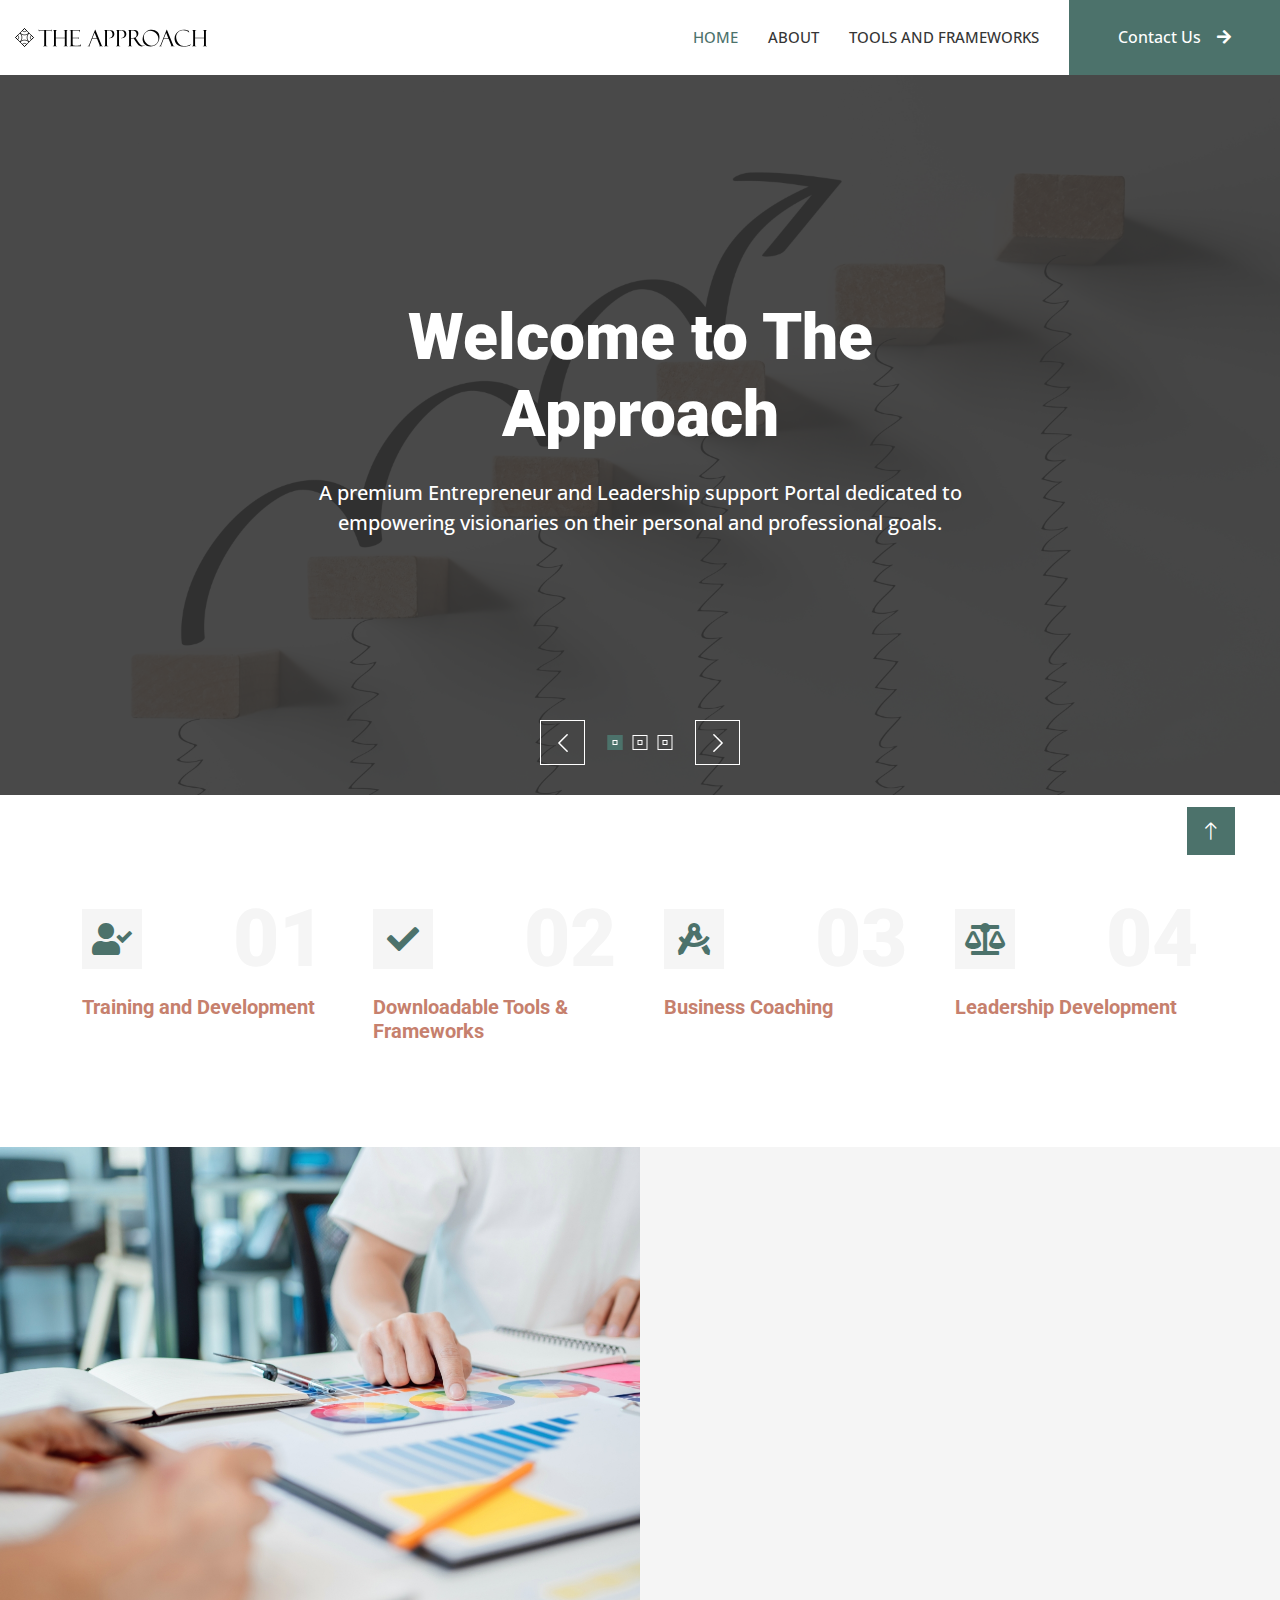
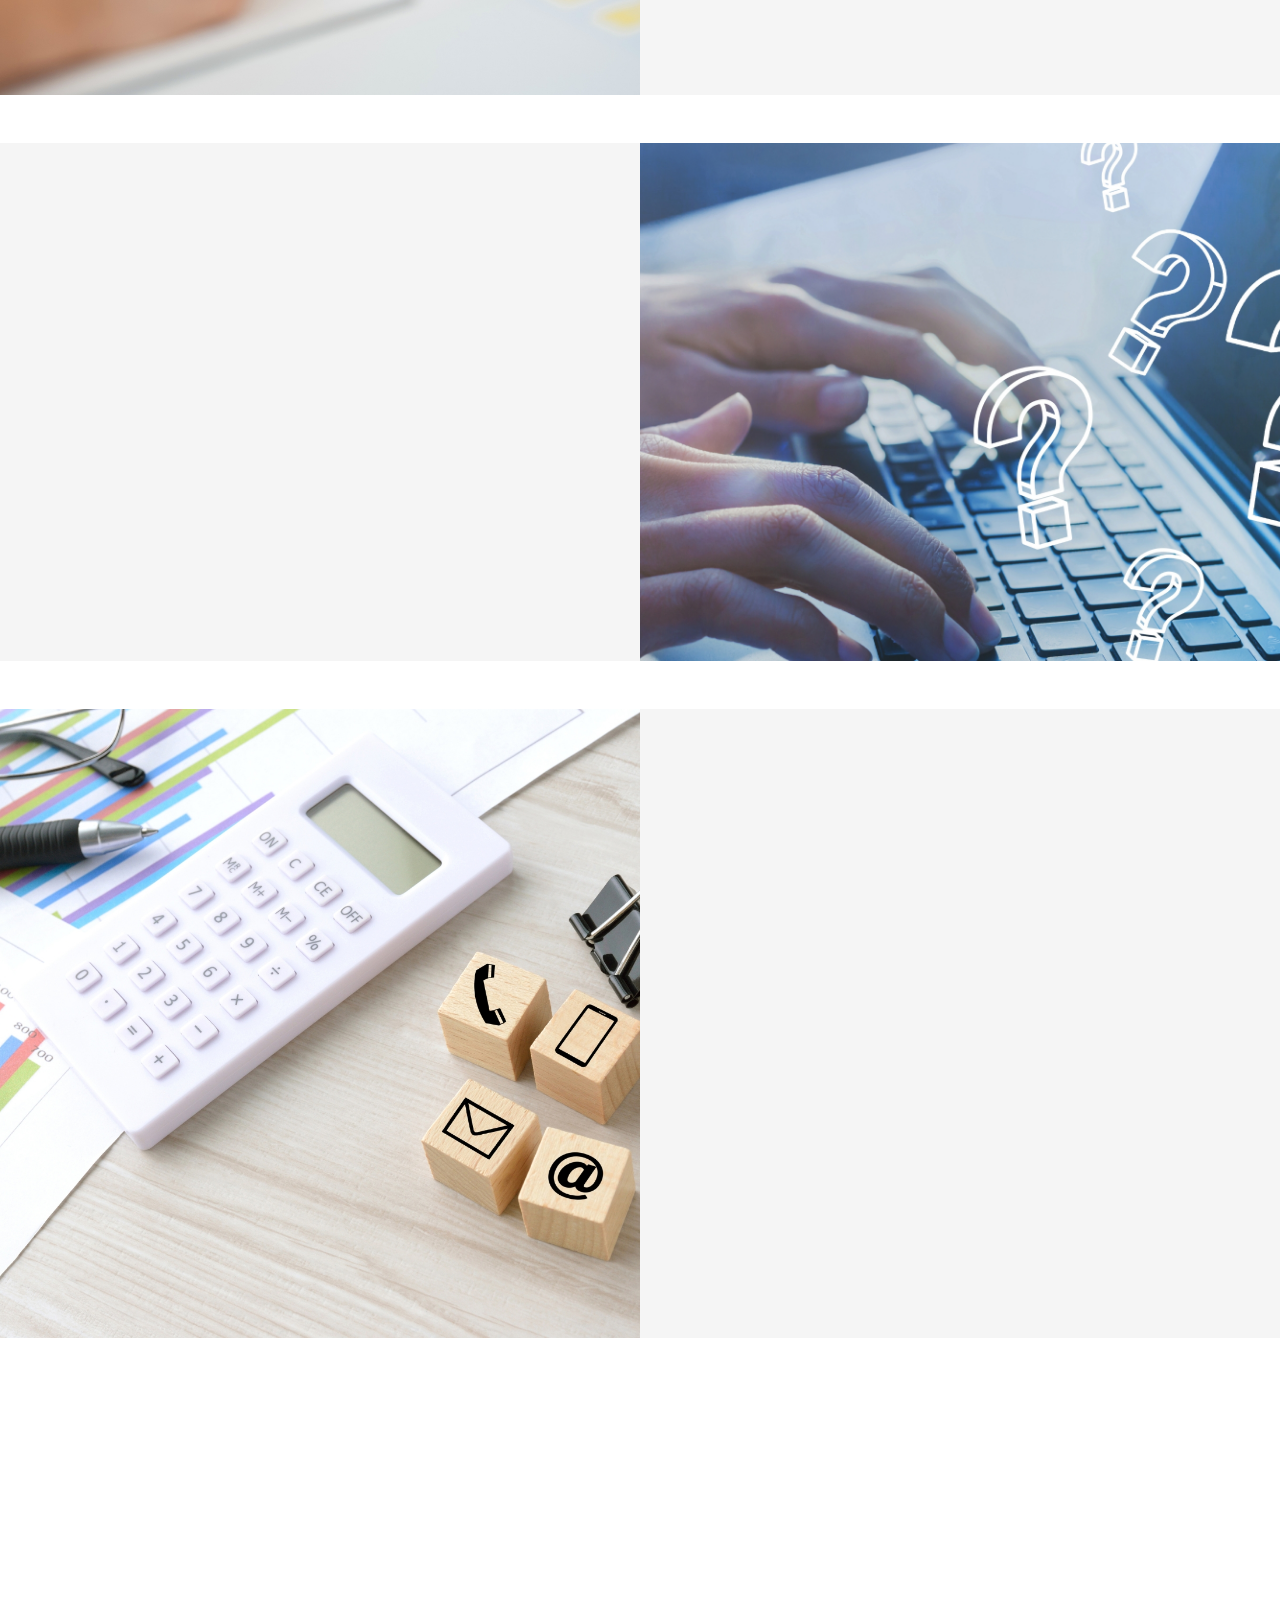
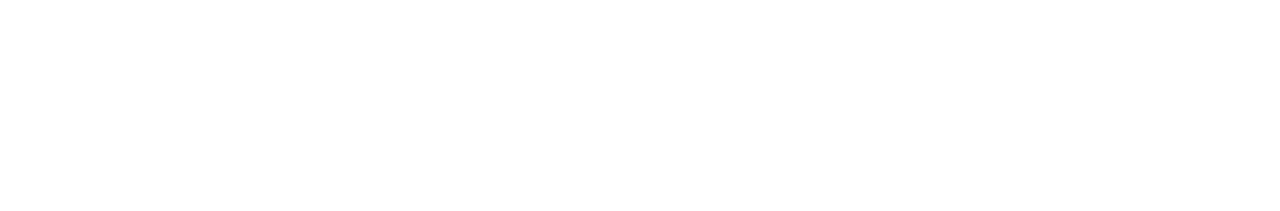
<file: index.html>
<!DOCTYPE html>
<html lang="en">

<head>
    <meta charset="utf-8">
    <title>The Approach</title>
    <meta content="width=device-width, initial-scale=1.0" name="viewport">
    <meta content="" name="keywords">
    <meta content="" name="description">

    <!-- Favicon -->
    <link href="img/favicon.ico" rel="icon">

    <!-- Google Web Fonts -->
    <link rel="preconnect" href="https://fonts.googleapis.com">
    <link rel="preconnect" href="https://fonts.gstatic.com" crossorigin>
    <link
        href="https://fonts.googleapis.com/css2?family=Open+Sans:wght@400;500&family=Roboto:wght@500;700;900&display=swap"
        rel="stylesheet">

    <!-- Icon Font Stylesheet -->
    <link href="https://cdnjs.cloudflare.com/ajax/libs/font-awesome/5.10.0/css/all.min.css" rel="stylesheet">
    <link href="https://cdn.jsdelivr.net/npm/bootstrap-icons@1.4.1/font/bootstrap-icons.css" rel="stylesheet">

    <!-- Libraries Stylesheet -->
    <link href="lib/animate/animate.min.css" rel="stylesheet">
    <link href="lib/owlcarousel/assets/owl.carousel.min.css" rel="stylesheet">
    <link href="lib/lightbox/css/lightbox.min.css" rel="stylesheet">

    <!-- Customized Bootstrap Stylesheet -->
    <link href="css/bootstrap.min.css" rel="stylesheet">

    <!-- Template Stylesheet -->
    <link href="css/style.css" rel="stylesheet">
</head>

<body>
    <!-- Spinner Start -->
    <div id="spinner"
        class="show bg-white position-fixed translate-middle w-100 vh-100 top-50 start-50 d-flex align-items-center justify-content-center">
        <div class="spinner-grow text-primary" style="width: 3rem; height: 3rem;" role="status">
            <span class="sr-only">Loading...</span>
        </div>
    </div>
    <!-- Spinner End -->


    <!-- Navbar Start -->
    <nav class="navbar navbar-expand-lg bg-white navbar-light sticky-top p-0">

        <img src="img/The Approach Logo_Black.svg" style="width: 15%; margin-left: 15px;">
        <button type="button" class="navbar-toggler me-4" data-bs-toggle="collapse" data-bs-target="#navbarCollapse">
            <span class="navbar-toggler-icon"></span>
        </button>
        <div class="collapse navbar-collapse" id="navbarCollapse">
            <div class="navbar-nav ms-auto p-4 p-lg-0">
                <a href="index.html" class="nav-item nav-link active">Home</a>
                <a href="about.html" class="nav-item nav-link">About</a>
                <a href="service.html" class="nav-item nav-link">Tools and Frameworks</a>
            </div>
            <a href="contact.html" class="btn btn-primary py-4 px-lg-5 d-none d-lg-block">Contact Us<i
                    class="fa fa-arrow-right ms-3"></i></a>
        </div>
    </nav>
    <!-- Navbar End -->


    <!-- Carousel Start -->
    <div class="container-fluid p-0 pb-5">
        <div class="owl-carousel header-carousel position-relative">
            <div class="owl-carousel-item position-relative">
                <img class="img-fluid" src="img/carousel-1.jpg" alt="">
                <div class="position-absolute top-0 start-0 w-100 h-100 d-flex align-items-center"
                    style="background: rgba(53, 53, 53, .9);">
                    <div class="container">
                        <div class="row justify-content-center">
                            <div class="col-12 col-lg-8 text-center">
                                <h1 class="display-3 text-white animated slideInDown mb-4">Welcome to The Approach</h1>
                                <p class="fs-5 fw-medium text-white mb-4 pb-2">A premium Entrepreneur and Leadership
                                    support Portal dedicated to empowering visionaries on their personal and
                                    professional goals.</p>
                                <!-- <a href="" class="btn btn-primary py-md-3 px-md-5 me-3 animated slideInLeft">Read
                                    More</a>
                                <a href="" class="btn btn-light py-md-3 px-md-5 animated slideInRight">Free Quote</a> -->
                            </div>
                        </div>
                    </div>
                </div>
            </div>
            <div class="owl-carousel-item position-relative">
                <img class="img-fluid" src="img/carousel-2.jpg" alt="">
                <div class="position-absolute top-0 start-0 w-100 h-100 d-flex align-items-center"
                    style="background: rgba(53, 53, 53, .9);">
                    <div class="container">
                        <div class="row justify-content-center">
                            <div class="col-12 col-lg-8 text-center">
                                <h1 class="display-3 text-white animated slideInDown mb-4">Our Mission</h1>
                                <p class="fs-5 fw-medium text-white mb-4 pb-2">
                                    Our mission is to empower visionaries by providing tailored support, strategic
                                    guidance, and comprehensive resources to propel them towards their business goals.
                                </p>
                                <!-- <a href="" class="btn btn-primary py-md-3 px-md-5 me-3 animated slideInLeft">Read
                                    More</a>
                                <a href="" class="btn btn-light py-md-3 px-md-5 animated slideInRight">Free Quote</a> -->
                            </div>
                        </div>
                    </div>
                </div>
            </div>
            <div class="owl-carousel-item position-relative">
                <img class="img-fluid" src="img/carousel-3.jpg" alt="">
                <div class="position-absolute top-0 start-0 w-100 h-100 d-flex align-items-center"
                    style="background: rgba(53, 53, 53, .9);">
                    <div class="container">
                        <div class="row justify-content-center">
                            <div class="col-12 col-lg-8 text-center">
                                <h1 class="display-3 text-white animated slideInDown mb-4">Our vision</h1>
                                <p class="fs-5 fw-medium text-white mb-4 pb-2">We aim to create a dynamic ecosystem
                                    where collaboration, innovation, and growth thrive, ultimately shaping a future
                                    where entrepreneurship knows no bounds.</p>
                                <!-- <a href="" class="btn btn-primary py-md-3 px-md-5 me-3 animated slideInLeft">Read
                                    More</a>
                                <a href="" class="btn btn-light py-md-3 px-md-5 animated slideInRight">Free Quote</a> -->
                            </div>
                        </div>
                    </div>
                </div>
            </div>
        </div>
    </div>
    <!-- Carousel End -->


    <!-- Feature Start -->
    <div class="container-xxl py-5">
        <div class="container">
            <div class="row g-5">
                <div class="col-md-6 col-lg-3 wow fadeIn" data-wow-delay="0.1s">
                    <div class="d-flex align-items-center justify-content-between mb-2">
                        <div class="d-flex align-items-center justify-content-center bg-light"
                            style="width: 60px; height: 60px;">
                            <i class="fa fa-user-check fa-2x text-primary"></i>
                        </div>
                        <h1 class="display-1 text-light mb-0">01</h1>
                    </div>
                    <h5>Training and Development</h5>
                </div>
                <div class="col-md-6 col-lg-3 wow fadeIn" data-wow-delay="0.3s">
                    <div class="d-flex align-items-center justify-content-between mb-2">
                        <div class="d-flex align-items-center justify-content-center bg-light"
                            style="width: 60px; height: 60px;">
                            <i class="fa fa-check fa-2x text-primary"></i>
                        </div>
                        <h1 class="display-1 text-light mb-0">02</h1>
                    </div>
                    <h5>Downloadable Tools & Frameworks</h5>
                </div>
                <div class="col-md-6 col-lg-3 wow fadeIn" data-wow-delay="0.5s">
                    <div class="d-flex align-items-center justify-content-between mb-2">
                        <div class="d-flex align-items-center justify-content-center bg-light"
                            style="width: 60px; height: 60px;">
                            <i class="fa fa-drafting-compass fa-2x text-primary"></i>
                        </div>
                        <h1 class="display-1 text-light mb-0">03</h1>
                    </div>
                    <h5>Business Coaching</h5>
                </div>
                <div class="col-md-6 col-lg-3 wow fadeIn" data-wow-delay="0.7s">
                    <div class="d-flex align-items-center justify-content-between mb-2">
                        <div class="d-flex align-items-center justify-content-center bg-light"
                            style="width: 60px; height: 60px;">
                            <i class="fa fa-balance-scale text-primary fa-2x"></i>
                        </div>
                        <h1 class="display-1 text-light mb-0">04</h1>
                    </div>
                    <h5>Leadership Development</h5>
                </div>
            </div>
        </div>
    </div>
    <!-- Feature Start -->



    <!-- About Start -->
    <div class="container-fluid bg-light overflow-hidden my-5 px-lg-0">
        <div class="container about px-lg-0">
            <div class="row g-0 mx-lg-0">
                <div class="col-lg-6 ps-lg-0" style="min-height: 400px;">
                    <div class="position-relative h-100">
                        <img class="position-absolute img-fluid w-100 h-100" src="img/about.jpg"
                            style="object-fit: cover;" alt="">
                    </div>
                </div>
                <div class="col-lg-6 about-text py-5 wow fadeIn" data-wow-delay="0.5s">
                    <div class="p-lg-5 pe-lg-0">
                        <div class="section-title text-start">
                            <h1 class="display-5 mb-4">Who we are</h1>
                        </div>
                        <p class="mb-4 pb-2">At The Approach, we are the premier Entrepreneur Support Organization (ESO)
                            dedicated to empowering visionaries on their journey to success. With a systematic and
                            intentional approach, we architect innovation and growth, offering tailored support and
                            resources to propel entrepreneurs towards their business goals.</p>
                        <div class="row g-4 mb-4 pb-2">
                            <div class="col-sm-6 wow fadeIn" data-wow-delay="0.1s">
                                <div class="d-flex align-items-center">
                                    <div class="d-flex flex-shrink-0 align-items-center justify-content-center bg-white"
                                        style="width: 60px; height: 60px;">
                                        <i class="fa fa-users fa-2x text-primary"></i>
                                    </div>
                                    <div class="ms-3">
                                        <h2 class="text-primary mb-1" data-toggle="counter-up">+100</h2>
                                        <p class="fw-medium mb-0">Coaching hours delivered</p>
                                    </div>
                                </div>
                            </div>
                            <div class="col-sm-6 wow fadeIn" data-wow-delay="0.3s">
                                <div class="d-flex align-items-center">
                                    <div class="d-flex flex-shrink-0 align-items-center justify-content-center bg-white"
                                        style="width: 60px; height: 60px;">
                                        <i class="fa fa-check fa-2x text-primary"></i>
                                    </div>
                                    <div class="ms-3">
                                        <h2 class="text-primary mb-1" data-toggle="counter-up">+25</h2>
                                        <p class="fw-medium mb-0">Workshops Facilitated</p>
                                    </div>
                                </div>
                            </div>
                        </div>
                    </div>
                </div>
            </div>
        </div>
    </div>
    <!-- About End -->


    <!-- Service Start -->
    <!-- <div class="container-xxl py-5">
        <div class="container">
            <div class="section-title text-center">
                <h1 class="display-5 mb-5">Our Services</h1>
            </div>
            <div class="row g-4">
                <div class="col-md-6 col-lg-4 wow fadeInUp" data-wow-delay="0.1s">
                    <div class="service-item">
                        <div class="overflow-hidden">
                            <img class="img-fluid" src="img/service-1.jpg" alt="">
                        </div>
                        <div class="p-4 text-center border border-5 border-light border-top-0">
                            <h4 class="mb-3">General Carpentry</h4>
                            <p>Stet stet justo dolor sed duo. Ut clita sea sit ipsum diam lorem diam.</p>
                            <a class="fw-medium" href="">Read More<i class="fa fa-arrow-right ms-2"></i></a>
                        </div>
                    </div>
                </div>
                <div class="col-md-6 col-lg-4 wow fadeInUp" data-wow-delay="0.3s">
                    <div class="service-item">
                        <div class="overflow-hidden">
                            <img class="img-fluid" src="img/service-2.jpg" alt="">
                        </div>
                        <div class="p-4 text-center border border-5 border-light border-top-0">
                            <h4 class="mb-3">Furniture Manufacturing</h4>
                            <p>Stet stet justo dolor sed duo. Ut clita sea sit ipsum diam lorem diam.</p>
                            <a class="fw-medium" href="">Read More<i class="fa fa-arrow-right ms-2"></i></a>
                        </div>
                    </div>
                </div>
                <div class="col-md-6 col-lg-4 wow fadeInUp" data-wow-delay="0.5s">
                    <div class="service-item">
                        <div class="overflow-hidden">
                            <img class="img-fluid" src="img/service-3.jpg" alt="">
                        </div>
                        <div class="p-4 text-center border border-5 border-light border-top-0">
                            <h4 class="mb-3">Furniture Remodeling</h4>
                            <p>Stet stet justo dolor sed duo. Ut clita sea sit ipsum diam lorem diam.</p>
                            <a class="fw-medium" href="">Read More<i class="fa fa-arrow-right ms-2"></i></a>
                        </div>
                    </div>
                </div>
                <div class="col-md-6 col-lg-4 wow fadeInUp" data-wow-delay="0.1s">
                    <div class="service-item">
                        <div class="overflow-hidden">
                            <img class="img-fluid" src="img/service-4.jpg" alt="">
                        </div>
                        <div class="p-4 text-center border border-5 border-light border-top-0">
                            <h4 class="mb-3">Wooden Floor</h4>
                            <p>Stet stet justo dolor sed duo. Ut clita sea sit ipsum diam lorem diam.</p>
                            <a class="fw-medium" href="">Read More<i class="fa fa-arrow-right ms-2"></i></a>
                        </div>
                    </div>
                </div>
                <div class="col-md-6 col-lg-4 wow fadeInUp" data-wow-delay="0.3s">
                    <div class="service-item">
                        <div class="overflow-hidden">
                            <img class="img-fluid" src="img/service-5.jpg" alt="">
                        </div>
                        <div class="p-4 text-center border border-5 border-light border-top-0">
                            <h4 class="mb-3">Wooden Furniture</h4>
                            <p>Stet stet justo dolor sed duo. Ut clita sea sit ipsum diam lorem diam.</p>
                            <a class="fw-medium" href="">Read More<i class="fa fa-arrow-right ms-2"></i></a>
                        </div>
                    </div>
                </div>
                <div class="col-md-6 col-lg-4 wow fadeInUp" data-wow-delay="0.5s">
                    <div class="service-item">
                        <div class="overflow-hidden">
                            <img class="img-fluid" src="img/service-6.jpg" alt="">
                        </div>
                        <div class="p-4 text-center border border-5 border-light border-top-0">
                            <h4 class="mb-3">Custom Work</h4>
                            <p>Stet stet justo dolor sed duo. Ut clita sea sit ipsum diam lorem diam.</p>
                            <a class="fw-medium" href="">Read More<i class="fa fa-arrow-right ms-2"></i></a>
                        </div>
                    </div>
                </div>
            </div>
        </div>
    </div> -->
    <!-- Service End -->


    <!-- Feature Start -->
    <div class="container-fluid bg-light overflow-hidden my-5 px-lg-0">
        <div class="container feature px-lg-0">
            <div class="row g-0 mx-lg-0">
                <div class="col-lg-6 feature-text py-5 wow fadeIn" data-wow-delay="0.5s">
                    <div class="p-lg-5 ps-lg-0">
                        <div class="section-title text-start">
                            <h1 class="display-5 mb-4">Why Choose Us</h1>
                        </div>
                        <p class="mb-4 pb-2">At the Approach</p>
                        <div class="row g-4">
                            <div class="col-6">
                                <div class="d-flex align-items-center">
                                    <div class="d-flex flex-shrink-0 align-items-center justify-content-center bg-white"
                                        style="width: 60px; height: 60px;">
                                        <i class="fa fa-check fa-2x text-primary"></i>
                                    </div>
                                    <div class="ms-4">
                                        <p class="mb-2">Training &</p>
                                        <h5 class="mb-0">Development</h5>
                                    </div>
                                </div>
                            </div>
                            <div class="col-6">
                                <div class="d-flex align-items-center">
                                    <div class="d-flex flex-shrink-0 align-items-center justify-content-center bg-white"
                                        style="width: 60px; height: 60px;">
                                        <i class="fa fa-user-check fa-2x text-primary"></i>
                                    </div>
                                    <div class="ms-4">
                                        <p class="mb-2">Providing Downloadable</p>
                                        <h5 class="mb-0">tools and Frameworks</h5>
                                    </div>
                                </div>
                            </div>
                            <div class="col-6">
                                <div class="d-flex align-items-center">
                                    <div class="d-flex flex-shrink-0 align-items-center justify-content-center bg-white"
                                        style="width: 60px; height: 60px;">
                                        <i class="fa fa-drafting-compass fa-2x text-primary"></i>
                                    </div>
                                    <div class="ms-4">
                                        <p class="mb-2">Business</p>
                                        <h5 class="mb-0">Coaching</h5>
                                    </div>
                                </div>
                            </div>
                            <div class="col-6">
                                <div class="d-flex align-items-center">
                                    <div class="d-flex flex-shrink-0 align-items-center justify-content-center bg-white"
                                        style="width: 60px; height: 60px;">
                                        <i class="fa fa-balance-scale text-primary fa-2x text-primary"></i>
                                    </div>
                                    <div class="ms-4">
                                        <p class="mb-2">Leadership</p>
                                        <h5 class="mb-0">Development</h5>
                                    </div>
                                </div>
                            </div>
                        </div>
                    </div>
                </div>
                <div class="col-lg-6 pe-lg-0" style="min-height: 400px;">
                    <div class="position-relative h-100">
                        <img class="position-absolute img-fluid w-100 h-100" src="img/feature.jpg"
                            style="object-fit: cover;" alt="">
                    </div>
                </div>
            </div>
        </div>
    </div>
    <!-- Feature End -->


    <!-- Projects Start -->
    <!-- <div class="container-xxl py-5">
        <div class="container">
            <div class="section-title text-center">
                <h1 class="display-5 mb-5">Tools and Frameworks</h1>
            </div>
            <div class="row mt-n2 wow fadeInUp" data-wow-delay="0.3s">
                <div class="col-12 text-center">
                    <ul class="list-inline mb-5" id="portfolio-flters">
                        <li class="mx-2 active" data-filter="*">All</li>
                        <li class="mx-2" data-filter=".first">Business Perfomance Tools</li>
                        <li class="mx-2" data-filter=".second">Client Perfomance Tools</li>
                    </ul>
                </div>
            </div>
            <div class="row g-4 portfolio-container">
                <div class="col-lg-4 col-md-6 portfolio-item first wow fadeInUp" data-wow-delay="0.1s">
                    <div class="rounded overflow-hidden">
                        <div class="position-relative overflow-hidden">
                            <img class="img-fluid w-100" src="img/Approach pdf-04.jpg" alt="">
                            <div class="portfolio-overlay">
                                <a class="btn btn-square btn-outline-light mx-1" href="img/Approach pdf-04.jpg"
                                    data-lightbox="portfolio"><i class="fa fa-eye"></i></a>
                                <a class="btn btn-square btn-outline-light mx-1"
                                    href="./assets/Mission and Vision Tools.pdf" target="_blank"><i
                                        class="fa fa-link"></i></a>
                            </div>
                        </div>
                        <div class="border border-5 border-light border-top-0 p-4">
                            <p class="text-primary fw-medium mb-2">Business Perfomance Tools</p>
                            <h5 class="lh-base mb-0">Mission and Vision Tools</a>
                        </div>
                    </div>
                </div>
                <div class="col-lg-4 col-md-6 portfolio-item second wow fadeInUp" data-wow-delay="0.3s">
                    <div class="rounded overflow-hidden">
                        <div class="position-relative overflow-hidden">
                            <img class="img-fluid w-100" src="img/Approach pdf-01.jpg" alt="">
                            <div class="portfolio-overlay">
                                <a class="btn btn-square btn-outline-light mx-1" href="img/Approach pdf-01.jpg"
                                    data-lightbox="portfolio"><i class="fa fa-eye"></i></a>
                                <a class="btn btn-square btn-outline-light mx-1"
                                    href="./assets/Personal Productivity, priority and time management.pdf"
                                    target="_blank"><i class="fa fa-link"></i></a>
                            </div>
                        </div>
                        <div class="border border-5 border-light border-top-0 p-4">
                            <p class="text-primary fw-medium mb-2">Client Perfomance Tools</p>
                            <h5 class="lh-base mb-0">Personal Productivity, priority and time management</a>
                        </div>
                    </div>
                </div>
                <div class="col-lg-4 col-md-6 portfolio-item first wow fadeInUp" data-wow-delay="0.5s">
                    <div class="rounded overflow-hidden">
                        <div class="position-relative overflow-hidden">
                            <img class="img-fluid w-100" src="img/Business-review.jpg" alt="">
                            <div class="portfolio-overlay">
                                <a class="btn btn-square btn-outline-light mx-1" href="img/Business-review.jpg"
                                    data-lightbox="portfolio"><i class="fa fa-eye"></i></a>
                                <a class="btn btn-square btn-outline-light mx-1" href="./assets/Business Review.pdf"><i
                                        class="fa fa-link"></i></a>
                            </div>
                        </div>
                        <div class="border border-5 border-light border-top-0 p-4">
                            <p class="text-primary fw-medium mb-2">Business Perfomance Tools</p>
                            <h5 class="lh-base mb-0">Business Review</a>
                        </div>
                    </div>
                </div>
                <div class="col-lg-4 col-md-6 portfolio-item second wow fadeInUp" data-wow-delay="0.1s">
                    <div class="rounded overflow-hidden">
                        <div class="position-relative overflow-hidden">
                            <img class="img-fluid w-100" src="img/Approach pdf-02.jpg" alt="">
                            <div class="portfolio-overlay">
                                <a class="btn btn-square btn-outline-light mx-1" href="img/Approach pdf-02.jpg"
                                    data-lightbox="portfolio"><i class="fa fa-eye"></i></a>
                                <a class="btn btn-square btn-outline-light mx-1"
                                    href="./assets/Personal Effectiveness Tools_New.pdf" target="_blank"><i
                                        class="fa fa-link"></i></a>
                            </div>
                        </div>
                        <div class="border border-5 border-light border-top-0 p-4">
                            <p class="text-primary fw-medium mb-2">Client Perfomance Tools</p>
                            <h5 class="lh-base mb-0">Personal Effectiveness tools</a>
                        </div>
                    </div>
                </div>
                <div class="col-lg-4 col-md-6 portfolio-item first wow fadeInUp" data-wow-delay="0.3s">
                    <div class="rounded overflow-hidden">
                        <div class="position-relative overflow-hidden">
                            <img class="img-fluid w-100" src="img/Approach pdf-06.jpg" alt="">
                            <div class="portfolio-overlay">
                                <a class="btn btn-square btn-outline-light mx-1" href="img/Approach pdf-06.jpg"
                                    data-lightbox="portfolio"><i class="fa fa-eye"></i></a>
                                <a class="btn btn-square btn-outline-light mx-1"
                                    href="./assets/Business Goal Setting and Tracking Tools.pdf" target="_blank"><i
                                        class="fa fa-link"></i></a>
                            </div>
                        </div>
                        <div class="border border-5 border-light border-top-0 p-4">
                            <p class="text-primary fw-medium mb-2">Business Perfomance Tools</p>
                            <h5 class="lh-base mb-0">Business Goal Setting and Tracking Tools</a>
                        </div>
                    </div>
                </div>
                <div class="col-lg-4 col-md-6 portfolio-item second wow fadeInUp" data-wow-delay="0.5s">
                    <div class="rounded overflow-hidden">
                        <div class="position-relative overflow-hidden">
                            <img class="img-fluid w-100" src="img/Approach pdf-03.jpg" alt="">
                            <div class="portfolio-overlay">
                                <a class="btn btn-square btn-outline-light mx-1" href="img/Approach pdf-03.jpg"
                                    data-lightbox="portfolio"><i class="fa fa-eye"></i></a>
                                <a class="btn btn-square btn-outline-light mx-1"
                                    href="./assets/Work-Life Balance Tools.pdf" target="_blank"><i
                                        class="fa fa-link"></i></a>
                            </div>
                        </div>
                        <div class="border border-5 border-light border-top-0 p-4">
                            <p class="text-primary fw-medium mb-2">Client Perfomance Tools</p>
                            <h5 class="lh-base mb-0">Work-life balance tools</a>
                        </div>
                    </div>
                </div>
                <div class="col-lg-4 col-md-6 portfolio-item first wow fadeInUp" data-wow-delay="0.3s">
                    <div class="rounded overflow-hidden">
                        <div class="position-relative overflow-hidden">
                            <img class="img-fluid w-100" src="img/Approach pdf-07.jpg" alt="">
                            <div class="portfolio-overlay">
                                <a class="btn btn-square btn-outline-light mx-1" href="img/Approach pdf-07.jpg"
                                    data-lightbox="portfolio"><i class="fa fa-eye"></i></a>
                                <a class="btn btn-square btn-outline-light mx-1"
                                    href="./assets/Problem Solving and Decision Making.pdf" target="_blank"><i
                                        class="fa fa-link"></i></a>
                            </div>
                        </div>
                        <div class="border border-5 border-light border-top-0 p-4">
                            <p class="text-primary fw-medium mb-2">Business Perfomance Tools</p>
                            <h5 class="lh-base mb-0">Problem Solving and Decision Making Skills</a>
                        </div>
                    </div>
                </div>
            </div>
        </div>
    </div> -->
    <!-- Projects End -->


    <!-- Quote Start -->
    <div class="container-fluid bg-light overflow-hidden my-5 px-lg-0">
        <div class="container quote px-lg-0">
            <div class="row g-0 mx-lg-0">
                <div class="col-lg-6 ps-lg-0" style="min-height: 400px;">
                    <div class="position-relative h-100">
                        <img class="position-absolute img-fluid w-100 h-100" src="img/quote.jpg"
                            style="object-fit: cover;" alt="">
                    </div>
                </div>
                <div class="col-lg-6 quote-text py-5 wow fadeIn" data-wow-delay="0.5s">
                    <div class="p-lg-5 pe-lg-0">
                        <div class="section-title text-start">
                            <h1 class="display-5 mb-4">Make an Inquiry</h1>
                        </div>
                        <p class="mb-4 pb-2">Contact us for any inquiries, booking a session and any business coaching
                            services.</p>
                        <form>
                            <div class="row g-3">
                                <div class="col-12 col-sm-6">
                                    <input type="text" class="form-control border-0" placeholder="Your Name"
                                        style="height: 55px;">
                                </div>
                                <div class="col-12 col-sm-6">
                                    <input type="email" class="form-control border-0" placeholder="Your Email"
                                        style="height: 55px;">
                                </div>
                                <div class="col-12 col-sm-6">
                                    <input type="text" class="form-control border-0" placeholder="Your Mobile"
                                        style="height: 55px;">
                                </div>
                                <div class="col-12">
                                    <textarea class="form-control border-0" placeholder="Inquiry"></textarea>
                                </div>
                                <div class="col-12">
                                    <button class="btn btn-primary w-100 py-3" type="submit"
                                        onclick="location.href='mailto:sidra.n.pasta@gmail.com'">Submit</button>
                                </div>
                            </div>
                        </form>
                    </div>
                </div>
            </div>
        </div>
    </div>
    <!-- Quote End -->


    <!-- Team Start -->
    <!-- <div class="container-xxl py-5">
        <div class="container">
            <div class="section-title text-center">
                <h1 class="display-5 mb-5">Team Members</h1>
            </div>
            <div class="row g-4">
                <div class="col-lg-3 col-md-6 wow fadeInUp" data-wow-delay="0.1s">
                    <div class="team-item">
                        <div class="overflow-hidden position-relative">
                            <img class="img-fluid" src="img/team-1.jpg" alt="">
                            <div class="team-social">
                                <a class="btn btn-square" href=""><i class="fab fa-facebook-f"></i></a>
                                <a class="btn btn-square" href=""><i class="fab fa-twitter"></i></a>
                                <a class="btn btn-square" href=""><i class="fab fa-instagram"></i></a>
                            </div>
                        </div>
                        <div class="text-center border border-5 border-light border-top-0 p-4">
                            <h5 class="mb-0">Full Name</h5>
                            <small>Designation</small>
                        </div>
                    </div>
                </div>
                <div class="col-lg-3 col-md-6 wow fadeInUp" data-wow-delay="0.3s">
                    <div class="team-item">
                        <div class="overflow-hidden position-relative">
                            <img class="img-fluid" src="img/team-2.jpg" alt="">
                            <div class="team-social">
                                <a class="btn btn-square" href=""><i class="fab fa-facebook-f"></i></a>
                                <a class="btn btn-square" href=""><i class="fab fa-twitter"></i></a>
                                <a class="btn btn-square" href=""><i class="fab fa-instagram"></i></a>
                            </div>
                        </div>
                        <div class="text-center border border-5 border-light border-top-0 p-4">
                            <h5 class="mb-0">Full Name</h5>
                            <small>Designation</small>
                        </div>
                    </div>
                </div>
                <div class="col-lg-3 col-md-6 wow fadeInUp" data-wow-delay="0.5s">
                    <div class="team-item">
                        <div class="overflow-hidden position-relative">
                            <img class="img-fluid" src="img/team-3.jpg" alt="">
                            <div class="team-social">
                                <a class="btn btn-square" href=""><i class="fab fa-facebook-f"></i></a>
                                <a class="btn btn-square" href=""><i class="fab fa-twitter"></i></a>
                                <a class="btn btn-square" href=""><i class="fab fa-instagram"></i></a>
                            </div>
                        </div>
                        <div class="text-center border border-5 border-light border-top-0 p-4">
                            <h5 class="mb-0">Full Name</h5>
                            <small>Designation</small>
                        </div>
                    </div>
                </div>
                <div class="col-lg-3 col-md-6 wow fadeInUp" data-wow-delay="0.7s">
                    <div class="team-item">
                        <div class="overflow-hidden position-relative">
                            <img class="img-fluid" src="img/team-4.jpg" alt="">
                            <div class="team-social">
                                <a class="btn btn-square" href=""><i class="fab fa-facebook-f"></i></a>
                                <a class="btn btn-square" href=""><i class="fab fa-twitter"></i></a>
                                <a class="btn btn-square" href=""><i class="fab fa-instagram"></i></a>
                            </div>
                        </div>
                        <div class="text-center border border-5 border-light border-top-0 p-4">
                            <h5 class="mb-0">Full Name</h5>
                            <small>Designation</small>
                        </div>
                    </div>
                </div>
            </div>
        </div>
    </div> -->
    <!-- Team End -->


    <!-- Testimonial Start -->
    <!-- <div class="container-xxl py-5 wow fadeInUp" data-wow-delay="0.1s">
        <div class="container">
            <div class="section-title text-center">
                <h1 class="display-5 mb-5">Testimonial</h1>
            </div>
            <div class="owl-carousel testimonial-carousel">
                <div class="testimonial-item text-center">
                    <img class="img-fluid bg-light p-2 mx-auto mb-3" src="img/testimonial-1.jpg"
                        style="width: 90px; height: 90px;">
                    <div class="testimonial-text text-center p-4">
                        <p>Clita clita tempor justo dolor ipsum amet kasd amet duo justo duo duo labore sed sed. Magna
                            ut diam sit et amet stet eos sed clita erat magna elitr erat sit sit erat at rebum justo sea
                            clita.</p>
                        <h5 class="mb-1">Client Name</h5>
                        <span class="fst-italic">Profession</span>
                    </div>
                </div>
                <div class="testimonial-item text-center">
                    <img class="img-fluid bg-light p-2 mx-auto mb-3" src="img/testimonial-2.jpg"
                        style="width: 90px; height: 90px;">
                    <div class="testimonial-text text-center p-4">
                        <p>Clita clita tempor justo dolor ipsum amet kasd amet duo justo duo duo labore sed sed. Magna
                            ut diam sit et amet stet eos sed clita erat magna elitr erat sit sit erat at rebum justo sea
                            clita.</p>
                        <h5 class="mb-1">Client Name</h5>
                        <span class="fst-italic">Profession</span>
                    </div>
                </div>
                <div class="testimonial-item text-center">
                    <img class="img-fluid bg-light p-2 mx-auto mb-3" src="img/testimonial-3.jpg"
                        style="width: 90px; height: 90px;">
                    <div class="testimonial-text text-center p-4">
                        <p>Clita clita tempor justo dolor ipsum amet kasd amet duo justo duo duo labore sed sed. Magna
                            ut diam sit et amet stet eos sed clita erat magna elitr erat sit sit erat at rebum justo sea
                            clita.</p>
                        <h5 class="mb-1">Client Name</h5>
                        <span class="fst-italic">Profession</span>
                    </div>
                </div>
            </div>
        </div>
    </div> -->
    <!-- Testimonial End -->


    <!-- Footer Start -->
    <div class="container-fluid bg-dark text-light footer pt-5 wow fadeIn" data-wow-delay="0.1s"
        style="margin-top: 6rem;">
        <div class="container py-5">
            <div class="row g-5">
                <div class="col-lg-3 col-md-6">
                    <h4 class="text-light mb-4">Address</h4>
                    <p class="mb-2"><i class="fa fa-map-marker-alt me-3"></i>Nyali, Mombasa, Kenya</p>
                    <p class="mb-2"><i class="fa fa-envelope me-3"></i>sidra.n.pasta@gmail.com</p>
                    <div class="d-flex pt-2">
                        <a class="btn btn-outline-light btn-social" href="#"><i class="fab fa-twitter"></i></a>
                        <a class="btn btn-outline-light btn-social" href="#"><i class="fab fa-facebook-f"></i></a>
                        <!-- <a class="btn btn-outline-light btn-social" href="#"><i class="fab fa-youtube"></i></a> -->
                        <a class="btn btn-outline-light btn-social" href="#"><i class="fab fa-linkedin-in"></i></a>
                    </div>
                </div>
                <div class="col-lg-3 col-md-6">
                    <h4 class="text-light mb-4">Tools and Frameworks</h4>
                    <a class="btn btn-link" href="">Business Perfomance Tools</a>
                    <a class="btn btn-link" href="">Client Perfomance Tools</a>
                </div>
                <div class="col-lg-3 col-md-6">
                    <h4 class="text-light mb-4">Quick Links</h4>
                    <a class="btn btn-link" href="about.html">About Us</a>
                    <a class="btn btn-link" href="contact.html">Contact Us</a>
                    <a class="btn btn-link" href="service.html">Tools and Frameworks</a>
                </div>
                <!-- <div class="col-lg-3 col-md-6">
                    <h4 class="text-light mb-4">Newsletter</h4>
                    <p>Dolor amet sit justo amet elitr clita ipsum elitr est.</p>
                    <div class="position-relative mx-auto" style="max-width: 400px;">
                        <input class="form-control border-0 w-100 py-3 ps-4 pe-5" type="text" placeholder="Your email">
                        <button type="button"
                            class="btn btn-primary py-2 position-absolute top-0 end-0 mt-2 me-2">SignUp</button>
                    </div>
                </div> -->
            </div>
        </div>
        <div class="container">
            <div class="copyright">
                <div class="row">
                    <div class="col-md-6 text-center text-md-start mb-3 mb-md-0">
                        &copy; <a class="border-bottom" href="#">The Approach</a>, All Right Reserved.
                    </div>
                    <div class="col-md-6 text-center text-md-end">
                        <!--/*** This template is free as long as you keep the footer author’s credit link/attribution link/backlink. If you'd like to use the template without the footer author’s credit link/attribution link/backlink, you can purchase the Credit Removal License from "https://htmlcodex.com/credit-removal". Thank you for your support. ***/-->
                        <!-- Developed by<a class="border-bottom" href="#"> </a> -->
                    </div>
                </div>
            </div>
        </div>
    </div>
    <!-- Footer End -->


    <!-- Back to Top -->
    <a href="#" class="btn btn-lg btn-primary btn-lg-square rounded-0 back-to-top"><i class="bi bi-arrow-up"></i></a>


    <!-- JavaScript Libraries -->
    <script src="https://code.jquery.com/jquery-3.4.1.min.js"></script>
    <script src="https://cdn.jsdelivr.net/npm/bootstrap@5.0.0/dist/js/bootstrap.bundle.min.js"></script>
    <script src="lib/wow/wow.min.js"></script>
    <script src="lib/easing/easing.min.js"></script>
    <script src="lib/waypoints/waypoints.min.js"></script>
    <script src="lib/counterup/counterup.min.js"></script>
    <script src="lib/owlcarousel/owl.carousel.min.js"></script>
    <script src="lib/isotope/isotope.pkgd.min.js"></script>
    <script src="lib/lightbox/js/lightbox.min.js"></script>

    <!-- Template Javascript -->
    <script src="js/main.js"></script>
</body>

</html>
</file>
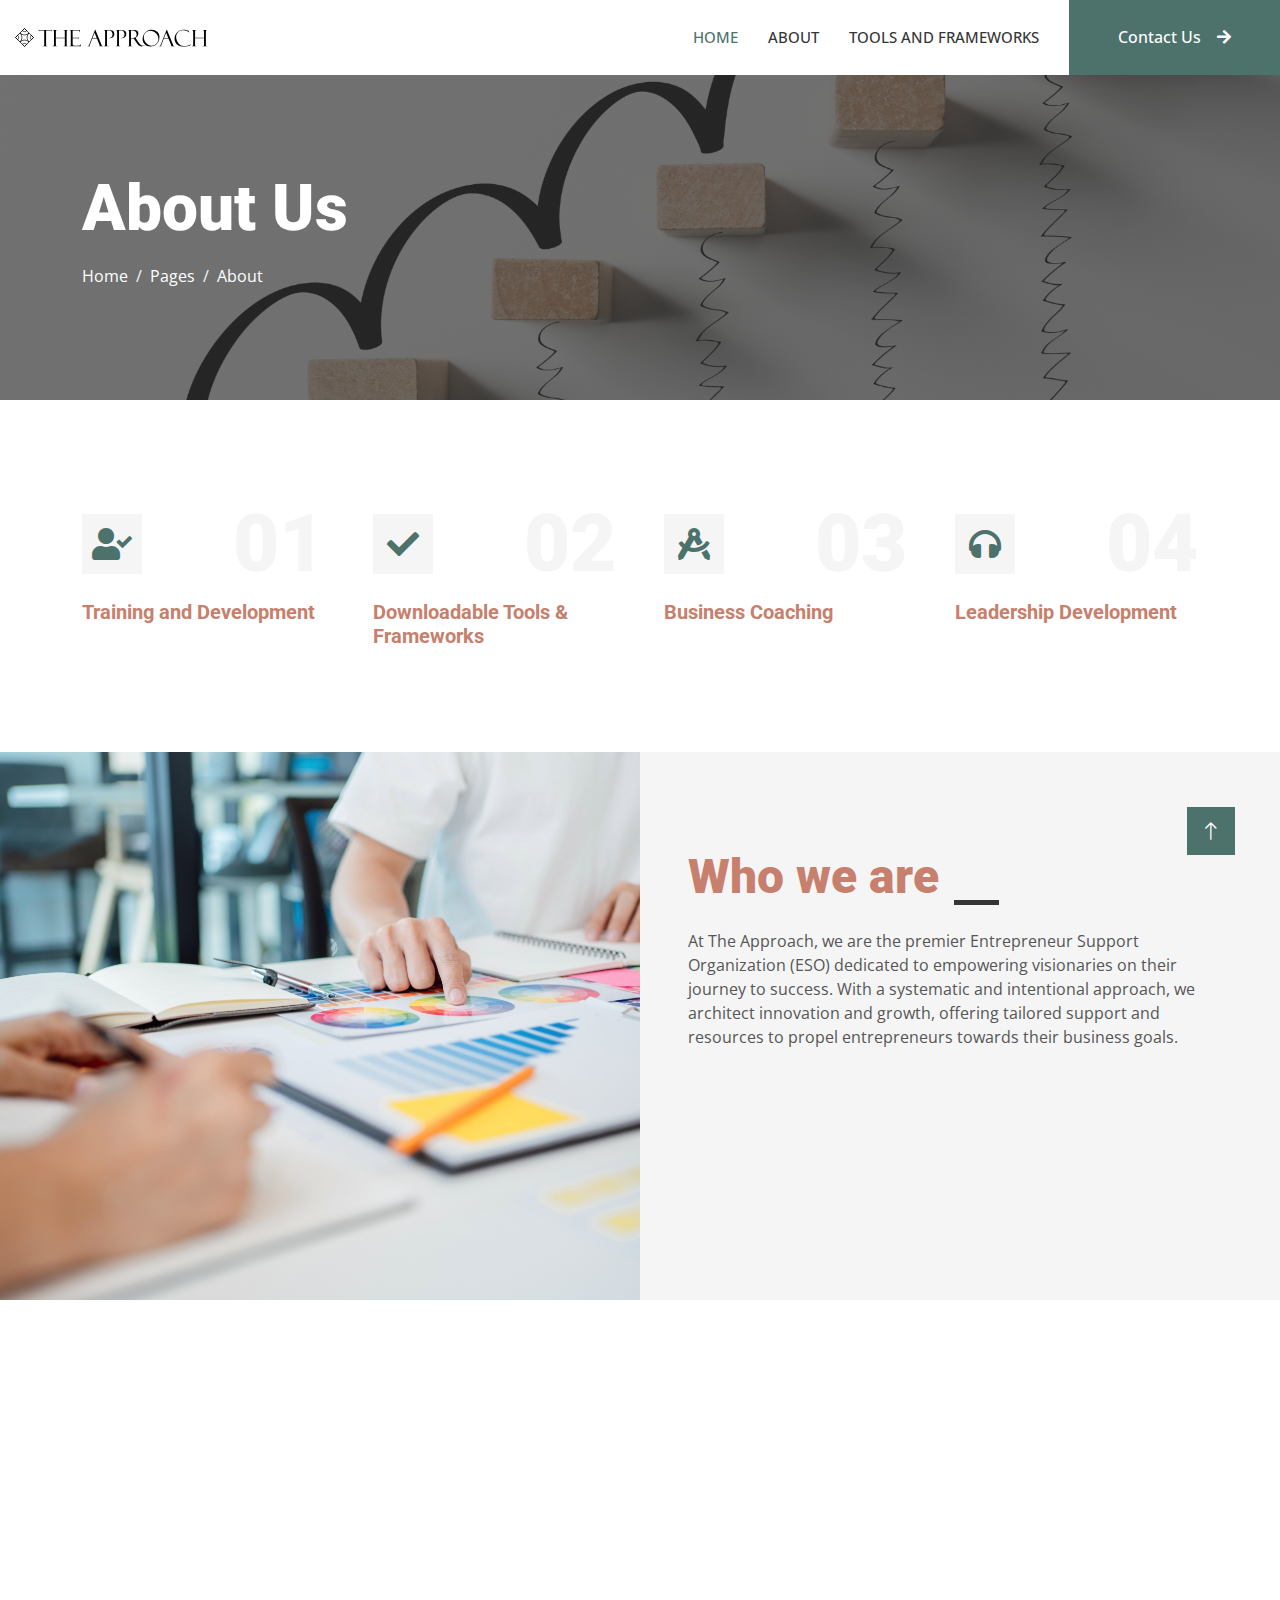
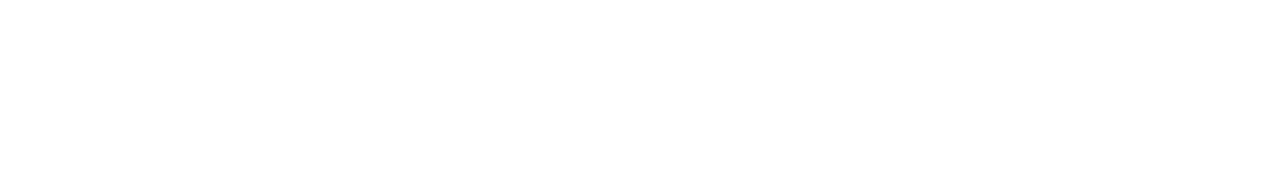
<file: about.html>
<!DOCTYPE html>
<html lang="en">

<head>
    <meta charset="utf-8">
    <title>The Approach</title>
    <meta content="width=device-width, initial-scale=1.0" name="viewport">
    <meta content="" name="keywords">
    <meta content="" name="description">

    <!-- Favicon -->
    <link href="img/favicon.ico" rel="icon">

    <!-- Google Web Fonts -->
    <link rel="preconnect" href="https://fonts.googleapis.com">
    <link rel="preconnect" href="https://fonts.gstatic.com" crossorigin>
    <link
        href="https://fonts.googleapis.com/css2?family=Open+Sans:wght@400;500&family=Roboto:wght@500;700;900&display=swap"
        rel="stylesheet">

    <!-- Icon Font Stylesheet -->
    <link href="https://cdnjs.cloudflare.com/ajax/libs/font-awesome/5.10.0/css/all.min.css" rel="stylesheet">
    <link href="https://cdn.jsdelivr.net/npm/bootstrap-icons@1.4.1/font/bootstrap-icons.css" rel="stylesheet">

    <!-- Libraries Stylesheet -->
    <link href="lib/animate/animate.min.css" rel="stylesheet">
    <link href="lib/owlcarousel/assets/owl.carousel.min.css" rel="stylesheet">
    <link href="lib/lightbox/css/lightbox.min.css" rel="stylesheet">

    <!-- Customized Bootstrap Stylesheet -->
    <link href="css/bootstrap.min.css" rel="stylesheet">

    <!-- Template Stylesheet -->
    <link href="css/style.css" rel="stylesheet">
</head>

<body>
    <!-- Spinner Start -->
    <div id="spinner"
        class="show bg-white position-fixed translate-middle w-100 vh-100 top-50 start-50 d-flex align-items-center justify-content-center">
        <div class="spinner-grow text-primary" style="width: 3rem; height: 3rem;" role="status">
            <span class="sr-only">Loading...</span>
        </div>
    </div>
    <!-- Spinner End -->


    <!-- Topbar Start -->
    <!-- <div class="container-fluid bg-light p-0">
        <div class="row gx-0 d-none d-lg-flex">
            <div class="col-lg-7 px-5 text-start">
                <div class="h-100 d-inline-flex align-items-center py-3 me-4">
                    <small class="fa fa-map-marker-alt text-primary me-2"></small>
                    <small>123 Street, New York, USA</small>
                </div>
                <div class="h-100 d-inline-flex align-items-center py-3">
                    <small class="far fa-clock text-primary me-2"></small>
                    <small>Mon - Fri : 09.00 AM - 09.00 PM</small>
                </div>
            </div>
            <div class="col-lg-5 px-5 text-end">
                <div class="h-100 d-inline-flex align-items-center py-3 me-4">
                    <small class="fa fa-phone-alt text-primary me-2"></small>
                    <small>+012 345 6789</small>
                </div>
                <div class="h-100 d-inline-flex align-items-center">
                    <a class="btn btn-sm-square bg-white text-primary me-1" href=""><i
                            class="fab fa-facebook-f"></i></a>
                    <a class="btn btn-sm-square bg-white text-primary me-1" href=""><i class="fab fa-twitter"></i></a>
                    <a class="btn btn-sm-square bg-white text-primary me-1" href=""><i
                            class="fab fa-linkedin-in"></i></a>
                    <a class="btn btn-sm-square bg-white text-primary me-0" href=""><i class="fab fa-instagram"></i></a>
                </div>
            </div>
        </div>
    </div> -->
    <!-- Topbar End -->


    <!-- Navbar Start -->
    <nav class="navbar navbar-expand-lg bg-white navbar-light sticky-top p-0">

        <img src="img/The Approach Logo_Black.svg" style="width: 15%; margin-left: 15px;">
        <button type="button" class="navbar-toggler me-4" data-bs-toggle="collapse" data-bs-target="#navbarCollapse">
            <span class="navbar-toggler-icon"></span>
        </button>
        <div class="collapse navbar-collapse" id="navbarCollapse">
            <div class="navbar-nav ms-auto p-4 p-lg-0">
                <a href="index.html" class="nav-item nav-link active">Home</a>
                <a href="about.html" class="nav-item nav-link">About</a>
                <a href="service.html" class="nav-item nav-link">Tools and Frameworks</a>
            </div>
            <a href="contact.html" class="btn btn-primary py-4 px-lg-5 d-none d-lg-block">Contact Us<i
                    class="fa fa-arrow-right ms-3"></i></a>
        </div>
    </nav>
    <!-- Navbar End -->


    <!-- Page Header Start -->
    <div class="container-fluid page-header py-5 mb-5">
        <div class="container py-5">
            <h1 class="display-3 text-white mb-3 animated slideInDown">About Us</h1>
            <nav aria-label="breadcrumb animated slideInDown">
                <ol class="breadcrumb">
                    <li class="breadcrumb-item"><a class="text-white" href="#">Home</a></li>
                    <li class="breadcrumb-item"><a class="text-white" href="#">Pages</a></li>
                    <li class="breadcrumb-item text-white active" aria-current="page">About</li>
                </ol>
            </nav>
        </div>
    </div>
    <!-- Page Header End -->


    <!-- Feature Start -->
    <div class="container-xxl py-5">
        <div class="container">
            <div class="row g-5">
                <div class="col-md-6 col-lg-3 wow fadeIn" data-wow-delay="0.1s">
                    <div class="d-flex align-items-center justify-content-between mb-2">
                        <div class="d-flex align-items-center justify-content-center bg-light"
                            style="width: 60px; height: 60px;">
                            <i class="fa fa-user-check fa-2x text-primary"></i>
                        </div>
                        <h1 class="display-1 text-light mb-0">01</h1>
                    </div>
                    <h5>Training and Development</h5>
                </div>
                <div class="col-md-6 col-lg-3 wow fadeIn" data-wow-delay="0.3s">
                    <div class="d-flex align-items-center justify-content-between mb-2">
                        <div class="d-flex align-items-center justify-content-center bg-light"
                            style="width: 60px; height: 60px;">
                            <i class="fa fa-check fa-2x text-primary"></i>
                        </div>
                        <h1 class="display-1 text-light mb-0">02</h1>
                    </div>
                    <h5>Downloadable Tools & Frameworks</h5>
                </div>
                <div class="col-md-6 col-lg-3 wow fadeIn" data-wow-delay="0.5s">
                    <div class="d-flex align-items-center justify-content-between mb-2">
                        <div class="d-flex align-items-center justify-content-center bg-light"
                            style="width: 60px; height: 60px;">
                            <i class="fa fa-drafting-compass fa-2x text-primary"></i>
                        </div>
                        <h1 class="display-1 text-light mb-0">03</h1>
                    </div>
                    <h5>Business Coaching</h5>
                </div>
                <div class="col-md-6 col-lg-3 wow fadeIn" data-wow-delay="0.7s">
                    <div class="d-flex align-items-center justify-content-between mb-2">
                        <div class="d-flex align-items-center justify-content-center bg-light"
                            style="width: 60px; height: 60px;">
                            <i class="fa fa-headphones fa-2x text-primary"></i>
                        </div>
                        <h1 class="display-1 text-light mb-0">04</h1>
                    </div>
                    <h5>Leadership Development</h5>
                </div>
            </div>
        </div>
    </div>
    <!-- Feature Start -->



    <!-- About Start -->
    <div class="container-fluid bg-light overflow-hidden my-5 px-lg-0">
        <div class="container about px-lg-0">
            <div class="row g-0 mx-lg-0">
                <div class="col-lg-6 ps-lg-0" style="min-height: 400px;">
                    <div class="position-relative h-100">
                        <img class="position-absolute img-fluid w-100 h-100" src="img/about.jpg"
                            style="object-fit: cover;" alt="">
                    </div>
                </div>
                <div class="col-lg-6 about-text py-5 wow fadeIn" data-wow-delay="0.5s">
                    <div class="p-lg-5 pe-lg-0">
                        <div class="section-title text-start">
                            <h1 class="display-5 mb-4">Who we are</h1>
                        </div>
                        <p class="mb-4 pb-2">At The Approach, we are the premier Entrepreneur Support Organization (ESO)
                            dedicated to empowering visionaries on their journey to success. With a systematic and
                            intentional approach, we architect innovation and growth, offering tailored support and
                            resources to propel entrepreneurs towards their business goals.</p>
                        <div class="row g-4 mb-4 pb-2">
                            <div class="col-sm-6 wow fadeIn" data-wow-delay="0.1s">
                                <div class="d-flex align-items-center">
                                    <div class="d-flex flex-shrink-0 align-items-center justify-content-center bg-white"
                                        style="width: 60px; height: 60px;">
                                        <i class="fa fa-users fa-2x text-primary"></i>
                                    </div>
                                    <div class="ms-3">
                                        <h2 class="text-primary mb-1" data-toggle="counter-up">+100</h2>
                                        <p class="fw-medium mb-0">Coaching hours delivered</p>
                                    </div>
                                </div>
                            </div>
                            <div class="col-sm-6 wow fadeIn" data-wow-delay="0.3s">
                                <div class="d-flex align-items-center">
                                    <div class="d-flex flex-shrink-0 align-items-center justify-content-center bg-white"
                                        style="width: 60px; height: 60px;">
                                        <i class="fa fa-check fa-2x text-primary"></i>
                                    </div>
                                    <div class="ms-3">
                                        <h2 class="text-primary mb-1" data-toggle="counter-up">+25</h2>
                                        <p class="fw-medium mb-0">Workshops Facilitated</p>
                                    </div>
                                </div>
                            </div>
                        </div>
                    </div>
                </div>
            </div>
        </div>
    </div>
    <!-- About End -->


    <!-- Team Start -->
    <!-- <div class="container-xxl py-5">
        <div class="container">
            <div class="section-title text-center">
                <h1 class="display-5 mb-5">Team Members</h1>
            </div>
            <div class="row g-4">
                <div class="col-lg-3 col-md-6 wow fadeInUp" data-wow-delay="0.1s">
                    <div class="team-item">
                        <div class="overflow-hidden position-relative">
                            <img class="img-fluid" src="img/team-1.jpg" alt="">
                            <div class="team-social">
                                <a class="btn btn-square" href=""><i class="fab fa-facebook-f"></i></a>
                                <a class="btn btn-square" href=""><i class="fab fa-twitter"></i></a>
                                <a class="btn btn-square" href=""><i class="fab fa-instagram"></i></a>
                            </div>
                        </div>
                        <div class="text-center border border-5 border-light border-top-0 p-4">
                            <h5 class="mb-0">Full Name</h5>
                            <small>Designation</small>
                        </div>
                    </div>
                </div>
                <div class="col-lg-3 col-md-6 wow fadeInUp" data-wow-delay="0.3s">
                    <div class="team-item">
                        <div class="overflow-hidden position-relative">
                            <img class="img-fluid" src="img/team-2.jpg" alt="">
                            <div class="team-social">
                                <a class="btn btn-square" href=""><i class="fab fa-facebook-f"></i></a>
                                <a class="btn btn-square" href=""><i class="fab fa-twitter"></i></a>
                                <a class="btn btn-square" href=""><i class="fab fa-instagram"></i></a>
                            </div>
                        </div>
                        <div class="text-center border border-5 border-light border-top-0 p-4">
                            <h5 class="mb-0">Full Name</h5>
                            <small>Designation</small>
                        </div>
                    </div>
                </div>
                <div class="col-lg-3 col-md-6 wow fadeInUp" data-wow-delay="0.5s">
                    <div class="team-item">
                        <div class="overflow-hidden position-relative">
                            <img class="img-fluid" src="img/team-3.jpg" alt="">
                            <div class="team-social">
                                <a class="btn btn-square" href=""><i class="fab fa-facebook-f"></i></a>
                                <a class="btn btn-square" href=""><i class="fab fa-twitter"></i></a>
                                <a class="btn btn-square" href=""><i class="fab fa-instagram"></i></a>
                            </div>
                        </div>
                        <div class="text-center border border-5 border-light border-top-0 p-4">
                            <h5 class="mb-0">Full Name</h5>
                            <small>Designation</small>
                        </div>
                    </div>
                </div>
                <div class="col-lg-3 col-md-6 wow fadeInUp" data-wow-delay="0.7s">
                    <div class="team-item">
                        <div class="overflow-hidden position-relative">
                            <img class="img-fluid" src="img/team-4.jpg" alt="">
                            <div class="team-social">
                                <a class="btn btn-square" href=""><i class="fab fa-facebook-f"></i></a>
                                <a class="btn btn-square" href=""><i class="fab fa-twitter"></i></a>
                                <a class="btn btn-square" href=""><i class="fab fa-instagram"></i></a>
                            </div>
                        </div>
                        <div class="text-center border border-5 border-light border-top-0 p-4">
                            <h5 class="mb-0">Full Name</h5>
                            <small>Designation</small>
                        </div>
                    </div>
                </div>
            </div>
        </div>
    </div> -->
    <!-- Team End -->


    <!-- Footer Start -->
    <div class="container-fluid bg-dark text-light footer pt-5 wow fadeIn" data-wow-delay="0.1s"
        style="margin-top: 6rem;">
        <div class="container py-5">
            <div class="row g-5">
                <div class="col-lg-3 col-md-6">
                    <h4 class="text-light mb-4">Address</h4>
                    <p class="mb-2"><i class="fa fa-map-marker-alt me-3"></i>Nyali, Mombasa, Kenya</p>
                    <p class="mb-2"><i class="fa fa-envelope me-3"></i>sidra.n.pasta@gmail.com</p>
                    <div class="d-flex pt-2">
                        <a class="btn btn-outline-light btn-social" href="#"><i class="fab fa-twitter"></i></a>
                        <a class="btn btn-outline-light btn-social" href="#"><i class="fab fa-facebook-f"></i></a>
                        <!-- <a class="btn btn-outline-light btn-social" href="#"><i class="fab fa-youtube"></i></a> -->
                        <a class="btn btn-outline-light btn-social" href="#"><i class="fab fa-linkedin-in"></i></a>
                    </div>
                </div>
                <div class="col-lg-3 col-md-6">
                    <h4 class="text-light mb-4">Tools and Frameworks</h4>
                    <a class="btn btn-link" href="">Business Perfomance Tools</a>
                    <a class="btn btn-link" href="">Client Perfomance Tools</a>
                </div>
                <div class="col-lg-3 col-md-6">
                    <h4 class="text-light mb-4">Quick Links</h4>
                    <a class="btn btn-link" href="about.html">About Us</a>
                    <a class="btn btn-link" href="contact.html">Contact Us</a>
                    <a class="btn btn-link" href="service.html">Tools and Frameworks</a>
                </div>
                <!-- <div class="col-lg-3 col-md-6">
                    <h4 class="text-light mb-4">Newsletter</h4>
                    <p>Dolor amet sit justo amet elitr clita ipsum elitr est.</p>
                    <div class="position-relative mx-auto" style="max-width: 400px;">
                        <input class="form-control border-0 w-100 py-3 ps-4 pe-5" type="text" placeholder="Your email">
                        <button type="button"
                            class="btn btn-primary py-2 position-absolute top-0 end-0 mt-2 me-2">SignUp</button>
                    </div>
                </div> -->
            </div>
        </div>
        <div class="container">
            <div class="copyright">
                <div class="row">
                    <div class="col-md-6 text-center text-md-start mb-3 mb-md-0">
                        &copy; <a class="border-bottom" href="#">The Approach</a>, All Right Reserved.
                    </div>
                    <div class="col-md-6 text-center text-md-end">
                        <!--/*** This template is free as long as you keep the footer author’s credit link/attribution link/backlink. If you'd like to use the template without the footer author’s credit link/attribution link/backlink, you can purchase the Credit Removal License from "https://htmlcodex.com/credit-removal". Thank you for your support. ***/-->
                        <!-- Developed by<a class="border-bottom" href="#"> </a> -->
                    </div>
                </div>
            </div>
        </div>
    </div>
    <!-- Footer End -->


    <!-- Back to Top -->
    <a href="#" class="btn btn-lg btn-primary btn-lg-square rounded-0 back-to-top"><i class="bi bi-arrow-up"></i></a>


    <!-- JavaScript Libraries -->
    <script src="https://code.jquery.com/jquery-3.4.1.min.js"></script>
    <script src="https://cdn.jsdelivr.net/npm/bootstrap@5.0.0/dist/js/bootstrap.bundle.min.js"></script>
    <script src="lib/wow/wow.min.js"></script>
    <script src="lib/easing/easing.min.js"></script>
    <script src="lib/waypoints/waypoints.min.js"></script>
    <script src="lib/counterup/counterup.min.js"></script>
    <script src="lib/owlcarousel/owl.carousel.min.js"></script>
    <script src="lib/isotope/isotope.pkgd.min.js"></script>
    <script src="lib/lightbox/js/lightbox.min.js"></script>

    <!-- Template Javascript -->
    <script src="js/main.js"></script>
</body>

</html>
</file>
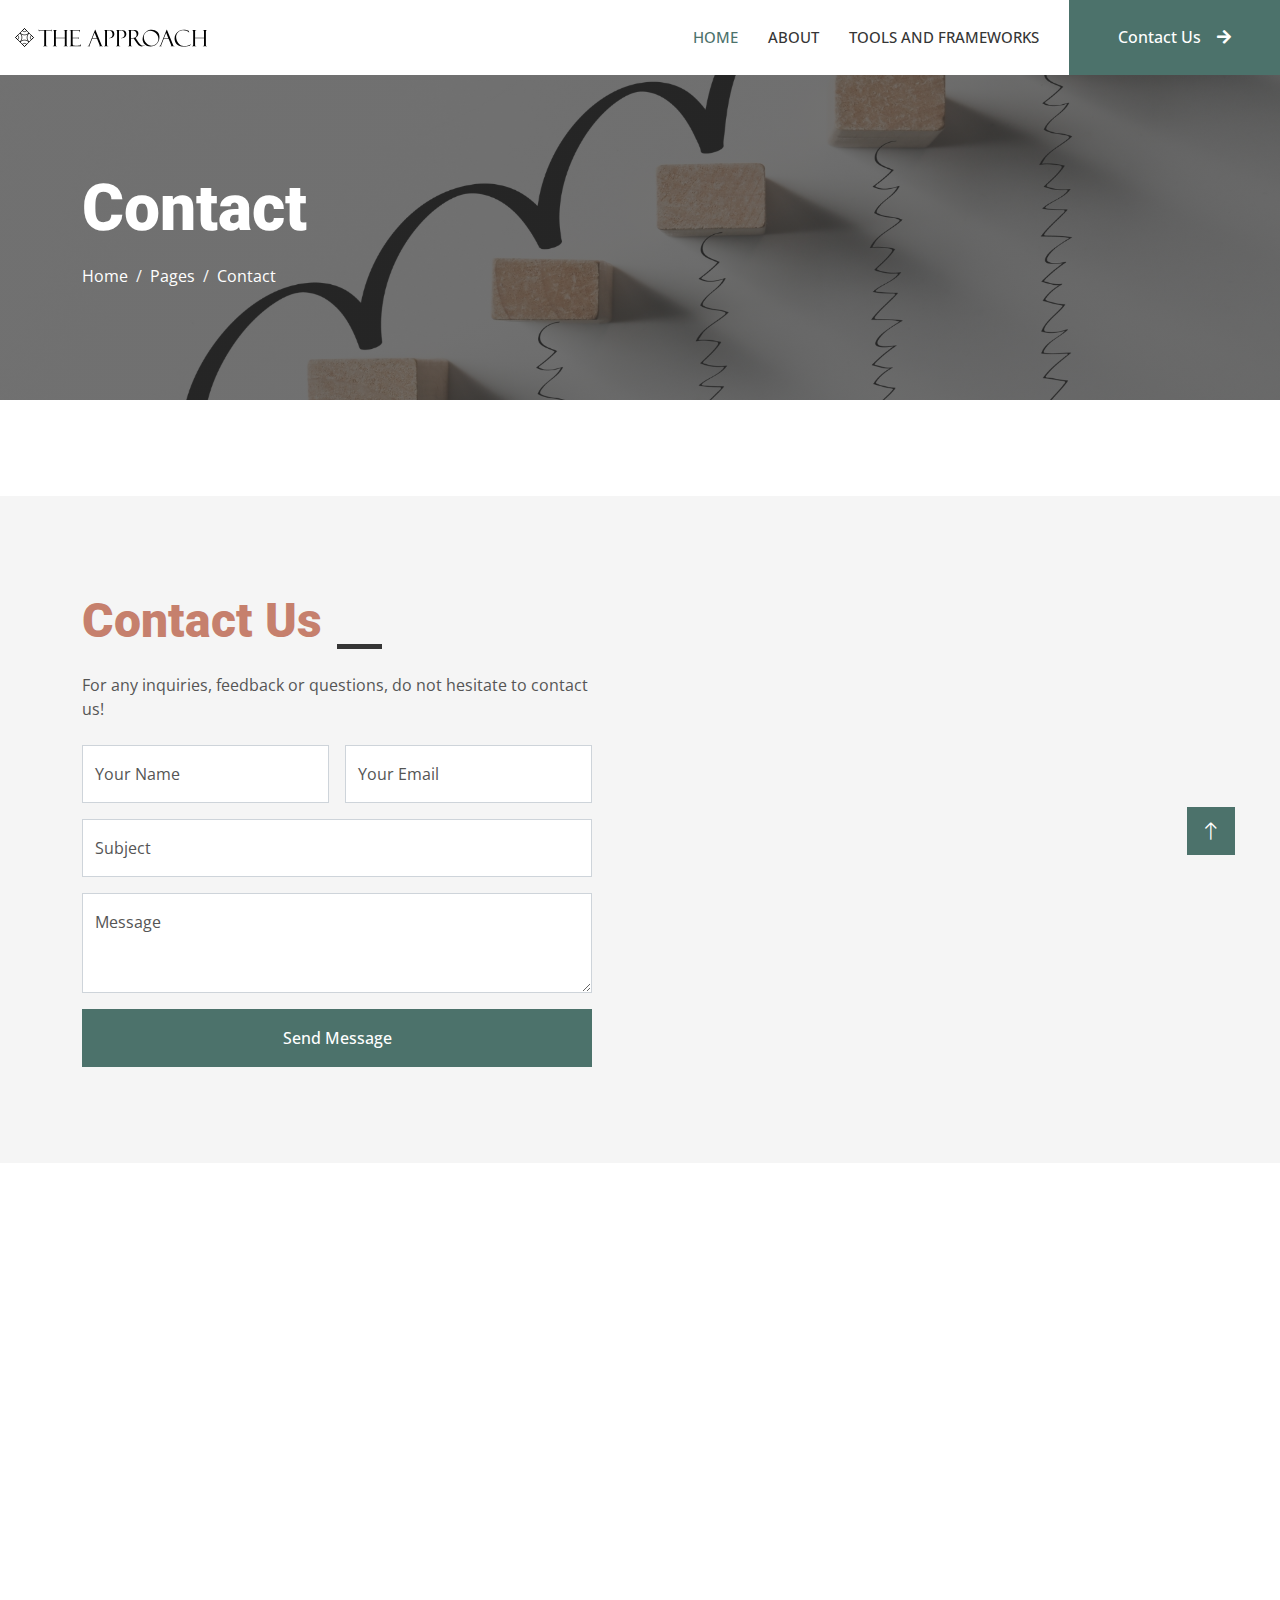
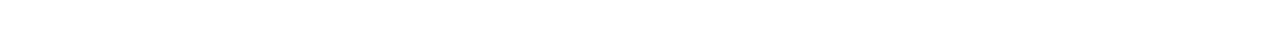
<file: contact.html>
<!DOCTYPE html>
<html lang="en">

<head>
    <meta charset="utf-8">
    <title>The Approach</title>
    <meta content="width=device-width, initial-scale=1.0" name="viewport">
    <meta content="" name="keywords">
    <meta content="" name="description">

    <!-- Favicon -->
    <link href="img/favicon.ico" rel="icon">

    <!-- Google Web Fonts -->
    <link rel="preconnect" href="https://fonts.googleapis.com">
    <link rel="preconnect" href="https://fonts.gstatic.com" crossorigin>
    <link
        href="https://fonts.googleapis.com/css2?family=Open+Sans:wght@400;500&family=Roboto:wght@500;700;900&display=swap"
        rel="stylesheet">

    <!-- Icon Font Stylesheet -->
    <link href="https://cdnjs.cloudflare.com/ajax/libs/font-awesome/5.10.0/css/all.min.css" rel="stylesheet">
    <link href="https://cdn.jsdelivr.net/npm/bootstrap-icons@1.4.1/font/bootstrap-icons.css" rel="stylesheet">

    <!-- Libraries Stylesheet -->
    <link href="lib/animate/animate.min.css" rel="stylesheet">
    <link href="lib/owlcarousel/assets/owl.carousel.min.css" rel="stylesheet">
    <link href="lib/lightbox/css/lightbox.min.css" rel="stylesheet">

    <!-- Customized Bootstrap Stylesheet -->
    <link href="css/bootstrap.min.css" rel="stylesheet">

    <!-- Template Stylesheet -->
    <link href="css/style.css" rel="stylesheet">
</head>

<body>
    <!-- Spinner Start -->
    <div id="spinner"
        class="show bg-white position-fixed translate-middle w-100 vh-100 top-50 start-50 d-flex align-items-center justify-content-center">
        <div class="spinner-grow text-primary" style="width: 3rem; height: 3rem;" role="status">
            <span class="sr-only">Loading...</span>
        </div>
    </div>
    <!-- Spinner End -->


    <!-- Topbar Start -->
    <!-- <div class="container-fluid bg-light p-0">
        <div class="row gx-0 d-none d-lg-flex">
            <div class="col-lg-7 px-5 text-start">
                <div class="h-100 d-inline-flex align-items-center py-3 me-4">
                    <small class="fa fa-map-marker-alt text-primary me-2"></small>
                    <small>123 Street, New York, USA</small>
                </div>
                <div class="h-100 d-inline-flex align-items-center py-3">
                    <small class="far fa-clock text-primary me-2"></small>
                    <small>Mon - Fri : 09.00 AM - 09.00 PM</small>
                </div>
            </div>
            <div class="col-lg-5 px-5 text-end">
                <div class="h-100 d-inline-flex align-items-center py-3 me-4">
                    <small class="fa fa-phone-alt text-primary me-2"></small>
                    <small>+012 345 6789</small>
                </div>
                <div class="h-100 d-inline-flex align-items-center">
                    <a class="btn btn-sm-square bg-white text-primary me-1" href=""><i
                            class="fab fa-facebook-f"></i></a>
                    <a class="btn btn-sm-square bg-white text-primary me-1" href=""><i class="fab fa-twitter"></i></a>
                    <a class="btn btn-sm-square bg-white text-primary me-1" href=""><i
                            class="fab fa-linkedin-in"></i></a>
                    <a class="btn btn-sm-square bg-white text-primary me-0" href=""><i class="fab fa-instagram"></i></a>
                </div>
            </div>
        </div>
    </div> -->
    <!-- Topbar End -->


    <!-- Navbar Start -->
    <nav class="navbar navbar-expand-lg bg-white navbar-light sticky-top p-0">

        <img src="img/The Approach Logo_Black.svg" style="width: 15%; margin-left: 15px;">
        <button type="button" class="navbar-toggler me-4" data-bs-toggle="collapse" data-bs-target="#navbarCollapse">
            <span class="navbar-toggler-icon"></span>
        </button>
        <div class="collapse navbar-collapse" id="navbarCollapse">
            <div class="navbar-nav ms-auto p-4 p-lg-0">
                <a href="index.html" class="nav-item nav-link active">Home</a>
                <a href="about.html" class="nav-item nav-link">About</a>
                <a href="service.html" class="nav-item nav-link">Tools and Frameworks</a>
            </div>
            <a href="contact.html" class="btn btn-primary py-4 px-lg-5 d-none d-lg-block">Contact Us<i
                    class="fa fa-arrow-right ms-3"></i></a>
        </div>
    </nav>
    <!-- Navbar End -->


    <!-- Page Header Start -->
    <div class="container-fluid page-header py-5 mb-5">
        <div class="container py-5">
            <h1 class="display-3 text-white mb-3 animated slideInDown">Contact</h1>
            <nav aria-label="breadcrumb animated slideInDown">
                <ol class="breadcrumb">
                    <li class="breadcrumb-item"><a class="text-white" href="index.html">Home</a></li>
                    <li class="breadcrumb-item"><a class="text-white" href="#">Pages</a></li>
                    <li class="breadcrumb-item text-white active" aria-current="#">Contact</li>
                </ol>
            </nav>
        </div>
    </div>
    <!-- Page Header End -->


    <!-- Contact Start -->
    <div class="container-fluid bg-light overflow-hidden px-lg-0" style="margin: 6rem 0;">
        <div class="container contact px-lg-0">
            <div class="row g-0 mx-lg-0">
                <div class="col-lg-6 contact-text py-5 wow fadeIn" data-wow-delay="0.5s">
                    <div class="p-lg-5 ps-lg-0">
                        <div class="section-title text-start">
                            <h1 class="display-5 mb-4">Contact Us</h1>
                        </div>
                        <p class="mb-4">For any inquiries, feedback or questions, do not hesitate to contact us!</p>
                        <form>
                            <div class="row g-3">
                                <div class="col-md-6">
                                    <div class="form-floating">
                                        <input type="text" class="form-control" id="name" placeholder="Your Name">
                                        <label for="name">Your Name</label>
                                    </div>
                                </div>
                                <div class="col-md-6">
                                    <div class="form-floating">
                                        <input type="email" class="form-control" id="email" placeholder="Your Email">
                                        <label for="email">Your Email</label>
                                    </div>
                                </div>
                                <div class="col-12">
                                    <div class="form-floating">
                                        <input type="text" class="form-control" id="subject" placeholder="Subject">
                                        <label for="subject">Subject</label>
                                    </div>
                                </div>
                                <div class="col-12">
                                    <div class="form-floating">
                                        <textarea class="form-control" placeholder="Leave a message here" id="message"
                                            style="height: 100px"></textarea>
                                        <label for="message">Message</label>
                                    </div>
                                </div>
                                <div class="col-12">
                                    <button class="btn btn-primary w-100 py-3" type="submit">Send Message</button>
                                </div>
                            </div>
                        </form>
                    </div>
                </div>
                <div class="col-lg-6 pe-lg-0" style="min-height: 400px;">
                    <div class="position-relative h-100">
                        <iframe class="position-absolute w-100 h-100" style="object-fit: cover;"
                            src="https://www.google.com/maps/embed?pb=!1m18!1m12!1m3!1d127359.26038884933!2d39.61359206752616!3d-4.025126700951143!2m3!1f0!2f0!3f0!3m2!1i1024!2i768!4f13.1!3m3!1m2!1s0x18400cc37d5f8e33%3A0xb0af81240578412c!2sMombasa%20County!5e0!3m2!1sen!2ske!4v1717517793901!5m2!1sen!2ske"
                            frameborder="0" allowfullscreen="" aria-hidden="false" tabindex="0"></iframe>
                    </div>
                </div>
            </div>
        </div>
    </div>
    <!-- Contact End -->


    <!-- Footer Start -->
    <div class="container-fluid bg-dark text-light footer pt-5 wow fadeIn" data-wow-delay="0.1s"
        style="margin-top: 6rem;">
        <div class="container py-5">
            <div class="row g-5">
                <div class="col-lg-3 col-md-6">
                    <h4 class="text-light mb-4">Address</h4>
                    <p class="mb-2"><i class="fa fa-map-marker-alt me-3"></i>Nyali, Mombasa, Kenya</p>
                    <p class="mb-2"><i class="fa fa-envelope me-3"></i>sidra.n.pasta@gmail.com</p>
                    <div class="d-flex pt-2">
                        <a class="btn btn-outline-light btn-social" href="#"><i class="fab fa-twitter"></i></a>
                        <a class="btn btn-outline-light btn-social" href="#"><i class="fab fa-facebook-f"></i></a>
                        <!-- <a class="btn btn-outline-light btn-social" href="#"><i class="fab fa-youtube"></i></a> -->
                        <a class="btn btn-outline-light btn-social" href="#"><i class="fab fa-linkedin-in"></i></a>
                    </div>
                </div>
                <div class="col-lg-3 col-md-6">
                    <h4 class="text-light mb-4">Tools and Frameworks</h4>
                    <a class="btn btn-link" href="">Business Perfomance Tools</a>
                    <a class="btn btn-link" href="">Client Perfomance Tools</a>
                </div>
                <div class="col-lg-3 col-md-6">
                    <h4 class="text-light mb-4">Quick Links</h4>
                    <a class="btn btn-link" href="about.html">About Us</a>
                    <a class="btn btn-link" href="contact.html">Contact Us</a>
                    <a class="btn btn-link" href="service.html">Tools and Frameworks</a>
                </div>
                <!-- <div class="col-lg-3 col-md-6">
                    <h4 class="text-light mb-4">Newsletter</h4>
                    <p>Dolor amet sit justo amet elitr clita ipsum elitr est.</p>
                    <div class="position-relative mx-auto" style="max-width: 400px;">
                        <input class="form-control border-0 w-100 py-3 ps-4 pe-5" type="text" placeholder="Your email">
                        <button type="button"
                            class="btn btn-primary py-2 position-absolute top-0 end-0 mt-2 me-2">SignUp</button>
                    </div>
                </div> -->
            </div>
        </div>
        <div class="container">
            <div class="copyright">
                <div class="row">
                    <div class="col-md-6 text-center text-md-start mb-3 mb-md-0">
                        &copy; <a class="border-bottom" href="#">The Approach</a>, All Right Reserved.
                    </div>
                    <div class="col-md-6 text-center text-md-end">
                        <!--/*** This template is free as long as you keep the footer author’s credit link/attribution link/backlink. If you'd like to use the template without the footer author’s credit link/attribution link/backlink, you can purchase the Credit Removal License from "https://htmlcodex.com/credit-removal". Thank you for your support. ***/-->
                        <!-- Developed by<a class="border-bottom" href="#"> </a> -->
                    </div>
                </div>
            </div>
        </div>
    </div>
    <!-- Footer End -->


    <!-- Back to Top -->
    <a href="#" class="btn btn-lg btn-primary btn-lg-square rounded-0 back-to-top"><i class="bi bi-arrow-up"></i></a>


    <!-- JavaScript Libraries -->
    <script src="https://code.jquery.com/jquery-3.4.1.min.js"></script>
    <script src="https://cdn.jsdelivr.net/npm/bootstrap@5.0.0/dist/js/bootstrap.bundle.min.js"></script>
    <script src="lib/wow/wow.min.js"></script>
    <script src="lib/easing/easing.min.js"></script>
    <script src="lib/waypoints/waypoints.min.js"></script>
    <script src="lib/counterup/counterup.min.js"></script>
    <script src="lib/owlcarousel/owl.carousel.min.js"></script>

    <!-- Template Javascript -->
    <script src="js/main.js"></script>
</body>

</html>
</file>
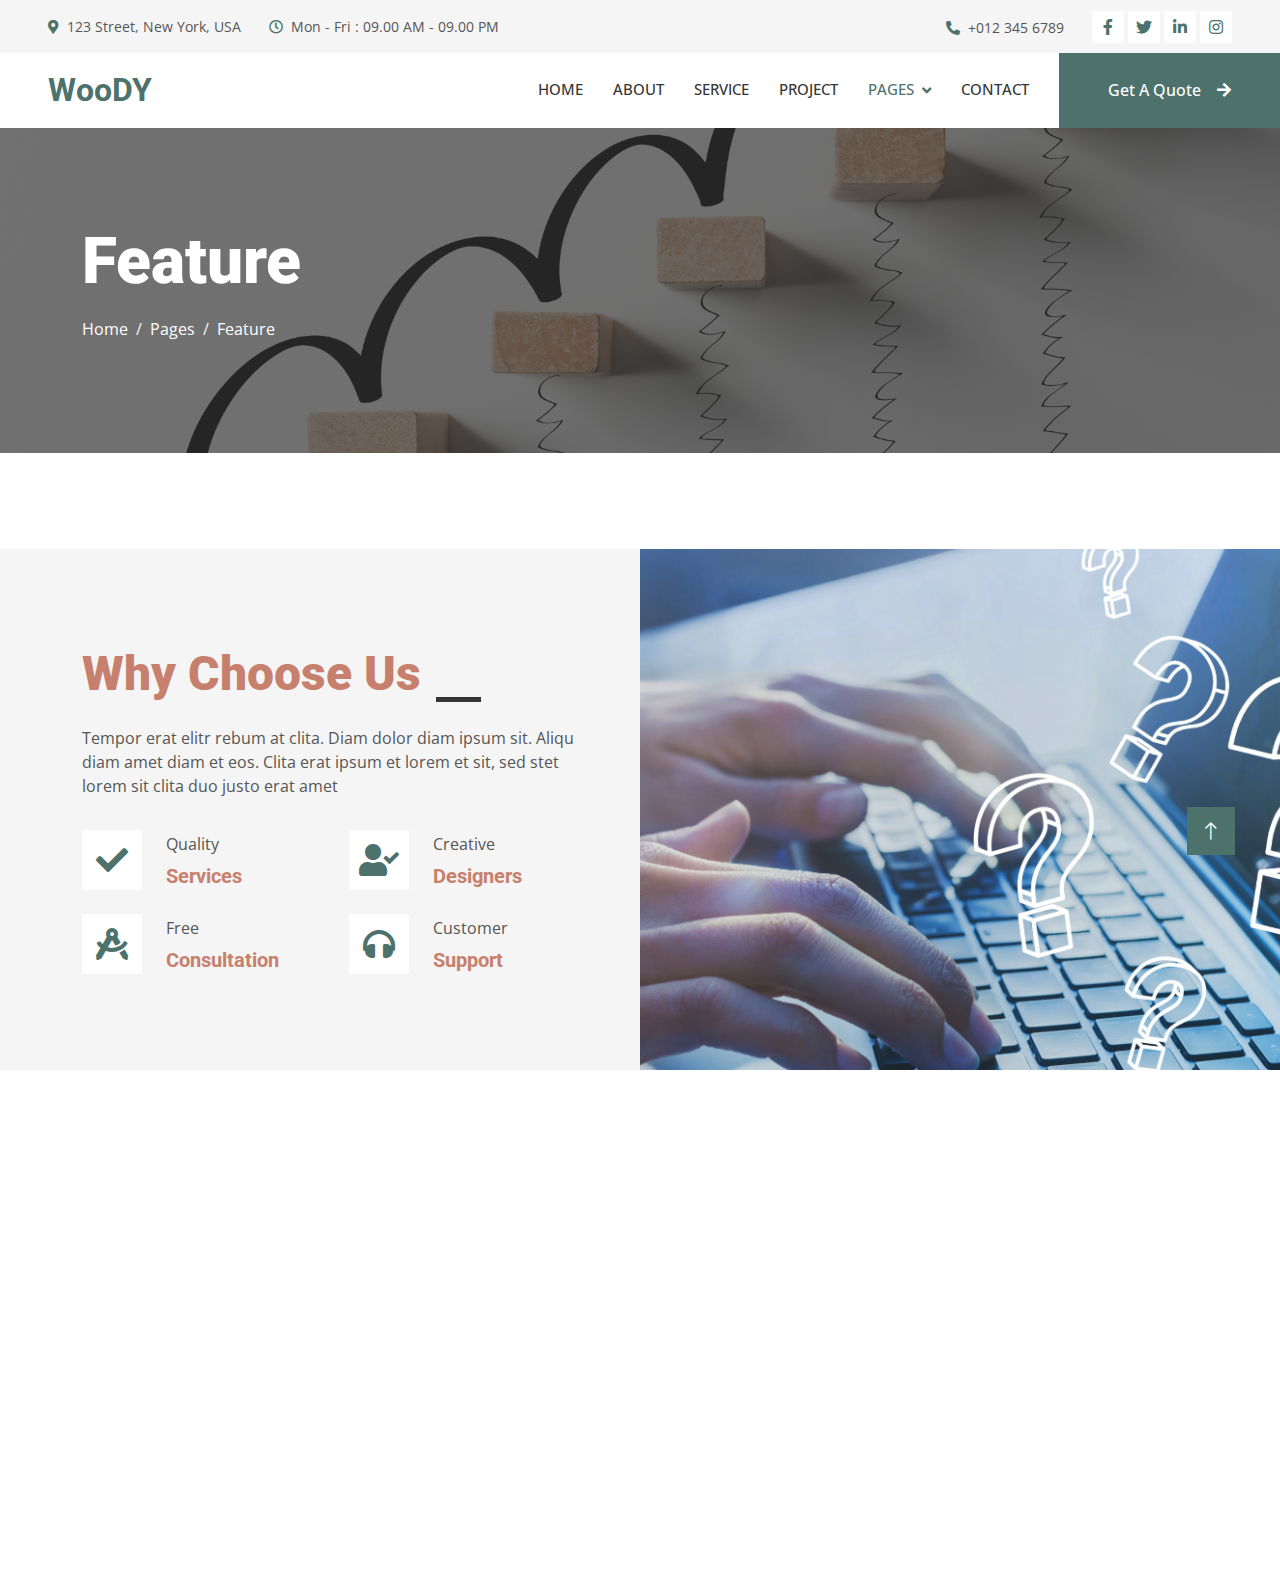
<file: feature.html>
<!DOCTYPE html>
<html lang="en">

<head>
    <meta charset="utf-8">
    <title>Woody - Carpenter Website Template</title>
    <meta content="width=device-width, initial-scale=1.0" name="viewport">
    <meta content="" name="keywords">
    <meta content="" name="description">

    <!-- Favicon -->
    <link href="img/favicon.ico" rel="icon">

    <!-- Google Web Fonts -->
    <link rel="preconnect" href="https://fonts.googleapis.com">
    <link rel="preconnect" href="https://fonts.gstatic.com" crossorigin>
    <link href="https://fonts.googleapis.com/css2?family=Open+Sans:wght@400;500&family=Roboto:wght@500;700;900&display=swap" rel="stylesheet"> 

    <!-- Icon Font Stylesheet -->
    <link href="https://cdnjs.cloudflare.com/ajax/libs/font-awesome/5.10.0/css/all.min.css" rel="stylesheet">
    <link href="https://cdn.jsdelivr.net/npm/bootstrap-icons@1.4.1/font/bootstrap-icons.css" rel="stylesheet">

    <!-- Libraries Stylesheet -->
    <link href="lib/animate/animate.min.css" rel="stylesheet">
    <link href="lib/owlcarousel/assets/owl.carousel.min.css" rel="stylesheet">
    <link href="lib/lightbox/css/lightbox.min.css" rel="stylesheet">

    <!-- Customized Bootstrap Stylesheet -->
    <link href="css/bootstrap.min.css" rel="stylesheet">

    <!-- Template Stylesheet -->
    <link href="css/style.css" rel="stylesheet">
</head>

<body>
    <!-- Spinner Start -->
    <div id="spinner" class="show bg-white position-fixed translate-middle w-100 vh-100 top-50 start-50 d-flex align-items-center justify-content-center">
        <div class="spinner-grow text-primary" style="width: 3rem; height: 3rem;" role="status">
            <span class="sr-only">Loading...</span>
        </div>
    </div>
    <!-- Spinner End -->


    <!-- Topbar Start -->
    <div class="container-fluid bg-light p-0">
        <div class="row gx-0 d-none d-lg-flex">
            <div class="col-lg-7 px-5 text-start">
                <div class="h-100 d-inline-flex align-items-center py-3 me-4">
                    <small class="fa fa-map-marker-alt text-primary me-2"></small>
                    <small>123 Street, New York, USA</small>
                </div>
                <div class="h-100 d-inline-flex align-items-center py-3">
                    <small class="far fa-clock text-primary me-2"></small>
                    <small>Mon - Fri : 09.00 AM - 09.00 PM</small>
                </div>
            </div>
            <div class="col-lg-5 px-5 text-end">
                <div class="h-100 d-inline-flex align-items-center py-3 me-4">
                    <small class="fa fa-phone-alt text-primary me-2"></small>
                    <small>+012 345 6789</small>
                </div>
                <div class="h-100 d-inline-flex align-items-center">
                    <a class="btn btn-sm-square bg-white text-primary me-1" href=""><i class="fab fa-facebook-f"></i></a>
                    <a class="btn btn-sm-square bg-white text-primary me-1" href=""><i class="fab fa-twitter"></i></a>
                    <a class="btn btn-sm-square bg-white text-primary me-1" href=""><i class="fab fa-linkedin-in"></i></a>
                    <a class="btn btn-sm-square bg-white text-primary me-0" href=""><i class="fab fa-instagram"></i></a>
                </div>
            </div>
        </div>
    </div>
    <!-- Topbar End -->


    <!-- Navbar Start -->
    <nav class="navbar navbar-expand-lg bg-white navbar-light sticky-top p-0">
        <a href="index.html" class="navbar-brand d-flex align-items-center px-4 px-lg-5">
            <h2 class="m-0 text-primary">WooDY</h2>
        </a>
        <button type="button" class="navbar-toggler me-4" data-bs-toggle="collapse" data-bs-target="#navbarCollapse">
            <span class="navbar-toggler-icon"></span>
        </button>
        <div class="collapse navbar-collapse" id="navbarCollapse">
            <div class="navbar-nav ms-auto p-4 p-lg-0">
                <a href="index.html" class="nav-item nav-link">Home</a>
                <a href="about.html" class="nav-item nav-link">About</a>
                <a href="service.html" class="nav-item nav-link">Service</a>
                <a href="project.html" class="nav-item nav-link">Project</a>
                <div class="nav-item dropdown">
                    <a href="#" class="nav-link dropdown-toggle active" data-bs-toggle="dropdown">Pages</a>
                    <div class="dropdown-menu fade-up m-0">
                        <a href="feature.html" class="dropdown-item active">Feature</a>
                        <a href="quote.html" class="dropdown-item">Free Quote</a>
                        <a href="team.html" class="dropdown-item">Our Team</a>
                        <a href="testimonial.html" class="dropdown-item">Testimonial</a>
                        <a href="404.html" class="dropdown-item">404 Page</a>
                    </div>
                </div>
                <a href="contact.html" class="nav-item nav-link">Contact</a>
            </div>
            <a href="" class="btn btn-primary py-4 px-lg-5 d-none d-lg-block">Get A Quote<i class="fa fa-arrow-right ms-3"></i></a>
        </div>
    </nav>
    <!-- Navbar End -->


    <!-- Page Header Start -->
    <div class="container-fluid page-header py-5 mb-5">
        <div class="container py-5">
            <h1 class="display-3 text-white mb-3 animated slideInDown">Feature</h1>
            <nav aria-label="breadcrumb animated slideInDown">
                <ol class="breadcrumb">
                    <li class="breadcrumb-item"><a class="text-white" href="#">Home</a></li>
                    <li class="breadcrumb-item"><a class="text-white" href="#">Pages</a></li>
                    <li class="breadcrumb-item text-white active" aria-current="page">Feature</li>
                </ol>
            </nav>
        </div>
    </div>
    <!-- Page Header End -->


    <!-- Feature Start -->
    <div class="container-fluid bg-light overflow-hidden px-lg-0" style="margin: 6rem 0;">
        <div class="container feature px-lg-0">
            <div class="row g-0 mx-lg-0">
                <div class="col-lg-6 feature-text py-5 wow fadeIn" data-wow-delay="0.5s">
                    <div class="p-lg-5 ps-lg-0">
                        <div class="section-title text-start">
                            <h1 class="display-5 mb-4">Why Choose Us</h1>
                        </div>
                        <p class="mb-4 pb-2">Tempor erat elitr rebum at clita. Diam dolor diam ipsum sit. Aliqu diam amet diam et eos. Clita erat ipsum et lorem et sit, sed stet lorem sit clita duo justo erat amet</p>
                        <div class="row g-4">
                            <div class="col-6">
                                <div class="d-flex align-items-center">
                                    <div class="d-flex flex-shrink-0 align-items-center justify-content-center bg-white" style="width: 60px; height: 60px;">
                                        <i class="fa fa-check fa-2x text-primary"></i>
                                    </div>
                                    <div class="ms-4">
                                        <p class="mb-2">Quality</p>
                                        <h5 class="mb-0">Services</h5>
                                    </div>
                                </div>
                            </div>
                            <div class="col-6">
                                <div class="d-flex align-items-center">
                                    <div class="d-flex flex-shrink-0 align-items-center justify-content-center bg-white" style="width: 60px; height: 60px;">
                                        <i class="fa fa-user-check fa-2x text-primary"></i>
                                    </div>
                                    <div class="ms-4">
                                        <p class="mb-2">Creative</p>
                                        <h5 class="mb-0">Designers</h5>
                                    </div>
                                </div>
                            </div>
                            <div class="col-6">
                                <div class="d-flex align-items-center">
                                    <div class="d-flex flex-shrink-0 align-items-center justify-content-center bg-white" style="width: 60px; height: 60px;">
                                        <i class="fa fa-drafting-compass fa-2x text-primary"></i>
                                    </div>
                                    <div class="ms-4">
                                        <p class="mb-2">Free</p>
                                        <h5 class="mb-0">Consultation</h5>
                                    </div>
                                </div>
                            </div>
                            <div class="col-6">
                                <div class="d-flex align-items-center">
                                    <div class="d-flex flex-shrink-0 align-items-center justify-content-center bg-white" style="width: 60px; height: 60px;">
                                        <i class="fa fa-headphones fa-2x text-primary"></i>
                                    </div>
                                    <div class="ms-4">
                                        <p class="mb-2">Customer</p>
                                        <h5 class="mb-0">Support</h5>
                                    </div>
                                </div>
                            </div>
                        </div>
                    </div>
                </div>
                <div class="col-lg-6 pe-lg-0" style="min-height: 400px;">
                    <div class="position-relative h-100">
                        <img class="position-absolute img-fluid w-100 h-100" src="img/feature.jpg" style="object-fit: cover;" alt="">
                    </div>
                </div>
            </div>
        </div>
    </div>
    <!-- Feature End -->
        

    <!-- Footer Start -->
    <div class="container-fluid bg-dark text-light footer mt-5 pt-5 wow fadeIn" data-wow-delay="0.1s">
        <div class="container py-5">
            <div class="row g-5">
                <div class="col-lg-3 col-md-6">
                    <h4 class="text-light mb-4">Address</h4>
                    <p class="mb-2"><i class="fa fa-map-marker-alt me-3"></i>123 Street, New York, USA</p>
                    <p class="mb-2"><i class="fa fa-phone-alt me-3"></i>+012 345 67890</p>
                    <p class="mb-2"><i class="fa fa-envelope me-3"></i>info@example.com</p>
                    <div class="d-flex pt-2">
                        <a class="btn btn-outline-light btn-social" href=""><i class="fab fa-twitter"></i></a>
                        <a class="btn btn-outline-light btn-social" href=""><i class="fab fa-facebook-f"></i></a>
                        <a class="btn btn-outline-light btn-social" href=""><i class="fab fa-youtube"></i></a>
                        <a class="btn btn-outline-light btn-social" href=""><i class="fab fa-linkedin-in"></i></a>
                    </div>
                </div>
                <div class="col-lg-3 col-md-6">
                    <h4 class="text-light mb-4">Services</h4>
                    <a class="btn btn-link" href="">General Carpentry</a>
                    <a class="btn btn-link" href="">Furniture Remodeling</a>
                    <a class="btn btn-link" href="">Wooden Floor</a>
                    <a class="btn btn-link" href="">Wooden Furniture</a>
                    <a class="btn btn-link" href="">Custom Carpentry</a>
                </div>
                <div class="col-lg-3 col-md-6">
                    <h4 class="text-light mb-4">Quick Links</h4>
                    <a class="btn btn-link" href="">About Us</a>
                    <a class="btn btn-link" href="">Contact Us</a>
                    <a class="btn btn-link" href="">Our Services</a>
                    <a class="btn btn-link" href="">Terms & Condition</a>
                    <a class="btn btn-link" href="">Support</a>
                </div>
                <div class="col-lg-3 col-md-6">
                    <h4 class="text-light mb-4">Newsletter</h4>
                    <p>Dolor amet sit justo amet elitr clita ipsum elitr est.</p>
                    <div class="position-relative mx-auto" style="max-width: 400px;">
                        <input class="form-control border-0 w-100 py-3 ps-4 pe-5" type="text" placeholder="Your email">
                        <button type="button" class="btn btn-primary py-2 position-absolute top-0 end-0 mt-2 me-2">SignUp</button>
                    </div>
                </div>
            </div>
        </div>
        <div class="container">
            <div class="copyright">
                <div class="row">
                    <div class="col-md-6 text-center text-md-start mb-3 mb-md-0">
                        &copy; <a class="border-bottom" href="#">Your Site Name</a>, All Right Reserved.
                    </div>
                    <div class="col-md-6 text-center text-md-end">
                        <!--/*** This template is free as long as you keep the footer author’s credit link/attribution link/backlink. If you'd like to use the template without the footer author’s credit link/attribution link/backlink, you can purchase the Credit Removal License from "https://htmlcodex.com/credit-removal". Thank you for your support. ***/-->
                        Designed By <a class="border-bottom" href="https://htmlcodex.com">HTML Codex</a>
                    </div>
                </div>
            </div>
        </div>
    </div>
    <!-- Footer End -->


    <!-- Back to Top -->
    <a href="#" class="btn btn-lg btn-primary btn-lg-square rounded-0 back-to-top"><i class="bi bi-arrow-up"></i></a>


    <!-- JavaScript Libraries -->
    <script src="https://code.jquery.com/jquery-3.4.1.min.js"></script>
    <script src="https://cdn.jsdelivr.net/npm/bootstrap@5.0.0/dist/js/bootstrap.bundle.min.js"></script>
    <script src="lib/wow/wow.min.js"></script>
    <script src="lib/easing/easing.min.js"></script>
    <script src="lib/waypoints/waypoints.min.js"></script>
    <script src="lib/counterup/counterup.min.js"></script>
    <script src="lib/owlcarousel/owl.carousel.min.js"></script>
    <script src="lib/isotope/isotope.pkgd.min.js"></script>
    <script src="lib/lightbox/js/lightbox.min.js"></script>

    <!-- Template Javascript -->
    <script src="js/main.js"></script>
</body>

</html>
</file>
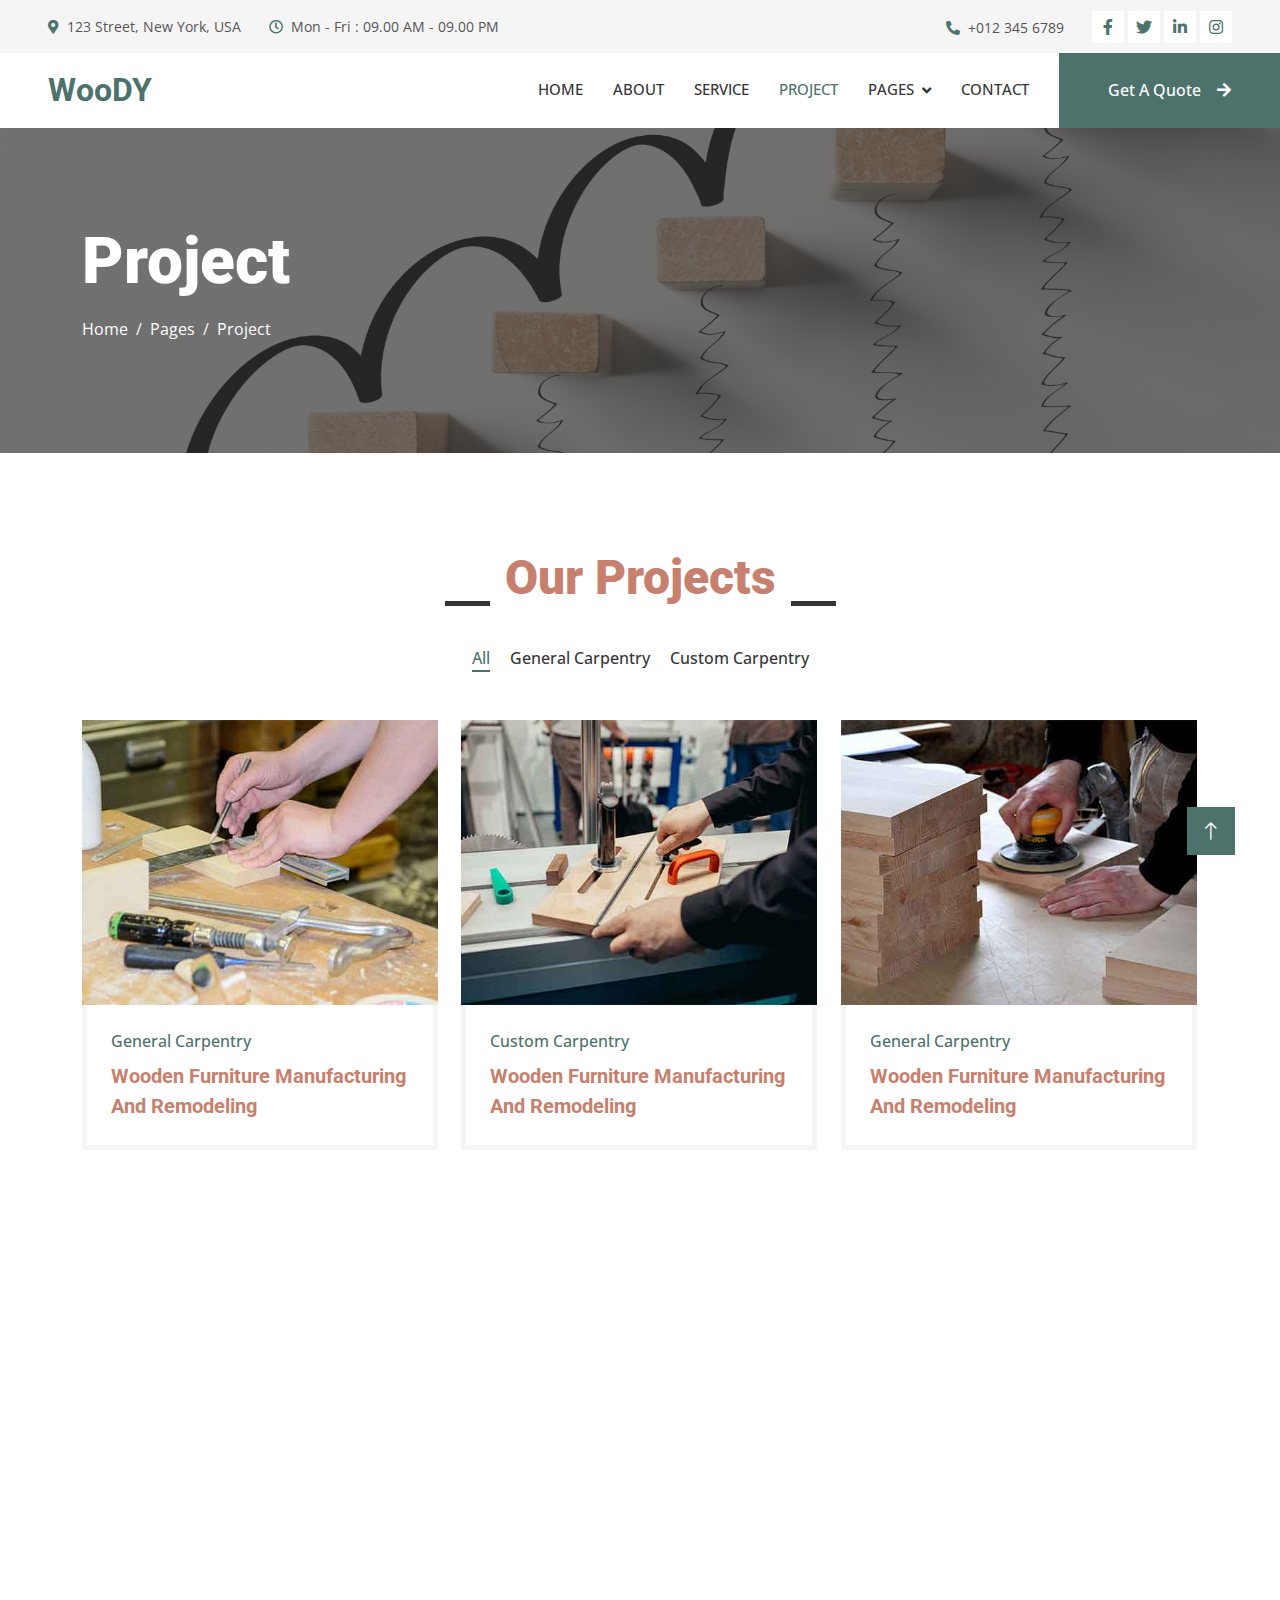
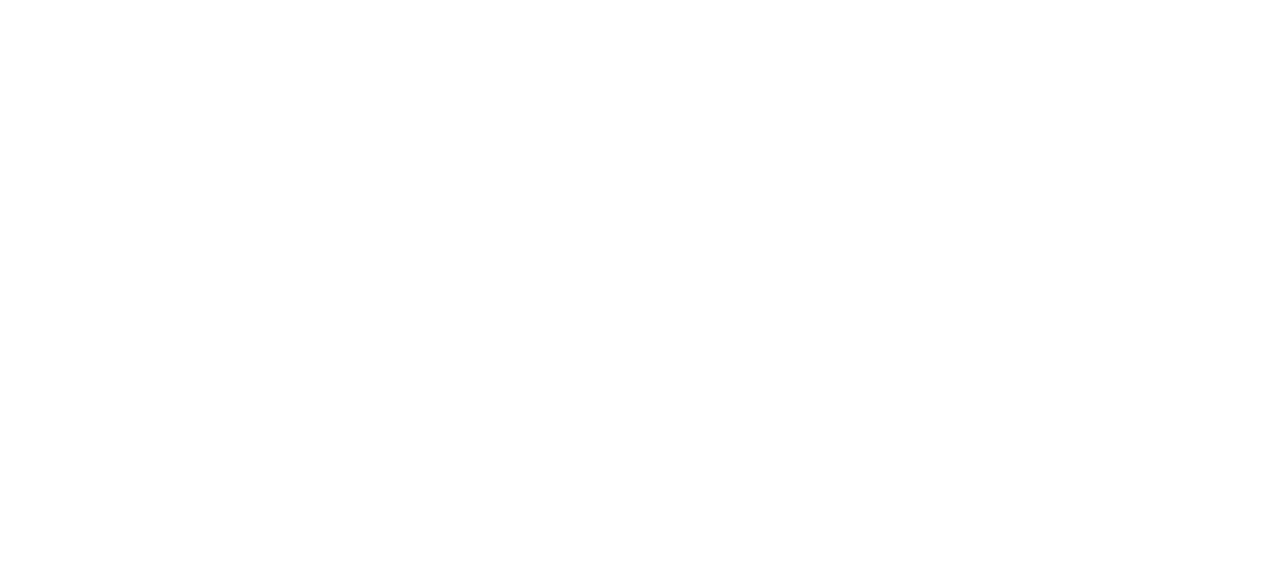
<file: project.html>
<!DOCTYPE html>
<html lang="en">

<head>
    <meta charset="utf-8">
    <title>Woody - Carpenter Website Template</title>
    <meta content="width=device-width, initial-scale=1.0" name="viewport">
    <meta content="" name="keywords">
    <meta content="" name="description">

    <!-- Favicon -->
    <link href="img/favicon.ico" rel="icon">

    <!-- Google Web Fonts -->
    <link rel="preconnect" href="https://fonts.googleapis.com">
    <link rel="preconnect" href="https://fonts.gstatic.com" crossorigin>
    <link href="https://fonts.googleapis.com/css2?family=Open+Sans:wght@400;500&family=Roboto:wght@500;700;900&display=swap" rel="stylesheet"> 

    <!-- Icon Font Stylesheet -->
    <link href="https://cdnjs.cloudflare.com/ajax/libs/font-awesome/5.10.0/css/all.min.css" rel="stylesheet">
    <link href="https://cdn.jsdelivr.net/npm/bootstrap-icons@1.4.1/font/bootstrap-icons.css" rel="stylesheet">

    <!-- Libraries Stylesheet -->
    <link href="lib/animate/animate.min.css" rel="stylesheet">
    <link href="lib/owlcarousel/assets/owl.carousel.min.css" rel="stylesheet">
    <link href="lib/lightbox/css/lightbox.min.css" rel="stylesheet">

    <!-- Customized Bootstrap Stylesheet -->
    <link href="css/bootstrap.min.css" rel="stylesheet">

    <!-- Template Stylesheet -->
    <link href="css/style.css" rel="stylesheet">
</head>

<body>
    <!-- Spinner Start -->
    <div id="spinner" class="show bg-white position-fixed translate-middle w-100 vh-100 top-50 start-50 d-flex align-items-center justify-content-center">
        <div class="spinner-grow text-primary" style="width: 3rem; height: 3rem;" role="status">
            <span class="sr-only">Loading...</span>
        </div>
    </div>
    <!-- Spinner End -->


    <!-- Topbar Start -->
    <div class="container-fluid bg-light p-0">
        <div class="row gx-0 d-none d-lg-flex">
            <div class="col-lg-7 px-5 text-start">
                <div class="h-100 d-inline-flex align-items-center py-3 me-4">
                    <small class="fa fa-map-marker-alt text-primary me-2"></small>
                    <small>123 Street, New York, USA</small>
                </div>
                <div class="h-100 d-inline-flex align-items-center py-3">
                    <small class="far fa-clock text-primary me-2"></small>
                    <small>Mon - Fri : 09.00 AM - 09.00 PM</small>
                </div>
            </div>
            <div class="col-lg-5 px-5 text-end">
                <div class="h-100 d-inline-flex align-items-center py-3 me-4">
                    <small class="fa fa-phone-alt text-primary me-2"></small>
                    <small>+012 345 6789</small>
                </div>
                <div class="h-100 d-inline-flex align-items-center">
                    <a class="btn btn-sm-square bg-white text-primary me-1" href=""><i class="fab fa-facebook-f"></i></a>
                    <a class="btn btn-sm-square bg-white text-primary me-1" href=""><i class="fab fa-twitter"></i></a>
                    <a class="btn btn-sm-square bg-white text-primary me-1" href=""><i class="fab fa-linkedin-in"></i></a>
                    <a class="btn btn-sm-square bg-white text-primary me-0" href=""><i class="fab fa-instagram"></i></a>
                </div>
            </div>
        </div>
    </div>
    <!-- Topbar End -->


    <!-- Navbar Start -->
    <nav class="navbar navbar-expand-lg bg-white navbar-light sticky-top p-0">
        <a href="index.html" class="navbar-brand d-flex align-items-center px-4 px-lg-5">
            <h2 class="m-0 text-primary">WooDY</h2>
        </a>
        <button type="button" class="navbar-toggler me-4" data-bs-toggle="collapse" data-bs-target="#navbarCollapse">
            <span class="navbar-toggler-icon"></span>
        </button>
        <div class="collapse navbar-collapse" id="navbarCollapse">
            <div class="navbar-nav ms-auto p-4 p-lg-0">
                <a href="index.html" class="nav-item nav-link">Home</a>
                <a href="about.html" class="nav-item nav-link">About</a>
                <a href="service.html" class="nav-item nav-link">Service</a>
                <a href="project.html" class="nav-item nav-link active">Project</a>
                <div class="nav-item dropdown">
                    <a href="#" class="nav-link dropdown-toggle" data-bs-toggle="dropdown">Pages</a>
                    <div class="dropdown-menu fade-up m-0">
                        <a href="feature.html" class="dropdown-item">Feature</a>
                        <a href="quote.html" class="dropdown-item">Free Quote</a>
                        <a href="team.html" class="dropdown-item">Our Team</a>
                        <a href="testimonial.html" class="dropdown-item">Testimonial</a>
                        <a href="404.html" class="dropdown-item">404 Page</a>
                    </div>
                </div>
                <a href="contact.html" class="nav-item nav-link">Contact</a>
            </div>
            <a href="" class="btn btn-primary py-4 px-lg-5 d-none d-lg-block">Get A Quote<i class="fa fa-arrow-right ms-3"></i></a>
        </div>
    </nav>
    <!-- Navbar End -->


    <!-- Page Header Start -->
    <div class="container-fluid page-header py-5 mb-5">
        <div class="container py-5">
            <h1 class="display-3 text-white mb-3 animated slideInDown">Project</h1>
            <nav aria-label="breadcrumb animated slideInDown">
                <ol class="breadcrumb">
                    <li class="breadcrumb-item"><a class="text-white" href="#">Home</a></li>
                    <li class="breadcrumb-item"><a class="text-white" href="#">Pages</a></li>
                    <li class="breadcrumb-item text-white active" aria-current="page">Project</li>
                </ol>
            </nav>
        </div>
    </div>
    <!-- Page Header End -->


    <!-- Projects Start -->
    <div class="container-xxl py-5">
        <div class="container">
            <div class="section-title text-center">
                <h1 class="display-5 mb-5">Our Projects</h1>
            </div>
            <div class="row mt-n2 wow fadeInUp" data-wow-delay="0.3s">
                <div class="col-12 text-center">
                    <ul class="list-inline mb-5" id="portfolio-flters">
                        <li class="mx-2 active" data-filter="*">All</li>
                        <li class="mx-2" data-filter=".first">General Carpentry</li>
                        <li class="mx-2" data-filter=".second">Custom Carpentry</li>
                    </ul>
                </div>
            </div>
            <div class="row g-4 portfolio-container">
                <div class="col-lg-4 col-md-6 portfolio-item first wow fadeInUp" data-wow-delay="0.1s">
                    <div class="rounded overflow-hidden">
                        <div class="position-relative overflow-hidden">
                            <img class="img-fluid w-100" src="img/portfolio-1.jpg" alt="">
                            <div class="portfolio-overlay">
                                <a class="btn btn-square btn-outline-light mx-1" href="img/portfolio-1.jpg" data-lightbox="portfolio"><i class="fa fa-eye"></i></a>
                                <a class="btn btn-square btn-outline-light mx-1" href=""><i class="fa fa-link"></i></a>
                            </div>
                        </div>
                        <div class="border border-5 border-light border-top-0 p-4">
                            <p class="text-primary fw-medium mb-2">General Carpentry</p>
                            <h5 class="lh-base mb-0">Wooden Furniture Manufacturing And Remodeling</a>
                        </div>
                    </div>
                </div>
                <div class="col-lg-4 col-md-6 portfolio-item second wow fadeInUp" data-wow-delay="0.3s">
                    <div class="rounded overflow-hidden">
                        <div class="position-relative overflow-hidden">
                            <img class="img-fluid w-100" src="img/portfolio-2.jpg" alt="">
                            <div class="portfolio-overlay">
                                <a class="btn btn-square btn-outline-light mx-1" href="img/portfolio-2.jpg" data-lightbox="portfolio"><i class="fa fa-eye"></i></a>
                                <a class="btn btn-square btn-outline-light mx-1" href=""><i class="fa fa-link"></i></a>
                            </div>
                        </div>
                        <div class="border border-5 border-light border-top-0 p-4">
                            <p class="text-primary fw-medium mb-2">Custom Carpentry</p>
                            <h5 class="lh-base mb-0">Wooden Furniture Manufacturing And Remodeling</a>
                        </div>
                    </div>
                </div>
                <div class="col-lg-4 col-md-6 portfolio-item first wow fadeInUp" data-wow-delay="0.5s">
                    <div class="rounded overflow-hidden">
                        <div class="position-relative overflow-hidden">
                            <img class="img-fluid w-100" src="img/portfolio-3.jpg" alt="">
                            <div class="portfolio-overlay">
                                <a class="btn btn-square btn-outline-light mx-1" href="img/portfolio-3.jpg" data-lightbox="portfolio"><i class="fa fa-eye"></i></a>
                                <a class="btn btn-square btn-outline-light mx-1" href=""><i class="fa fa-link"></i></a>
                            </div>
                        </div>
                        <div class="border border-5 border-light border-top-0 p-4">
                            <p class="text-primary fw-medium mb-2">General Carpentry</p>
                            <h5 class="lh-base mb-0">Wooden Furniture Manufacturing And Remodeling</a>
                        </div>
                    </div>
                </div>
                <div class="col-lg-4 col-md-6 portfolio-item second wow fadeInUp" data-wow-delay="0.1s">
                    <div class="rounded overflow-hidden">
                        <div class="position-relative overflow-hidden">
                            <img class="img-fluid w-100" src="img/portfolio-4.jpg" alt="">
                            <div class="portfolio-overlay">
                                <a class="btn btn-square btn-outline-light mx-1" href="img/portfolio-4.jpg" data-lightbox="portfolio"><i class="fa fa-eye"></i></a>
                                <a class="btn btn-square btn-outline-light mx-1" href=""><i class="fa fa-link"></i></a>
                            </div>
                        </div>
                        <div class="border border-5 border-light border-top-0 p-4">
                            <p class="text-primary fw-medium mb-2">Custom Carpentry</p>
                            <h5 class="lh-base mb-0">Wooden Furniture Manufacturing And Remodeling</a>
                        </div>
                    </div>
                </div>
                <div class="col-lg-4 col-md-6 portfolio-item first wow fadeInUp" data-wow-delay="0.3s">
                    <div class="rounded overflow-hidden">
                        <div class="position-relative overflow-hidden">
                            <img class="img-fluid w-100" src="img/portfolio-5.jpg" alt="">
                            <div class="portfolio-overlay">
                                <a class="btn btn-square btn-outline-light mx-1" href="img/portfolio-5.jpg" data-lightbox="portfolio"><i class="fa fa-eye"></i></a>
                                <a class="btn btn-square btn-outline-light mx-1" href=""><i class="fa fa-link"></i></a>
                            </div>
                        </div>
                        <div class="border border-5 border-light border-top-0 p-4">
                            <p class="text-primary fw-medium mb-2">General Carpentry</p>
                            <h5 class="lh-base mb-0">Wooden Furniture Manufacturing And Remodeling</a>
                        </div>
                    </div>
                </div>
                <div class="col-lg-4 col-md-6 portfolio-item second wow fadeInUp" data-wow-delay="0.5s">
                    <div class="rounded overflow-hidden">
                        <div class="position-relative overflow-hidden">
                            <img class="img-fluid w-100" src="img/portfolio-6.jpg" alt="">
                            <div class="portfolio-overlay">
                                <a class="btn btn-square btn-outline-light mx-1" href="img/portfolio-6.jpg" data-lightbox="portfolio"><i class="fa fa-eye"></i></a>
                                <a class="btn btn-square btn-outline-light mx-1" href=""><i class="fa fa-link"></i></a>
                            </div>
                        </div>
                        <div class="border border-5 border-light border-top-0 p-4">
                            <p class="text-primary fw-medium mb-2">Custom Carpentry</p>
                            <h5 class="lh-base mb-0">Wooden Furniture Manufacturing And Remodeling</a>
                        </div>
                    </div>
                </div>
            </div>
        </div>
    </div>
    <!-- Projects End -->
        

    <!-- Footer Start -->
    <div class="container-fluid bg-dark text-light footer mt-5 pt-5 wow fadeIn" data-wow-delay="0.1s">
        <div class="container py-5">
            <div class="row g-5">
                <div class="col-lg-3 col-md-6">
                    <h4 class="text-light mb-4">Address</h4>
                    <p class="mb-2"><i class="fa fa-map-marker-alt me-3"></i>123 Street, New York, USA</p>
                    <p class="mb-2"><i class="fa fa-phone-alt me-3"></i>+012 345 67890</p>
                    <p class="mb-2"><i class="fa fa-envelope me-3"></i>info@example.com</p>
                    <div class="d-flex pt-2">
                        <a class="btn btn-outline-light btn-social" href=""><i class="fab fa-twitter"></i></a>
                        <a class="btn btn-outline-light btn-social" href=""><i class="fab fa-facebook-f"></i></a>
                        <a class="btn btn-outline-light btn-social" href=""><i class="fab fa-youtube"></i></a>
                        <a class="btn btn-outline-light btn-social" href=""><i class="fab fa-linkedin-in"></i></a>
                    </div>
                </div>
                <div class="col-lg-3 col-md-6">
                    <h4 class="text-light mb-4">Services</h4>
                    <a class="btn btn-link" href="">General Carpentry</a>
                    <a class="btn btn-link" href="">Furniture Remodeling</a>
                    <a class="btn btn-link" href="">Wooden Floor</a>
                    <a class="btn btn-link" href="">Wooden Furniture</a>
                    <a class="btn btn-link" href="">Custom Carpentry</a>
                </div>
                <div class="col-lg-3 col-md-6">
                    <h4 class="text-light mb-4">Quick Links</h4>
                    <a class="btn btn-link" href="">About Us</a>
                    <a class="btn btn-link" href="">Contact Us</a>
                    <a class="btn btn-link" href="">Our Services</a>
                    <a class="btn btn-link" href="">Terms & Condition</a>
                    <a class="btn btn-link" href="">Support</a>
                </div>
                <div class="col-lg-3 col-md-6">
                    <h4 class="text-light mb-4">Newsletter</h4>
                    <p>Dolor amet sit justo amet elitr clita ipsum elitr est.</p>
                    <div class="position-relative mx-auto" style="max-width: 400px;">
                        <input class="form-control border-0 w-100 py-3 ps-4 pe-5" type="text" placeholder="Your email">
                        <button type="button" class="btn btn-primary py-2 position-absolute top-0 end-0 mt-2 me-2">SignUp</button>
                    </div>
                </div>
            </div>
        </div>
        <div class="container">
            <div class="copyright">
                <div class="row">
                    <div class="col-md-6 text-center text-md-start mb-3 mb-md-0">
                        &copy; <a class="border-bottom" href="#">Your Site Name</a>, All Right Reserved.
                    </div>
                    <div class="col-md-6 text-center text-md-end">
                        <!--/*** This template is free as long as you keep the footer author’s credit link/attribution link/backlink. If you'd like to use the template without the footer author’s credit link/attribution link/backlink, you can purchase the Credit Removal License from "https://htmlcodex.com/credit-removal". Thank you for your support. ***/-->
                        Designed By <a class="border-bottom" href="https://htmlcodex.com">HTML Codex</a>
                    </div>
                </div>
            </div>
        </div>
    </div>
    <!-- Footer End -->


    <!-- Back to Top -->
    <a href="#" class="btn btn-lg btn-primary btn-lg-square rounded-0 back-to-top"><i class="bi bi-arrow-up"></i></a>


    <!-- JavaScript Libraries -->
    <script src="https://code.jquery.com/jquery-3.4.1.min.js"></script>
    <script src="https://cdn.jsdelivr.net/npm/bootstrap@5.0.0/dist/js/bootstrap.bundle.min.js"></script>
    <script src="lib/wow/wow.min.js"></script>
    <script src="lib/easing/easing.min.js"></script>
    <script src="lib/waypoints/waypoints.min.js"></script>
    <script src="lib/counterup/counterup.min.js"></script>
    <script src="lib/owlcarousel/owl.carousel.min.js"></script>
    <script src="lib/isotope/isotope.pkgd.min.js"></script>
    <script src="lib/lightbox/js/lightbox.min.js"></script>

    <!-- Template Javascript -->
    <script src="js/main.js"></script>
</body>

</html>
</file>
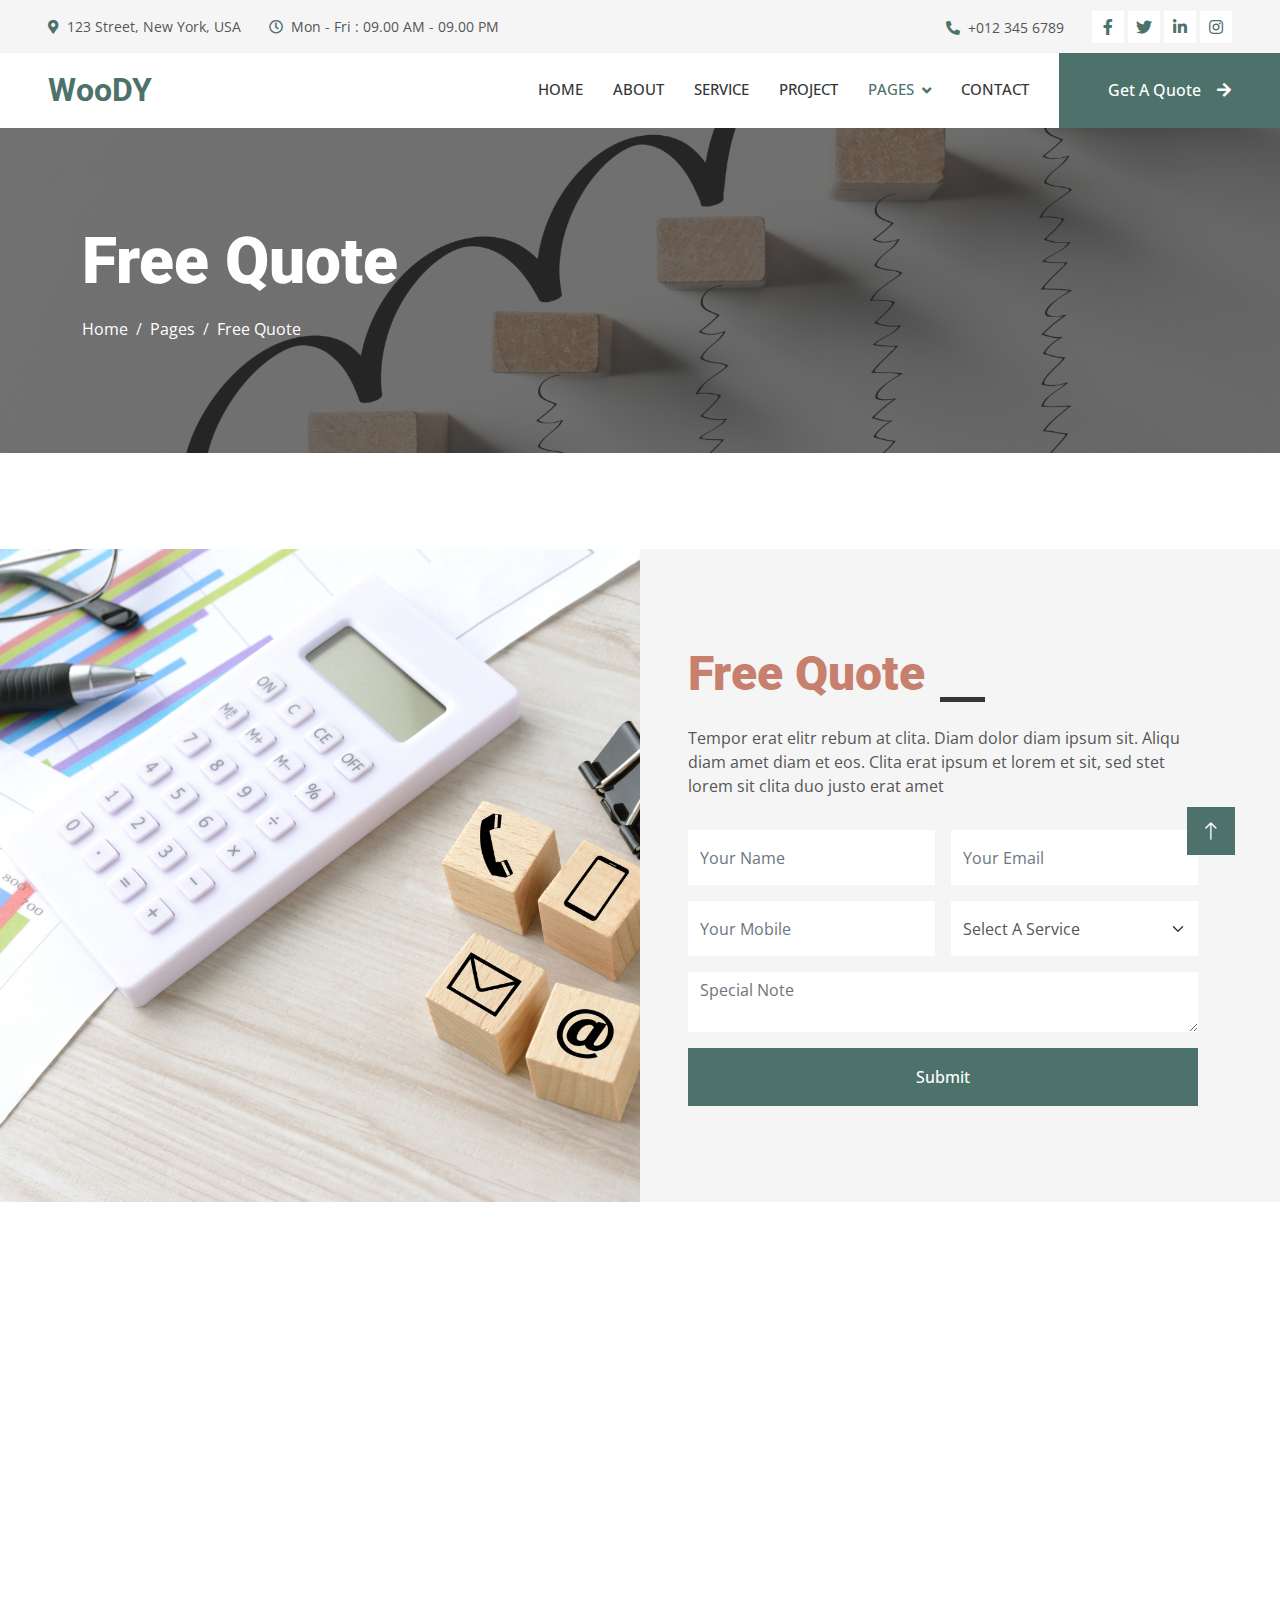
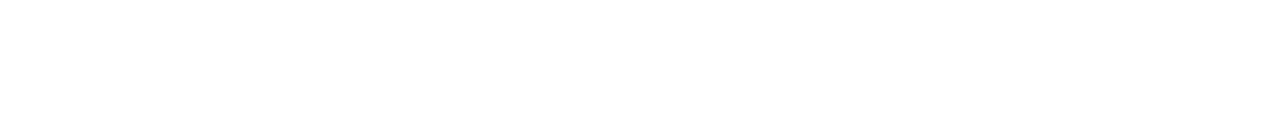
<file: quote.html>
<!DOCTYPE html>
<html lang="en">

<head>
    <meta charset="utf-8">
    <title>Woody - Carpenter Website Template</title>
    <meta content="width=device-width, initial-scale=1.0" name="viewport">
    <meta content="" name="keywords">
    <meta content="" name="description">

    <!-- Favicon -->
    <link href="img/favicon.ico" rel="icon">

    <!-- Google Web Fonts -->
    <link rel="preconnect" href="https://fonts.googleapis.com">
    <link rel="preconnect" href="https://fonts.gstatic.com" crossorigin>
    <link href="https://fonts.googleapis.com/css2?family=Open+Sans:wght@400;500&family=Roboto:wght@500;700;900&display=swap" rel="stylesheet"> 

    <!-- Icon Font Stylesheet -->
    <link href="https://cdnjs.cloudflare.com/ajax/libs/font-awesome/5.10.0/css/all.min.css" rel="stylesheet">
    <link href="https://cdn.jsdelivr.net/npm/bootstrap-icons@1.4.1/font/bootstrap-icons.css" rel="stylesheet">

    <!-- Libraries Stylesheet -->
    <link href="lib/animate/animate.min.css" rel="stylesheet">
    <link href="lib/owlcarousel/assets/owl.carousel.min.css" rel="stylesheet">
    <link href="lib/lightbox/css/lightbox.min.css" rel="stylesheet">

    <!-- Customized Bootstrap Stylesheet -->
    <link href="css/bootstrap.min.css" rel="stylesheet">

    <!-- Template Stylesheet -->
    <link href="css/style.css" rel="stylesheet">
</head>

<body>
    <!-- Spinner Start -->
    <div id="spinner" class="show bg-white position-fixed translate-middle w-100 vh-100 top-50 start-50 d-flex align-items-center justify-content-center">
        <div class="spinner-grow text-primary" style="width: 3rem; height: 3rem;" role="status">
            <span class="sr-only">Loading...</span>
        </div>
    </div>
    <!-- Spinner End -->


    <!-- Topbar Start -->
    <div class="container-fluid bg-light p-0">
        <div class="row gx-0 d-none d-lg-flex">
            <div class="col-lg-7 px-5 text-start">
                <div class="h-100 d-inline-flex align-items-center py-3 me-4">
                    <small class="fa fa-map-marker-alt text-primary me-2"></small>
                    <small>123 Street, New York, USA</small>
                </div>
                <div class="h-100 d-inline-flex align-items-center py-3">
                    <small class="far fa-clock text-primary me-2"></small>
                    <small>Mon - Fri : 09.00 AM - 09.00 PM</small>
                </div>
            </div>
            <div class="col-lg-5 px-5 text-end">
                <div class="h-100 d-inline-flex align-items-center py-3 me-4">
                    <small class="fa fa-phone-alt text-primary me-2"></small>
                    <small>+012 345 6789</small>
                </div>
                <div class="h-100 d-inline-flex align-items-center">
                    <a class="btn btn-sm-square bg-white text-primary me-1" href=""><i class="fab fa-facebook-f"></i></a>
                    <a class="btn btn-sm-square bg-white text-primary me-1" href=""><i class="fab fa-twitter"></i></a>
                    <a class="btn btn-sm-square bg-white text-primary me-1" href=""><i class="fab fa-linkedin-in"></i></a>
                    <a class="btn btn-sm-square bg-white text-primary me-0" href=""><i class="fab fa-instagram"></i></a>
                </div>
            </div>
        </div>
    </div>
    <!-- Topbar End -->


    <!-- Navbar Start -->
    <nav class="navbar navbar-expand-lg bg-white navbar-light sticky-top p-0">
        <a href="index.html" class="navbar-brand d-flex align-items-center px-4 px-lg-5">
            <h2 class="m-0 text-primary">WooDY</h2>
        </a>
        <button type="button" class="navbar-toggler me-4" data-bs-toggle="collapse" data-bs-target="#navbarCollapse">
            <span class="navbar-toggler-icon"></span>
        </button>
        <div class="collapse navbar-collapse" id="navbarCollapse">
            <div class="navbar-nav ms-auto p-4 p-lg-0">
                <a href="index.html" class="nav-item nav-link">Home</a>
                <a href="about.html" class="nav-item nav-link">About</a>
                <a href="service.html" class="nav-item nav-link">Service</a>
                <a href="project.html" class="nav-item nav-link">Project</a>
                <div class="nav-item dropdown">
                    <a href="#" class="nav-link dropdown-toggle active" data-bs-toggle="dropdown">Pages</a>
                    <div class="dropdown-menu fade-up m-0">
                        <a href="feature.html" class="dropdown-item">Feature</a>
                        <a href="quote.html" class="dropdown-item active">Free Quote</a>
                        <a href="team.html" class="dropdown-item">Our Team</a>
                        <a href="testimonial.html" class="dropdown-item">Testimonial</a>
                        <a href="404.html" class="dropdown-item">404 Page</a>
                    </div>
                </div>
                <a href="contact.html" class="nav-item nav-link">Contact</a>
            </div>
            <a href="" class="btn btn-primary py-4 px-lg-5 d-none d-lg-block">Get A Quote<i class="fa fa-arrow-right ms-3"></i></a>
        </div>
    </nav>
    <!-- Navbar End -->


    <!-- Page Header Start -->
    <div class="container-fluid page-header py-5 mb-5">
        <div class="container py-5">
            <h1 class="display-3 text-white mb-3 animated slideInDown">Free Quote</h1>
            <nav aria-label="breadcrumb animated slideInDown">
                <ol class="breadcrumb">
                    <li class="breadcrumb-item"><a class="text-white" href="#">Home</a></li>
                    <li class="breadcrumb-item"><a class="text-white" href="#">Pages</a></li>
                    <li class="breadcrumb-item text-white active" aria-current="page">Free Quote</li>
                </ol>
            </nav>
        </div>
    </div>
    <!-- Page Header End -->


    <!-- Quote Start -->
    <div class="container-fluid bg-light overflow-hidden px-lg-0" style="margin: 6rem 0;">
        <div class="container quote px-lg-0">
            <div class="row g-0 mx-lg-0">
                <div class="col-lg-6 ps-lg-0" style="min-height: 400px;">
                    <div class="position-relative h-100">
                        <img class="position-absolute img-fluid w-100 h-100" src="img/quote.jpg" style="object-fit: cover;" alt="">
                    </div>
                </div>
                <div class="col-lg-6 quote-text py-5 wow fadeIn" data-wow-delay="0.5s">
                    <div class="p-lg-5 pe-lg-0">
                        <div class="section-title text-start">
                            <h1 class="display-5 mb-4">Free Quote</h1>
                        </div>
                        <p class="mb-4 pb-2">Tempor erat elitr rebum at clita. Diam dolor diam ipsum sit. Aliqu diam amet diam et eos. Clita erat ipsum et lorem et sit, sed stet lorem sit clita duo justo erat amet</p>
                        <form>
                            <div class="row g-3">
                                <div class="col-12 col-sm-6">
                                    <input type="text" class="form-control border-0" placeholder="Your Name" style="height: 55px;">
                                </div>
                                <div class="col-12 col-sm-6">
                                    <input type="email" class="form-control border-0" placeholder="Your Email" style="height: 55px;">
                                </div>
                                <div class="col-12 col-sm-6">
                                    <input type="text" class="form-control border-0" placeholder="Your Mobile" style="height: 55px;">
                                </div>
                                <div class="col-12 col-sm-6">
                                    <select class="form-select border-0" style="height: 55px;">
                                        <option selected>Select A Service</option>
                                        <option value="1">Service 1</option>
                                        <option value="2">Service 2</option>
                                        <option value="3">Service 3</option>
                                    </select>
                                </div>
                                <div class="col-12">
                                    <textarea class="form-control border-0" placeholder="Special Note"></textarea>
                                </div>
                                <div class="col-12">
                                    <button class="btn btn-primary w-100 py-3" type="submit">Submit</button>
                                </div>
                            </div>
                        </form>
                    </div>
                </div>
            </div>
        </div>
    </div>
    <!-- Quote End -->
        

    <!-- Footer Start -->
    <div class="container-fluid bg-dark text-light footer mt-5 pt-5 wow fadeIn" data-wow-delay="0.1s">
        <div class="container py-5">
            <div class="row g-5">
                <div class="col-lg-3 col-md-6">
                    <h4 class="text-light mb-4">Address</h4>
                    <p class="mb-2"><i class="fa fa-map-marker-alt me-3"></i>123 Street, New York, USA</p>
                    <p class="mb-2"><i class="fa fa-phone-alt me-3"></i>+012 345 67890</p>
                    <p class="mb-2"><i class="fa fa-envelope me-3"></i>info@example.com</p>
                    <div class="d-flex pt-2">
                        <a class="btn btn-outline-light btn-social" href=""><i class="fab fa-twitter"></i></a>
                        <a class="btn btn-outline-light btn-social" href=""><i class="fab fa-facebook-f"></i></a>
                        <a class="btn btn-outline-light btn-social" href=""><i class="fab fa-youtube"></i></a>
                        <a class="btn btn-outline-light btn-social" href=""><i class="fab fa-linkedin-in"></i></a>
                    </div>
                </div>
                <div class="col-lg-3 col-md-6">
                    <h4 class="text-light mb-4">Services</h4>
                    <a class="btn btn-link" href="">General Carpentry</a>
                    <a class="btn btn-link" href="">Furniture Remodeling</a>
                    <a class="btn btn-link" href="">Wooden Floor</a>
                    <a class="btn btn-link" href="">Wooden Furniture</a>
                    <a class="btn btn-link" href="">Custom Carpentry</a>
                </div>
                <div class="col-lg-3 col-md-6">
                    <h4 class="text-light mb-4">Quick Links</h4>
                    <a class="btn btn-link" href="">About Us</a>
                    <a class="btn btn-link" href="">Contact Us</a>
                    <a class="btn btn-link" href="">Our Services</a>
                    <a class="btn btn-link" href="">Terms & Condition</a>
                    <a class="btn btn-link" href="">Support</a>
                </div>
                <div class="col-lg-3 col-md-6">
                    <h4 class="text-light mb-4">Newsletter</h4>
                    <p>Dolor amet sit justo amet elitr clita ipsum elitr est.</p>
                    <div class="position-relative mx-auto" style="max-width: 400px;">
                        <input class="form-control border-0 w-100 py-3 ps-4 pe-5" type="text" placeholder="Your email">
                        <button type="button" class="btn btn-primary py-2 position-absolute top-0 end-0 mt-2 me-2">SignUp</button>
                    </div>
                </div>
            </div>
        </div>
        <div class="container">
            <div class="copyright">
                <div class="row">
                    <div class="col-md-6 text-center text-md-start mb-3 mb-md-0">
                        &copy; <a class="border-bottom" href="#">Your Site Name</a>, All Right Reserved.
                    </div>
                    <div class="col-md-6 text-center text-md-end">
                        <!--/*** This template is free as long as you keep the footer author’s credit link/attribution link/backlink. If you'd like to use the template without the footer author’s credit link/attribution link/backlink, you can purchase the Credit Removal License from "https://htmlcodex.com/credit-removal". Thank you for your support. ***/-->
                        Designed By <a class="border-bottom" href="https://htmlcodex.com">HTML Codex</a>
                    </div>
                </div>
            </div>
        </div>
    </div>
    <!-- Footer End -->


    <!-- Back to Top -->
    <a href="#" class="btn btn-lg btn-primary btn-lg-square rounded-0 back-to-top"><i class="bi bi-arrow-up"></i></a>


    <!-- JavaScript Libraries -->
    <script src="https://code.jquery.com/jquery-3.4.1.min.js"></script>
    <script src="https://cdn.jsdelivr.net/npm/bootstrap@5.0.0/dist/js/bootstrap.bundle.min.js"></script>
    <script src="lib/wow/wow.min.js"></script>
    <script src="lib/easing/easing.min.js"></script>
    <script src="lib/waypoints/waypoints.min.js"></script>
    <script src="lib/counterup/counterup.min.js"></script>
    <script src="lib/owlcarousel/owl.carousel.min.js"></script>
    <script src="lib/isotope/isotope.pkgd.min.js"></script>
    <script src="lib/lightbox/js/lightbox.min.js"></script>

    <!-- Template Javascript -->
    <script src="js/main.js"></script>
</body>

</html>
</file>
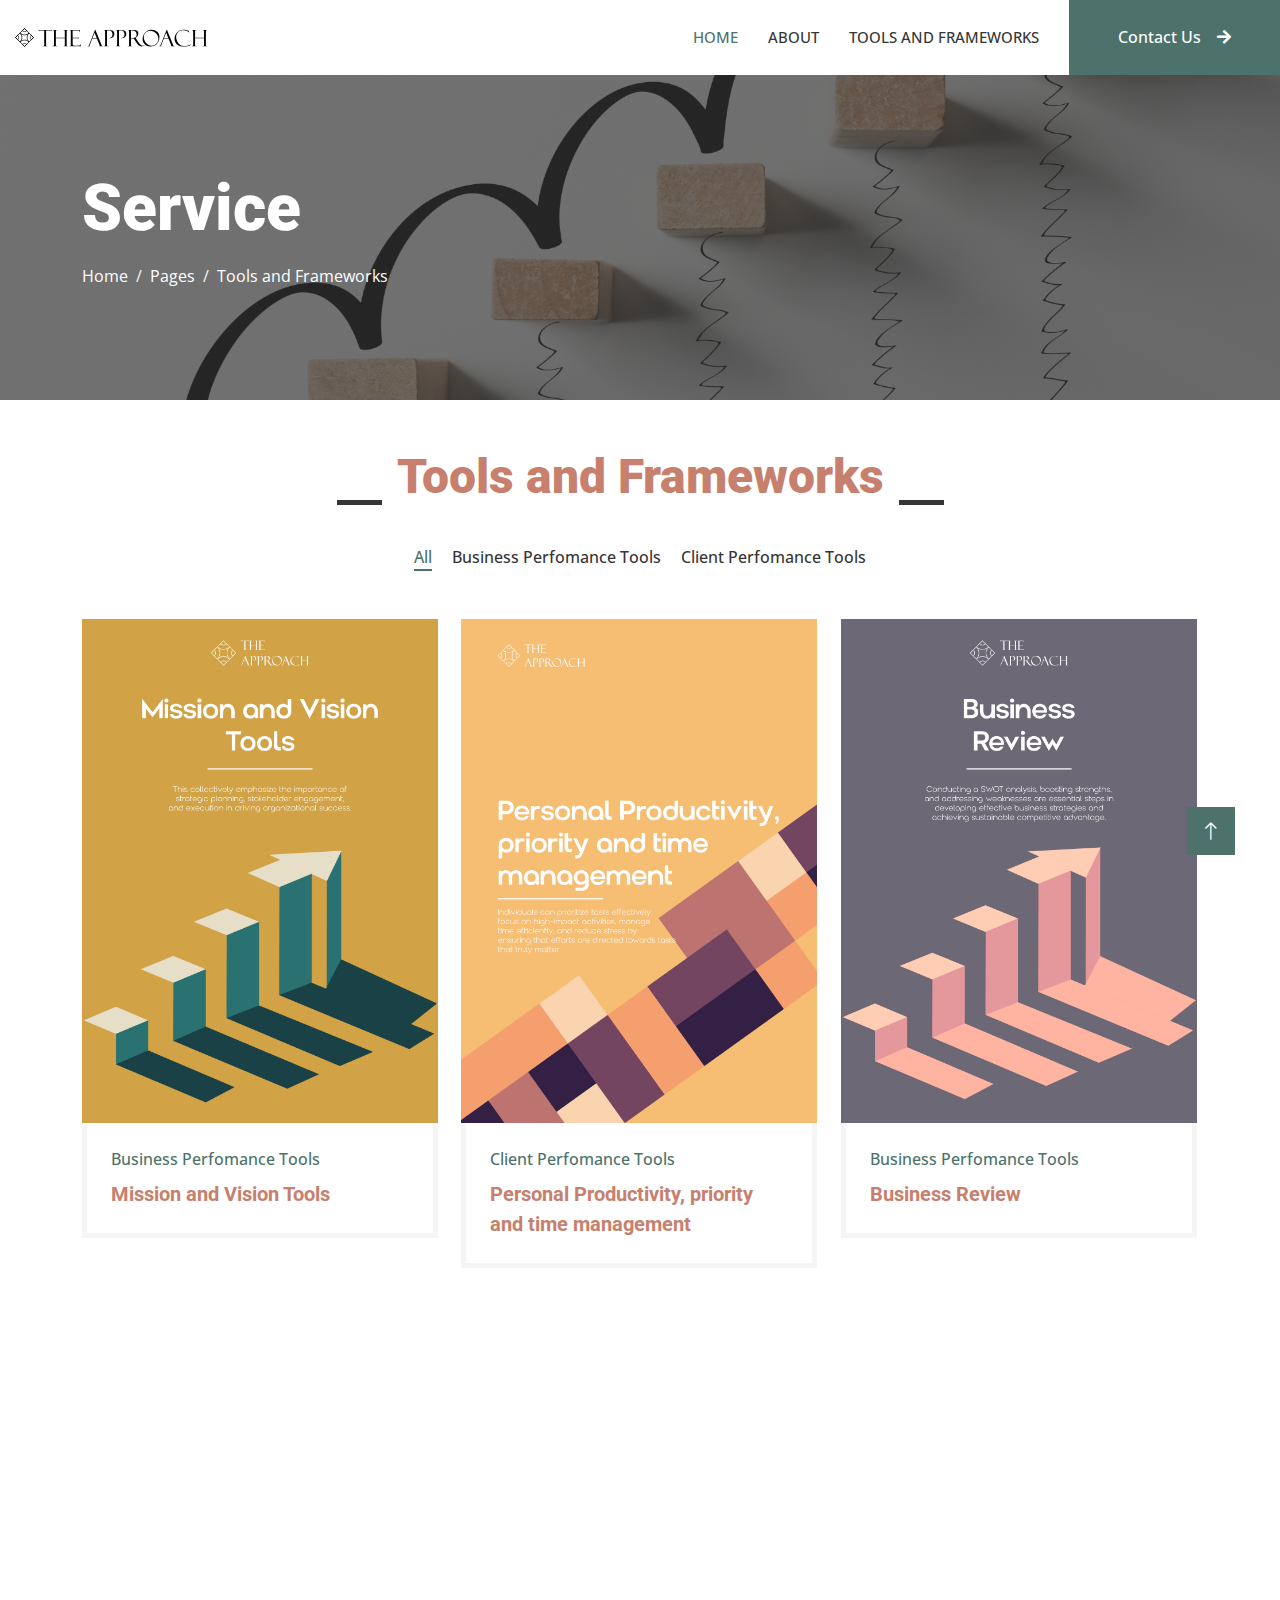
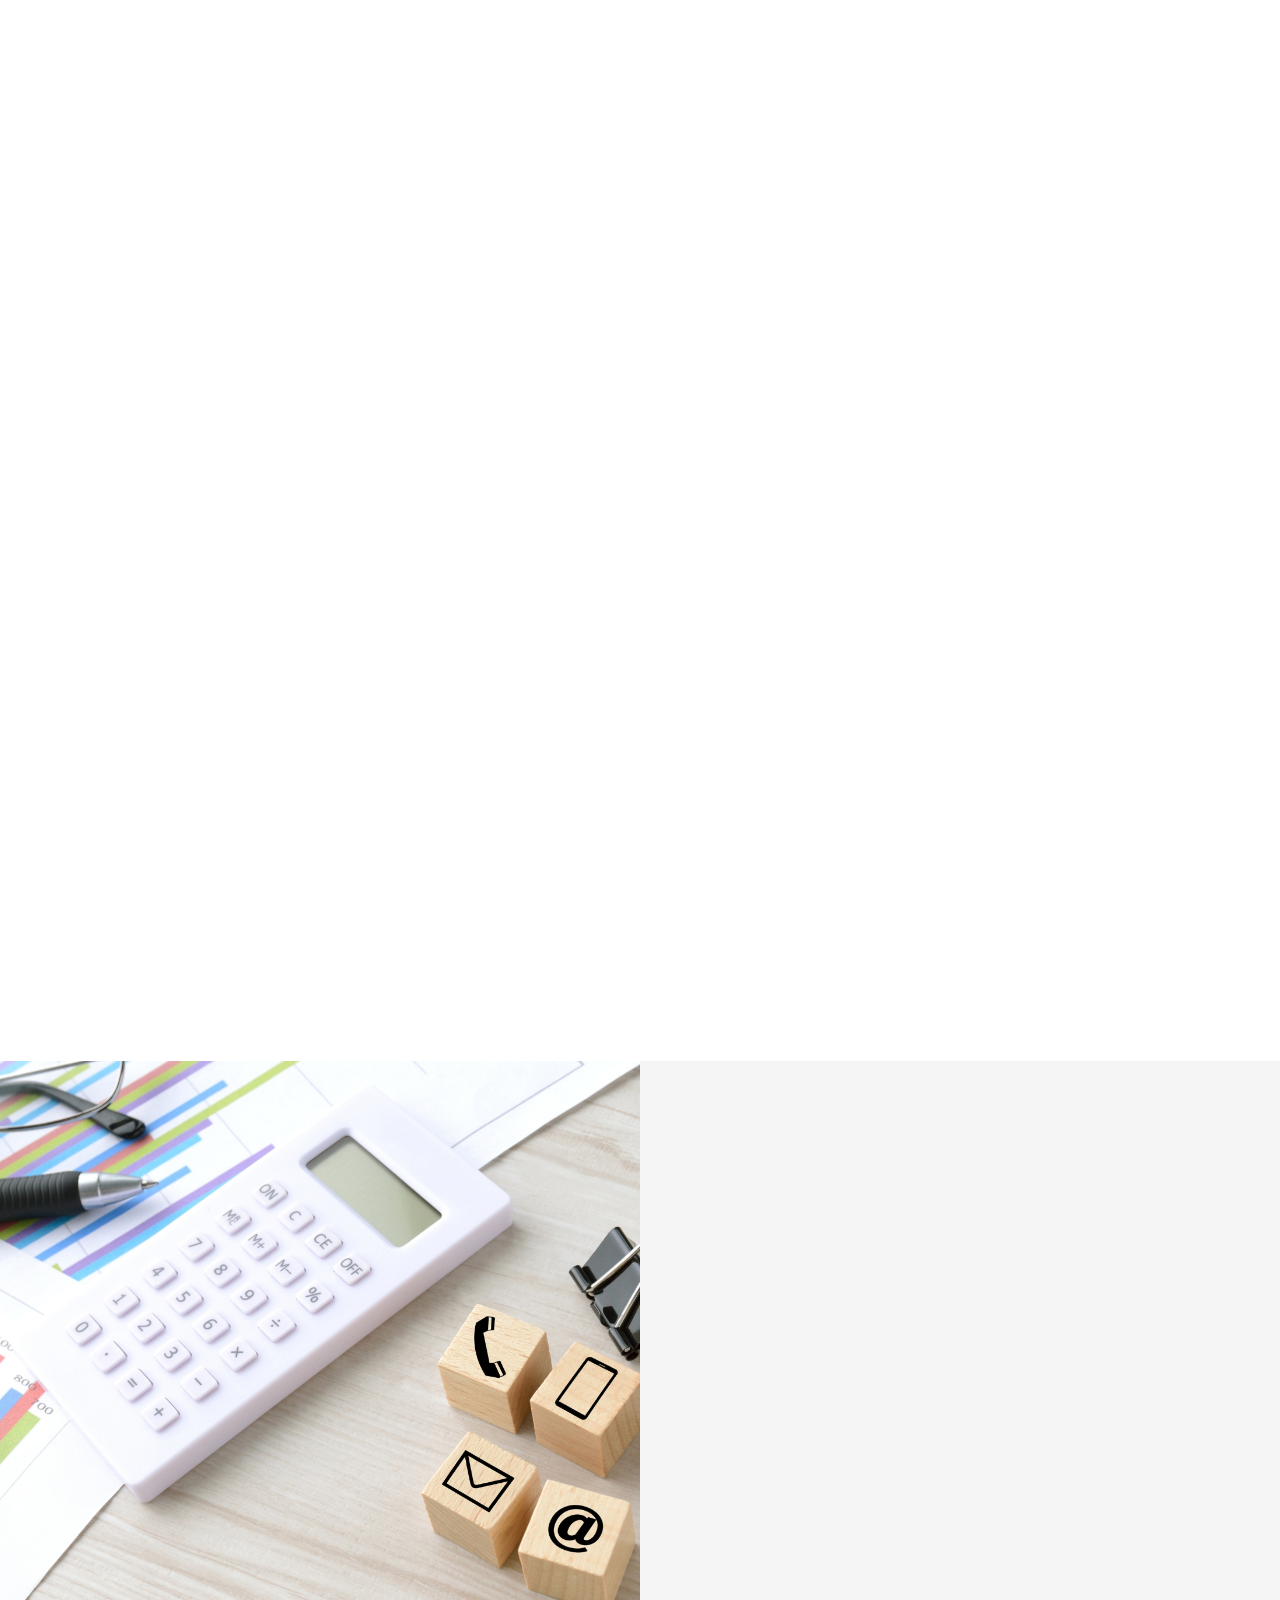
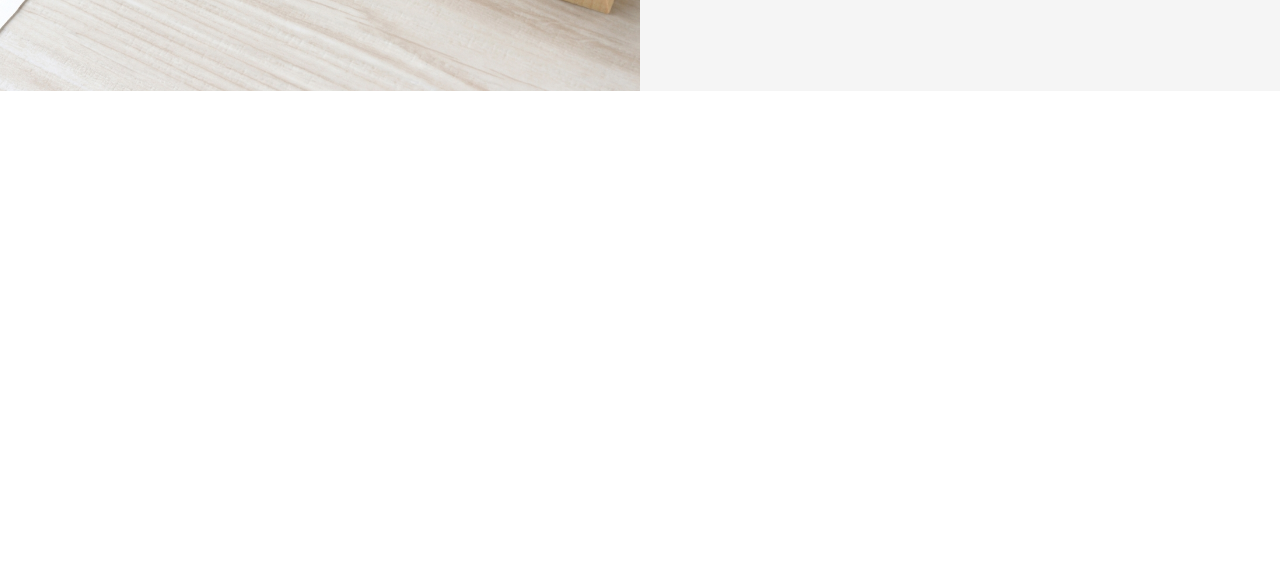
<file: service.html>
<!DOCTYPE html>
<html lang="en">

<head>
    <meta charset="utf-8">
    <title>The Approach</title>
    <meta content="width=device-width, initial-scale=1.0" name="viewport">
    <meta content="" name="keywords">
    <meta content="" name="description">

    <!-- Favicon -->
    <link href="img/favicon.ico" rel="icon">

    <!-- Google Web Fonts -->
    <link rel="preconnect" href="https://fonts.googleapis.com">
    <link rel="preconnect" href="https://fonts.gstatic.com" crossorigin>
    <link
        href="https://fonts.googleapis.com/css2?family=Open+Sans:wght@400;500&family=Roboto:wght@500;700;900&display=swap"
        rel="stylesheet">

    <!-- Icon Font Stylesheet -->
    <link href="https://cdnjs.cloudflare.com/ajax/libs/font-awesome/5.10.0/css/all.min.css" rel="stylesheet">
    <link href="https://cdn.jsdelivr.net/npm/bootstrap-icons@1.4.1/font/bootstrap-icons.css" rel="stylesheet">

    <!-- Libraries Stylesheet -->
    <link href="lib/animate/animate.min.css" rel="stylesheet">
    <link href="lib/owlcarousel/assets/owl.carousel.min.css" rel="stylesheet">
    <link href="lib/lightbox/css/lightbox.min.css" rel="stylesheet">

    <!-- Customized Bootstrap Stylesheet -->
    <link href="css/bootstrap.min.css" rel="stylesheet">

    <!-- Template Stylesheet -->
    <link href="css/style.css" rel="stylesheet">
</head>

<body>
    <!-- Spinner Start -->
    <div id="spinner"
        class="show bg-white position-fixed translate-middle w-100 vh-100 top-50 start-50 d-flex align-items-center justify-content-center">
        <div class="spinner-grow text-primary" style="width: 3rem; height: 3rem;" role="status">
            <span class="sr-only">Loading...</span>
        </div>
    </div>
    <!-- Spinner End -->


    <!-- Topbar Start -->
    <!-- <div class="container-fluid bg-light p-0">
        <div class="row gx-0 d-none d-lg-flex">
            <div class="col-lg-7 px-5 text-start">
                <div class="h-100 d-inline-flex align-items-center py-3 me-4">
                    <small class="fa fa-map-marker-alt text-primary me-2"></small>
                    <small>123 Street, New York, USA</small>
                </div>
                <div class="h-100 d-inline-flex align-items-center py-3">
                    <small class="far fa-clock text-primary me-2"></small>
                    <small>Mon - Fri : 09.00 AM - 09.00 PM</small>
                </div>
            </div>
            <div class="col-lg-5 px-5 text-end">
                <div class="h-100 d-inline-flex align-items-center py-3 me-4">
                    <small class="fa fa-phone-alt text-primary me-2"></small>
                    <small>+012 345 6789</small>
                </div>
                <div class="h-100 d-inline-flex align-items-center">
                    <a class="btn btn-sm-square bg-white text-primary me-1" href=""><i class="fab fa-facebook-f"></i></a>
                    <a class="btn btn-sm-square bg-white text-primary me-1" href=""><i class="fab fa-twitter"></i></a>
                    <a class="btn btn-sm-square bg-white text-primary me-1" href=""><i class="fab fa-linkedin-in"></i></a>
                    <a class="btn btn-sm-square bg-white text-primary me-0" href=""><i class="fab fa-instagram"></i></a>
                </div>
            </div>
        </div>
    </div> -->
    <!-- Topbar End -->


    <!-- Navbar Start -->
    <nav class="navbar navbar-expand-lg bg-white navbar-light sticky-top p-0">

        <img src="img/The Approach Logo_Black.svg" style="width: 15%; margin-left: 15px;">
        <button type="button" class="navbar-toggler me-4" data-bs-toggle="collapse" data-bs-target="#navbarCollapse">
            <span class="navbar-toggler-icon"></span>
        </button>
        <div class="collapse navbar-collapse" id="navbarCollapse">
            <div class="navbar-nav ms-auto p-4 p-lg-0">
                <a href="index.html" class="nav-item nav-link active">Home</a>
                <a href="about.html" class="nav-item nav-link">About</a>
                <a href="service.html" class="nav-item nav-link">Tools and Frameworks</a>
            </div>
            <a href="contact.html" class="btn btn-primary py-4 px-lg-5 d-none d-lg-block">Contact Us<i
                    class="fa fa-arrow-right ms-3"></i></a>
        </div>
    </nav>
    <!-- Navbar End -->


    <!-- Page Header Start -->
    <div class="container-fluid page-header py-5 mb-5">
        <div class="container py-5">
            <h1 class="display-3 text-white mb-3 animated slideInDown">Service</h1>
            <nav aria-label="breadcrumb animated slideInDown">
                <ol class="breadcrumb">
                    <li class="breadcrumb-item"><a class="text-white" href="#">Home</a></li>
                    <li class="breadcrumb-item"><a class="text-white" href="#">Pages</a></li>
                    <li class="breadcrumb-item text-white active" aria-current="page">Tools and Frameworks</li>
                </ol>
            </nav>
        </div>
    </div>
    <!-- Page Header End -->


    <!-- Service Start -->
    <div class="container">
        <div class="section-title text-center">
            <h1 class="display-5 mb-5">Tools and Frameworks</h1>
        </div>
        <div class="row mt-n2 wow fadeInUp" data-wow-delay="0.3s">
            <div class="col-12 text-center">
                <ul class="list-inline mb-5" id="portfolio-flters">
                    <li class="mx-2 active" data-filter="*">All</li>
                    <li class="mx-2" data-filter=".first">Business Perfomance Tools</li>
                    <li class="mx-2" data-filter=".second">Client Perfomance Tools</li>
                </ul>
            </div>
        </div>
        <div class="row g-4 portfolio-container">
            <div class="col-lg-4 col-md-6 portfolio-item first wow fadeInUp" data-wow-delay="0.1s">
                <div class="rounded overflow-hidden">
                    <div class="position-relative overflow-hidden">
                        <img class="img-fluid w-100" src="img/Approach pdf-04.jpg" alt="">
                        <div class="portfolio-overlay">
                            <a class="btn btn-square btn-outline-light mx-1" href="img/Approach pdf-04.jpg"
                                data-lightbox="portfolio"><i class="fa fa-eye"></i></a>
                            <a class="btn btn-square btn-outline-light mx-1"
                                href="./assets/Mission and Vision Tools.pdf" target="_blank"><i
                                    class="fa fa-link"></i></a>
                        </div>
                    </div>
                    <div class="border border-5 border-light border-top-0 p-4">
                        <p class="text-primary fw-medium mb-2">Business Perfomance Tools</p>
                        <h5 class="lh-base mb-0">Mission and Vision Tools</a>
                    </div>
                </div>
            </div>
            <div class="col-lg-4 col-md-6 portfolio-item second wow fadeInUp" data-wow-delay="0.3s">
                <div class="rounded overflow-hidden">
                    <div class="position-relative overflow-hidden">
                        <img class="img-fluid w-100" src="img/Approach pdf-01.jpg" alt="">
                        <div class="portfolio-overlay">
                            <a class="btn btn-square btn-outline-light mx-1" href="img/Approach pdf-01.jpg"
                                data-lightbox="portfolio"><i class="fa fa-eye"></i></a>
                            <a class="btn btn-square btn-outline-light mx-1"
                                href="./assets/Personal Productivity, priority and time management.pdf"
                                target="_blank"><i class="fa fa-link"></i></a>
                        </div>
                    </div>
                    <div class="border border-5 border-light border-top-0 p-4">
                        <p class="text-primary fw-medium mb-2">Client Perfomance Tools</p>
                        <h5 class="lh-base mb-0">Personal Productivity, priority and time management</a>
                    </div>
                </div>
            </div>
            <div class="col-lg-4 col-md-6 portfolio-item first wow fadeInUp" data-wow-delay="0.5s">
                <div class="rounded overflow-hidden">
                    <div class="position-relative overflow-hidden">
                        <img class="img-fluid w-100" src="img/Business-review.jpg" alt="">
                        <div class="portfolio-overlay">
                            <a class="btn btn-square btn-outline-light mx-1" href="img/Business-review.jpg"
                                data-lightbox="portfolio"><i class="fa fa-eye"></i></a>
                            <a class="btn btn-square btn-outline-light mx-1" href="./assets/Business Review.pdf"><i
                                    class="fa fa-link"></i></a>
                        </div>
                    </div>
                    <div class="border border-5 border-light border-top-0 p-4">
                        <p class="text-primary fw-medium mb-2">Business Perfomance Tools</p>
                        <h5 class="lh-base mb-0">Business Review</a>
                    </div>
                </div>
            </div>
            <div class="col-lg-4 col-md-6 portfolio-item second wow fadeInUp" data-wow-delay="0.1s">
                <div class="rounded overflow-hidden">
                    <div class="position-relative overflow-hidden">
                        <img class="img-fluid w-100" src="img/Approach pdf-02.jpg" alt="">
                        <div class="portfolio-overlay">
                            <a class="btn btn-square btn-outline-light mx-1" href="img/Approach pdf-02.jpg"
                                data-lightbox="portfolio"><i class="fa fa-eye"></i></a>
                            <a class="btn btn-square btn-outline-light mx-1"
                                href="./assets/Personal Effectiveness Tools_New.pdf" target="_blank"><i
                                    class="fa fa-link"></i></a>
                        </div>
                    </div>
                    <div class="border border-5 border-light border-top-0 p-4">
                        <p class="text-primary fw-medium mb-2">Client Perfomance Tools</p>
                        <h5 class="lh-base mb-0">Personal Effectiveness tools</a>
                    </div>
                </div>
            </div>
            <div class="col-lg-4 col-md-6 portfolio-item first wow fadeInUp" data-wow-delay="0.3s">
                <div class="rounded overflow-hidden">
                    <div class="position-relative overflow-hidden">
                        <img class="img-fluid w-100" src="img/Approach pdf-06.jpg" alt="">
                        <div class="portfolio-overlay">
                            <a class="btn btn-square btn-outline-light mx-1" href="img/Approach pdf-06.jpg"
                                data-lightbox="portfolio"><i class="fa fa-eye"></i></a>
                            <a class="btn btn-square btn-outline-light mx-1"
                                href="./assets/Business Goal Setting and Tracking Tools.pdf" target="_blank"><i
                                    class="fa fa-link"></i></a>
                        </div>
                    </div>
                    <div class="border border-5 border-light border-top-0 p-4">
                        <p class="text-primary fw-medium mb-2">Business Perfomance Tools</p>
                        <h5 class="lh-base mb-0">Business Goal Setting and Tracking Tools</a>
                    </div>
                </div>
            </div>
            <div class="col-lg-4 col-md-6 portfolio-item second wow fadeInUp" data-wow-delay="0.5s">
                <div class="rounded overflow-hidden">
                    <div class="position-relative overflow-hidden">
                        <img class="img-fluid w-100" src="img/Approach pdf-03.jpg" alt="">
                        <div class="portfolio-overlay">
                            <a class="btn btn-square btn-outline-light mx-1" href="img/Approach pdf-03.jpg"
                                data-lightbox="portfolio"><i class="fa fa-eye"></i></a>
                            <a class="btn btn-square btn-outline-light mx-1" href="./assets/Work-Life Balance Tools.pdf"
                                target="_blank"><i class="fa fa-link"></i></a>
                        </div>
                    </div>
                    <div class="border border-5 border-light border-top-0 p-4">
                        <p class="text-primary fw-medium mb-2">Client Perfomance Tools</p>
                        <h5 class="lh-base mb-0">Work-life balance tools</a>
                    </div>
                </div>
            </div>
            <div class="col-lg-4 col-md-6 portfolio-item first wow fadeInUp" data-wow-delay="0.3s">
                <div class="rounded overflow-hidden">
                    <div class="position-relative overflow-hidden">
                        <img class="img-fluid w-100" src="img/Approach pdf-07.jpg" alt="">
                        <div class="portfolio-overlay">
                            <a class="btn btn-square btn-outline-light mx-1" href="img/Approach pdf-07.jpg"
                                data-lightbox="portfolio"><i class="fa fa-eye"></i></a>
                            <a class="btn btn-square btn-outline-light mx-1"
                                href="./assets/Problem Solving and Decision Making.pdf" target="_blank"><i
                                    class="fa fa-link"></i></a>
                        </div>
                    </div>
                    <div class="border border-5 border-light border-top-0 p-4">
                        <p class="text-primary fw-medium mb-2">Business Perfomance Tools</p>
                        <h5 class="lh-base mb-0">Problem Solving and Decision Making Skills</a>
                    </div>
                </div>
            </div>
        </div>
    </div>
    <!-- Service End -->


    <!-- Quote Start -->
    <div class="container-fluid bg-light overflow-hidden my-5 px-lg-0">
        <div class="container quote px-lg-0">
            <div class="row g-0 mx-lg-0">
                <div class="col-lg-6 ps-lg-0" style="min-height: 400px;">
                    <div class="position-relative h-100">
                        <img class="position-absolute img-fluid w-100 h-100" src="img/quote.jpg"
                            style="object-fit: cover;" alt="">
                    </div>
                </div>
                <div class="col-lg-6 quote-text py-5 wow fadeIn" data-wow-delay="0.5s">
                    <div class="p-lg-5 pe-lg-0">
                        <div class="section-title text-start">
                            <h1 class="display-5 mb-4">Make an Inquiry</h1>
                        </div>
                        <p class="mb-4 pb-2">Contact us for any inquiries, booking a session and any business coaching
                            services.</p>
                        <form>
                            <div class="row g-3">
                                <div class="col-12 col-sm-6">
                                    <input type="text" class="form-control border-0" placeholder="Your Name"
                                        style="height: 55px;">
                                </div>
                                <div class="col-12 col-sm-6">
                                    <input type="email" class="form-control border-0" placeholder="Your Email"
                                        style="height: 55px;">
                                </div>
                                <div class="col-12 col-sm-6">
                                    <input type="text" class="form-control border-0" placeholder="Your Mobile"
                                        style="height: 55px;">
                                </div>
                                <div class="col-12 col-sm-6">
                                    <select class="form-select border-0" style="height: 55px;">
                                        <option selected>Select A Service</option>
                                        <option value="1">Service 1</option>
                                        <option value="2">Service 2</option>
                                        <option value="3">Service 3</option>
                                    </select>
                                </div>
                                <div class="col-12">
                                    <textarea class="form-control border-0" placeholder="Special Note"></textarea>
                                </div>
                                <div class="col-12">
                                    <button class="btn btn-primary w-100 py-3" type="submit">Submit</button>
                                </div>
                            </div>
                        </form>
                    </div>
                </div>
            </div>
        </div>
    </div>
    <!-- Quote End -->


    <!-- Testimonial Start -->
    <!-- <div class="container-xxl py-5 wow fadeInUp" data-wow-delay="0.1s">
        <div class="container">
            <div class="section-title text-center">
                <h1 class="display-5 mb-5">Testimonial</h1>
            </div>
            <div class="owl-carousel testimonial-carousel">
                <div class="testimonial-item text-center">
                    <img class="img-fluid bg-light p-2 mx-auto mb-3" src="img/testimonial-1.jpg"
                        style="width: 90px; height: 90px;">
                    <div class="testimonial-text text-center p-4">
                        <p>Clita clita tempor justo dolor ipsum amet kasd amet duo justo duo duo labore sed sed. Magna
                            ut diam sit et amet stet eos sed clita erat magna elitr erat sit sit erat at rebum justo sea
                            clita.</p>
                        <h5 class="mb-1">Client Name</h5>
                        <span class="fst-italic">Profession</span>
                    </div>
                </div>
                <div class="testimonial-item text-center">
                    <img class="img-fluid bg-light p-2 mx-auto mb-3" src="img/testimonial-2.jpg"
                        style="width: 90px; height: 90px;">
                    <div class="testimonial-text text-center p-4">
                        <p>Clita clita tempor justo dolor ipsum amet kasd amet duo justo duo duo labore sed sed. Magna
                            ut diam sit et amet stet eos sed clita erat magna elitr erat sit sit erat at rebum justo sea
                            clita.</p>
                        <h5 class="mb-1">Client Name</h5>
                        <span class="fst-italic">Profession</span>
                    </div>
                </div>
                <div class="testimonial-item text-center">
                    <img class="img-fluid bg-light p-2 mx-auto mb-3" src="img/testimonial-3.jpg"
                        style="width: 90px; height: 90px;">
                    <div class="testimonial-text text-center p-4">
                        <p>Clita clita tempor justo dolor ipsum amet kasd amet duo justo duo duo labore sed sed. Magna
                            ut diam sit et amet stet eos sed clita erat magna elitr erat sit sit erat at rebum justo sea
                            clita.</p>
                        <h5 class="mb-1">Client Name</h5>
                        <span class="fst-italic">Profession</span>
                    </div>
                </div>
            </div>
        </div>
    </div> -->
    <!-- Testimonial End -->


    <!-- Footer Start -->
    <div class="container-fluid bg-dark text-light footer pt-5 wow fadeIn" data-wow-delay="0.1s"
        style="margin-top: 6rem;">
        <div class="container py-5">
            <div class="row g-5">
                <div class="col-lg-3 col-md-6">
                    <h4 class="text-light mb-4">Address</h4>
                    <p class="mb-2"><i class="fa fa-map-marker-alt me-3"></i>Nyali, Mombasa, Kenya</p>
                    <p class="mb-2"><i class="fa fa-envelope me-3"></i>sidra.n.pasta@gmail.com</p>
                    <div class="d-flex pt-2">
                        <a class="btn btn-outline-light btn-social" href="#"><i class="fab fa-twitter"></i></a>
                        <a class="btn btn-outline-light btn-social" href="#"><i class="fab fa-facebook-f"></i></a>
                        <!-- <a class="btn btn-outline-light btn-social" href="#"><i class="fab fa-youtube"></i></a> -->
                        <a class="btn btn-outline-light btn-social" href="#"><i class="fab fa-linkedin-in"></i></a>
                    </div>
                </div>
                <div class="col-lg-3 col-md-6">
                    <h4 class="text-light mb-4">Tools and Frameworks</h4>
                    <a class="btn btn-link" href="">Business Perfomance Tools</a>
                    <a class="btn btn-link" href="">Client Perfomance Tools</a>
                </div>
                <div class="col-lg-3 col-md-6">
                    <h4 class="text-light mb-4">Quick Links</h4>
                    <a class="btn btn-link" href="about.html">About Us</a>
                    <a class="btn btn-link" href="contact.html">Contact Us</a>
                    <a class="btn btn-link" href="service.html">Tools and Frameworks</a>
                </div>
                <!-- <div class="col-lg-3 col-md-6">
                <h4 class="text-light mb-4">Newsletter</h4>
                <p>Dolor amet sit justo amet elitr clita ipsum elitr est.</p>
                <div class="position-relative mx-auto" style="max-width: 400px;">
                    <input class="form-control border-0 w-100 py-3 ps-4 pe-5" type="text" placeholder="Your email">
                    <button type="button"
                        class="btn btn-primary py-2 position-absolute top-0 end-0 mt-2 me-2">SignUp</button>
                </div>
            </div> -->
            </div>
        </div>
        <div class="container">
            <div class="copyright">
                <div class="row">
                    <div class="col-md-6 text-center text-md-start mb-3 mb-md-0">
                        &copy; <a class="border-bottom" href="#">The Approach</a>, All Right Reserved.
                    </div>
                    <div class="col-md-6 text-center text-md-end">
                        <!--/*** This template is free as long as you keep the footer author’s credit link/attribution link/backlink. If you'd like to use the template without the footer author’s credit link/attribution link/backlink, you can purchase the Credit Removal License from "https://htmlcodex.com/credit-removal". Thank you for your support. ***/-->
                        <!-- Developed by<a class="border-bottom" href="#"> </a> -->
                    </div>
                </div>
            </div>
        </div>
    </div>
    <!-- Footer End -->


    <!-- Back to Top -->
    <a href="#" class="btn btn-lg btn-primary btn-lg-square rounded-0 back-to-top"><i class="bi bi-arrow-up"></i></a>


    <!-- JavaScript Libraries -->
    <script src="https://code.jquery.com/jquery-3.4.1.min.js"></script>
    <script src="https://cdn.jsdelivr.net/npm/bootstrap@5.0.0/dist/js/bootstrap.bundle.min.js"></script>
    <script src="lib/wow/wow.min.js"></script>
    <script src="lib/easing/easing.min.js"></script>
    <script src="lib/waypoints/waypoints.min.js"></script>
    <script src="lib/counterup/counterup.min.js"></script>
    <script src="lib/owlcarousel/owl.carousel.min.js"></script>
    <script src="lib/isotope/isotope.pkgd.min.js"></script>
    <script src="lib/lightbox/js/lightbox.min.js"></script>

    <!-- Template Javascript -->
    <script src="js/main.js"></script>
</body>

</html>
</file>
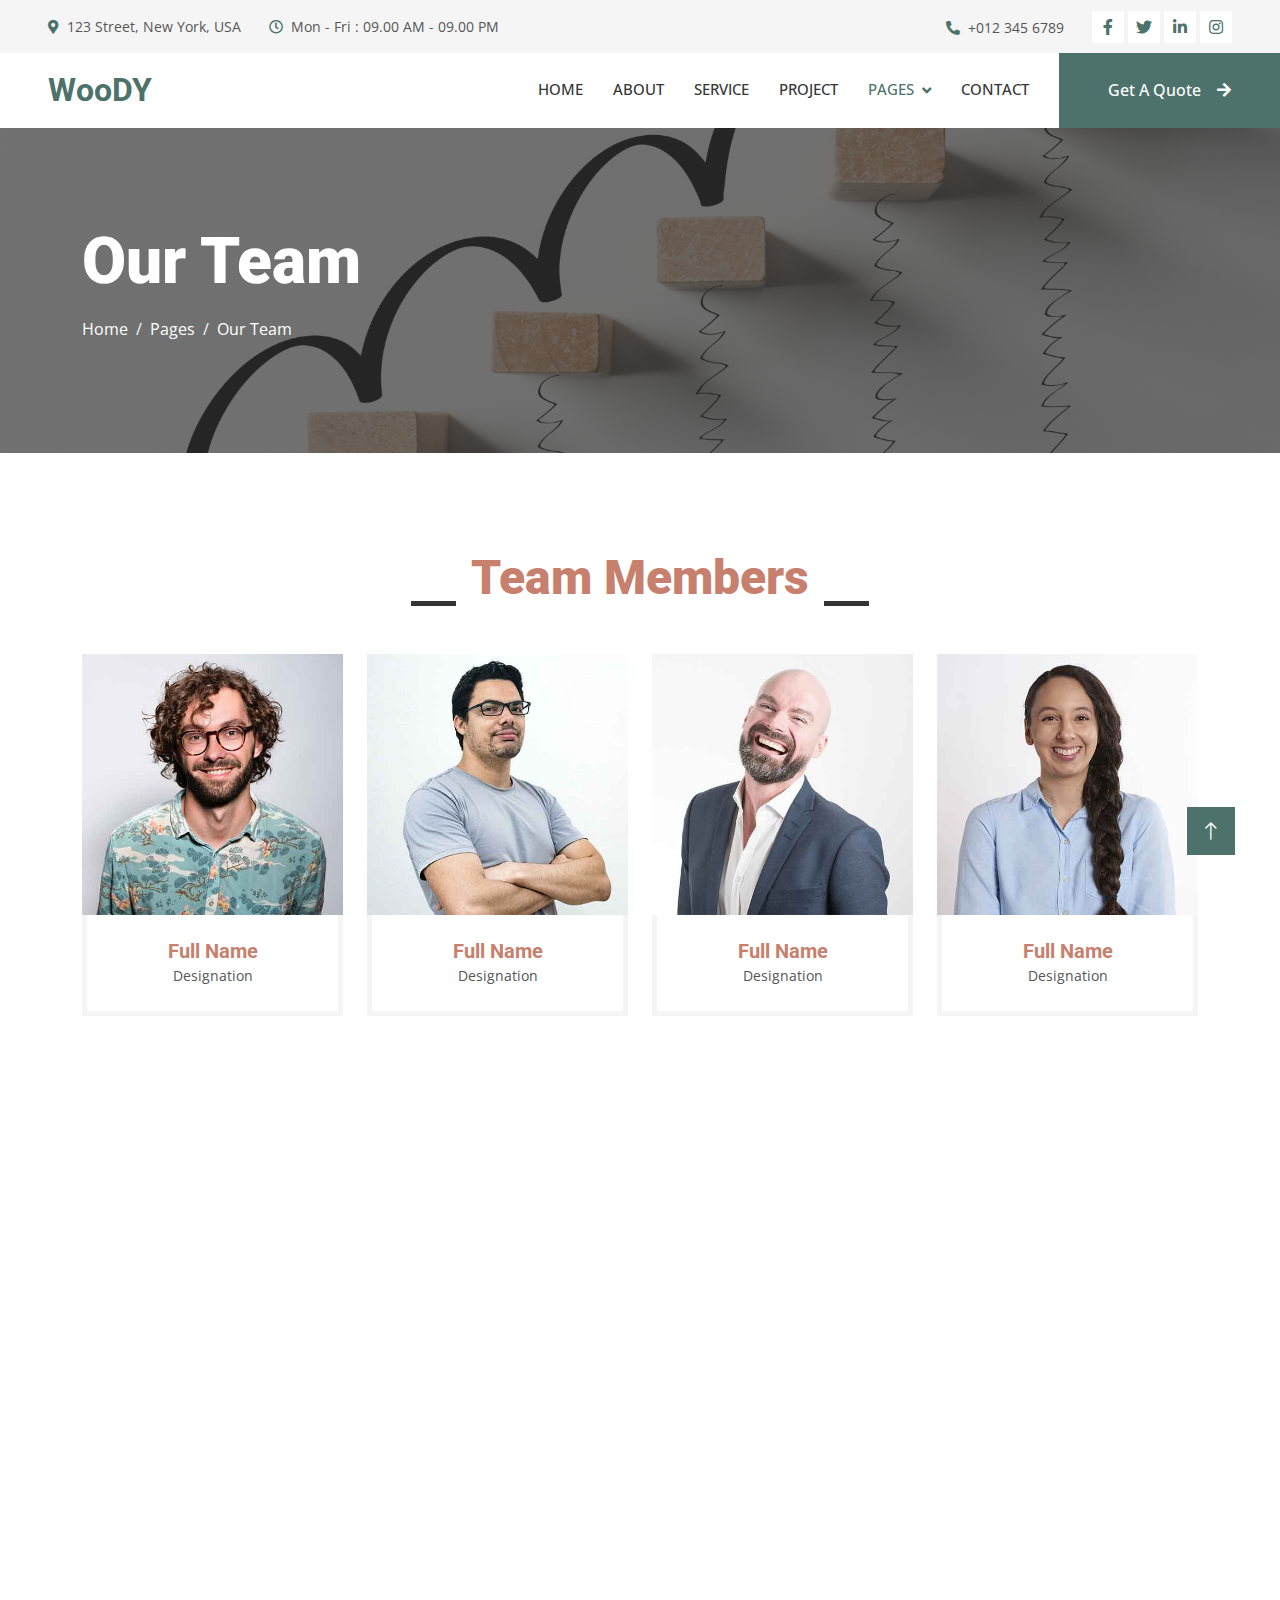
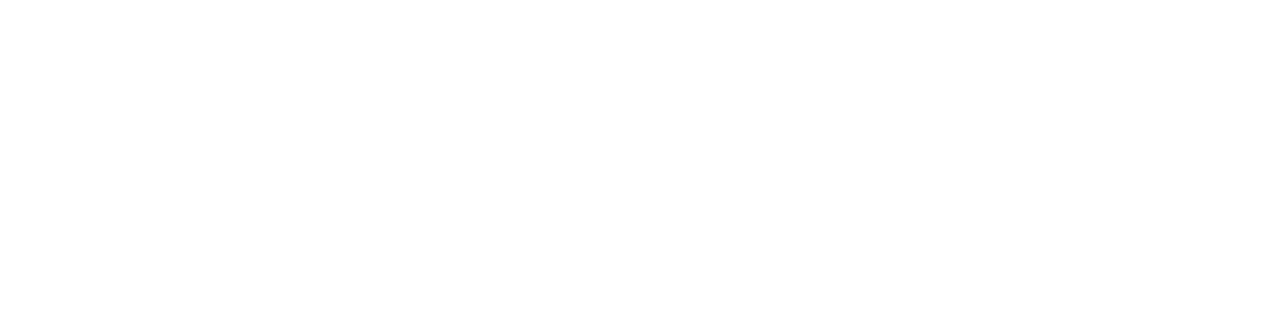
<file: team.html>
<!DOCTYPE html>
<html lang="en">

<head>
    <meta charset="utf-8">
    <title>Woody - Carpenter Website Template</title>
    <meta content="width=device-width, initial-scale=1.0" name="viewport">
    <meta content="" name="keywords">
    <meta content="" name="description">

    <!-- Favicon -->
    <link href="img/favicon.ico" rel="icon">

    <!-- Google Web Fonts -->
    <link rel="preconnect" href="https://fonts.googleapis.com">
    <link rel="preconnect" href="https://fonts.gstatic.com" crossorigin>
    <link href="https://fonts.googleapis.com/css2?family=Open+Sans:wght@400;500&family=Roboto:wght@500;700;900&display=swap" rel="stylesheet"> 

    <!-- Icon Font Stylesheet -->
    <link href="https://cdnjs.cloudflare.com/ajax/libs/font-awesome/5.10.0/css/all.min.css" rel="stylesheet">
    <link href="https://cdn.jsdelivr.net/npm/bootstrap-icons@1.4.1/font/bootstrap-icons.css" rel="stylesheet">

    <!-- Libraries Stylesheet -->
    <link href="lib/animate/animate.min.css" rel="stylesheet">
    <link href="lib/owlcarousel/assets/owl.carousel.min.css" rel="stylesheet">
    <link href="lib/lightbox/css/lightbox.min.css" rel="stylesheet">

    <!-- Customized Bootstrap Stylesheet -->
    <link href="css/bootstrap.min.css" rel="stylesheet">

    <!-- Template Stylesheet -->
    <link href="css/style.css" rel="stylesheet">
</head>

<body>
    <!-- Spinner Start -->
    <div id="spinner" class="show bg-white position-fixed translate-middle w-100 vh-100 top-50 start-50 d-flex align-items-center justify-content-center">
        <div class="spinner-grow text-primary" style="width: 3rem; height: 3rem;" role="status">
            <span class="sr-only">Loading...</span>
        </div>
    </div>
    <!-- Spinner End -->


    <!-- Topbar Start -->
    <div class="container-fluid bg-light p-0">
        <div class="row gx-0 d-none d-lg-flex">
            <div class="col-lg-7 px-5 text-start">
                <div class="h-100 d-inline-flex align-items-center py-3 me-4">
                    <small class="fa fa-map-marker-alt text-primary me-2"></small>
                    <small>123 Street, New York, USA</small>
                </div>
                <div class="h-100 d-inline-flex align-items-center py-3">
                    <small class="far fa-clock text-primary me-2"></small>
                    <small>Mon - Fri : 09.00 AM - 09.00 PM</small>
                </div>
            </div>
            <div class="col-lg-5 px-5 text-end">
                <div class="h-100 d-inline-flex align-items-center py-3 me-4">
                    <small class="fa fa-phone-alt text-primary me-2"></small>
                    <small>+012 345 6789</small>
                </div>
                <div class="h-100 d-inline-flex align-items-center">
                    <a class="btn btn-sm-square bg-white text-primary me-1" href=""><i class="fab fa-facebook-f"></i></a>
                    <a class="btn btn-sm-square bg-white text-primary me-1" href=""><i class="fab fa-twitter"></i></a>
                    <a class="btn btn-sm-square bg-white text-primary me-1" href=""><i class="fab fa-linkedin-in"></i></a>
                    <a class="btn btn-sm-square bg-white text-primary me-0" href=""><i class="fab fa-instagram"></i></a>
                </div>
            </div>
        </div>
    </div>
    <!-- Topbar End -->


    <!-- Navbar Start -->
    <nav class="navbar navbar-expand-lg bg-white navbar-light sticky-top p-0">
        <a href="index.html" class="navbar-brand d-flex align-items-center px-4 px-lg-5">
            <h2 class="m-0 text-primary">WooDY</h2>
        </a>
        <button type="button" class="navbar-toggler me-4" data-bs-toggle="collapse" data-bs-target="#navbarCollapse">
            <span class="navbar-toggler-icon"></span>
        </button>
        <div class="collapse navbar-collapse" id="navbarCollapse">
            <div class="navbar-nav ms-auto p-4 p-lg-0">
                <a href="index.html" class="nav-item nav-link">Home</a>
                <a href="about.html" class="nav-item nav-link">About</a>
                <a href="service.html" class="nav-item nav-link">Service</a>
                <a href="project.html" class="nav-item nav-link">Project</a>
                <div class="nav-item dropdown">
                    <a href="#" class="nav-link dropdown-toggle active" data-bs-toggle="dropdown">Pages</a>
                    <div class="dropdown-menu fade-up m-0">
                        <a href="feature.html" class="dropdown-item">Feature</a>
                        <a href="quote.html" class="dropdown-item">Free Quote</a>
                        <a href="team.html" class="dropdown-item active">Our Team</a>
                        <a href="testimonial.html" class="dropdown-item">Testimonial</a>
                        <a href="404.html" class="dropdown-item">404 Page</a>
                    </div>
                </div>
                <a href="contact.html" class="nav-item nav-link">Contact</a>
            </div>
            <a href="" class="btn btn-primary py-4 px-lg-5 d-none d-lg-block">Get A Quote<i class="fa fa-arrow-right ms-3"></i></a>
        </div>
    </nav>
    <!-- Navbar End -->


    <!-- Page Header Start -->
    <div class="container-fluid page-header py-5 mb-5">
        <div class="container py-5">
            <h1 class="display-3 text-white mb-3 animated slideInDown">Our Team</h1>
            <nav aria-label="breadcrumb animated slideInDown">
                <ol class="breadcrumb">
                    <li class="breadcrumb-item"><a class="text-white" href="#">Home</a></li>
                    <li class="breadcrumb-item"><a class="text-white" href="#">Pages</a></li>
                    <li class="breadcrumb-item text-white active" aria-current="page">Our Team</li>
                </ol>
            </nav>
        </div>
    </div>
    <!-- Page Header End -->


    <!-- Team Start -->
    <div class="container-xxl py-5">
        <div class="container">
            <div class="section-title text-center">
                <h1 class="display-5 mb-5">Team Members</h1>
            </div>
            <div class="row g-4">
                <div class="col-lg-3 col-md-6 wow fadeInUp" data-wow-delay="0.1s">
                    <div class="team-item">
                        <div class="overflow-hidden position-relative">
                            <img class="img-fluid" src="img/team-1.jpg" alt="">
                            <div class="team-social">
                                <a class="btn btn-square" href=""><i class="fab fa-facebook-f"></i></a>
                                <a class="btn btn-square" href=""><i class="fab fa-twitter"></i></a>
                                <a class="btn btn-square" href=""><i class="fab fa-instagram"></i></a>
                            </div>
                        </div>
                        <div class="text-center border border-5 border-light border-top-0 p-4">
                            <h5 class="mb-0">Full Name</h5>
                            <small>Designation</small>
                        </div>
                    </div>
                </div>
                <div class="col-lg-3 col-md-6 wow fadeInUp" data-wow-delay="0.3s">
                    <div class="team-item">
                        <div class="overflow-hidden position-relative">
                            <img class="img-fluid" src="img/team-2.jpg" alt="">
                            <div class="team-social">
                                <a class="btn btn-square" href=""><i class="fab fa-facebook-f"></i></a>
                                <a class="btn btn-square" href=""><i class="fab fa-twitter"></i></a>
                                <a class="btn btn-square" href=""><i class="fab fa-instagram"></i></a>
                            </div>
                        </div>
                        <div class="text-center border border-5 border-light border-top-0 p-4">
                            <h5 class="mb-0">Full Name</h5>
                            <small>Designation</small>
                        </div>
                    </div>
                </div>
                <div class="col-lg-3 col-md-6 wow fadeInUp" data-wow-delay="0.5s">
                    <div class="team-item">
                        <div class="overflow-hidden position-relative">
                            <img class="img-fluid" src="img/team-3.jpg" alt="">
                            <div class="team-social">
                                <a class="btn btn-square" href=""><i class="fab fa-facebook-f"></i></a>
                                <a class="btn btn-square" href=""><i class="fab fa-twitter"></i></a>
                                <a class="btn btn-square" href=""><i class="fab fa-instagram"></i></a>
                            </div>
                        </div>
                        <div class="text-center border border-5 border-light border-top-0 p-4">
                            <h5 class="mb-0">Full Name</h5>
                            <small>Designation</small>
                        </div>
                    </div>
                </div>
                <div class="col-lg-3 col-md-6 wow fadeInUp" data-wow-delay="0.7s">
                    <div class="team-item">
                        <div class="overflow-hidden position-relative">
                            <img class="img-fluid" src="img/team-4.jpg" alt="">
                            <div class="team-social">
                                <a class="btn btn-square" href=""><i class="fab fa-facebook-f"></i></a>
                                <a class="btn btn-square" href=""><i class="fab fa-twitter"></i></a>
                                <a class="btn btn-square" href=""><i class="fab fa-instagram"></i></a>
                            </div>
                        </div>
                        <div class="text-center border border-5 border-light border-top-0 p-4">
                            <h5 class="mb-0">Full Name</h5>
                            <small>Designation</small>
                        </div>
                    </div>
                </div>
                <div class="col-lg-3 col-md-6 wow fadeInUp" data-wow-delay="0.1s">
                    <div class="team-item">
                        <div class="overflow-hidden position-relative">
                            <img class="img-fluid" src="img/team-2.jpg" alt="">
                            <div class="team-social">
                                <a class="btn btn-square" href=""><i class="fab fa-facebook-f"></i></a>
                                <a class="btn btn-square" href=""><i class="fab fa-twitter"></i></a>
                                <a class="btn btn-square" href=""><i class="fab fa-instagram"></i></a>
                            </div>
                        </div>
                        <div class="text-center border border-5 border-light border-top-0 p-4">
                            <h5 class="mb-0">Full Name</h5>
                            <small>Designation</small>
                        </div>
                    </div>
                </div>
                <div class="col-lg-3 col-md-6 wow fadeInUp" data-wow-delay="0.3s">
                    <div class="team-item">
                        <div class="overflow-hidden position-relative">
                            <img class="img-fluid" src="img/team-3.jpg" alt="">
                            <div class="team-social">
                                <a class="btn btn-square" href=""><i class="fab fa-facebook-f"></i></a>
                                <a class="btn btn-square" href=""><i class="fab fa-twitter"></i></a>
                                <a class="btn btn-square" href=""><i class="fab fa-instagram"></i></a>
                            </div>
                        </div>
                        <div class="text-center border border-5 border-light border-top-0 p-4">
                            <h5 class="mb-0">Full Name</h5>
                            <small>Designation</small>
                        </div>
                    </div>
                </div>
                <div class="col-lg-3 col-md-6 wow fadeInUp" data-wow-delay="0.5s">
                    <div class="team-item">
                        <div class="overflow-hidden position-relative">
                            <img class="img-fluid" src="img/team-4.jpg" alt="">
                            <div class="team-social">
                                <a class="btn btn-square" href=""><i class="fab fa-facebook-f"></i></a>
                                <a class="btn btn-square" href=""><i class="fab fa-twitter"></i></a>
                                <a class="btn btn-square" href=""><i class="fab fa-instagram"></i></a>
                            </div>
                        </div>
                        <div class="text-center border border-5 border-light border-top-0 p-4">
                            <h5 class="mb-0">Full Name</h5>
                            <small>Designation</small>
                        </div>
                    </div>
                </div>
                <div class="col-lg-3 col-md-6 wow fadeInUp" data-wow-delay="0.7s">
                    <div class="team-item">
                        <div class="overflow-hidden position-relative">
                            <img class="img-fluid" src="img/team-1.jpg" alt="">
                            <div class="team-social">
                                <a class="btn btn-square" href=""><i class="fab fa-facebook-f"></i></a>
                                <a class="btn btn-square" href=""><i class="fab fa-twitter"></i></a>
                                <a class="btn btn-square" href=""><i class="fab fa-instagram"></i></a>
                            </div>
                        </div>
                        <div class="text-center border border-5 border-light border-top-0 p-4">
                            <h5 class="mb-0">Full Name</h5>
                            <small>Designation</small>
                        </div>
                    </div>
                </div>
            </div>
        </div>
    </div>
    <!-- Team End -->
        

    <!-- Footer Start -->
    <div class="container-fluid bg-dark text-light footer mt-5 pt-5 wow fadeIn" data-wow-delay="0.1s">
        <div class="container py-5">
            <div class="row g-5">
                <div class="col-lg-3 col-md-6">
                    <h4 class="text-light mb-4">Address</h4>
                    <p class="mb-2"><i class="fa fa-map-marker-alt me-3"></i>123 Street, New York, USA</p>
                    <p class="mb-2"><i class="fa fa-phone-alt me-3"></i>+012 345 67890</p>
                    <p class="mb-2"><i class="fa fa-envelope me-3"></i>info@example.com</p>
                    <div class="d-flex pt-2">
                        <a class="btn btn-outline-light btn-social" href=""><i class="fab fa-twitter"></i></a>
                        <a class="btn btn-outline-light btn-social" href=""><i class="fab fa-facebook-f"></i></a>
                        <a class="btn btn-outline-light btn-social" href=""><i class="fab fa-youtube"></i></a>
                        <a class="btn btn-outline-light btn-social" href=""><i class="fab fa-linkedin-in"></i></a>
                    </div>
                </div>
                <div class="col-lg-3 col-md-6">
                    <h4 class="text-light mb-4">Services</h4>
                    <a class="btn btn-link" href="">General Carpentry</a>
                    <a class="btn btn-link" href="">Furniture Remodeling</a>
                    <a class="btn btn-link" href="">Wooden Floor</a>
                    <a class="btn btn-link" href="">Wooden Furniture</a>
                    <a class="btn btn-link" href="">Custom Carpentry</a>
                </div>
                <div class="col-lg-3 col-md-6">
                    <h4 class="text-light mb-4">Quick Links</h4>
                    <a class="btn btn-link" href="">About Us</a>
                    <a class="btn btn-link" href="">Contact Us</a>
                    <a class="btn btn-link" href="">Our Services</a>
                    <a class="btn btn-link" href="">Terms & Condition</a>
                    <a class="btn btn-link" href="">Support</a>
                </div>
                <div class="col-lg-3 col-md-6">
                    <h4 class="text-light mb-4">Newsletter</h4>
                    <p>Dolor amet sit justo amet elitr clita ipsum elitr est.</p>
                    <div class="position-relative mx-auto" style="max-width: 400px;">
                        <input class="form-control border-0 w-100 py-3 ps-4 pe-5" type="text" placeholder="Your email">
                        <button type="button" class="btn btn-primary py-2 position-absolute top-0 end-0 mt-2 me-2">SignUp</button>
                    </div>
                </div>
            </div>
        </div>
        <div class="container">
            <div class="copyright">
                <div class="row">
                    <div class="col-md-6 text-center text-md-start mb-3 mb-md-0">
                        &copy; <a class="border-bottom" href="#">Your Site Name</a>, All Right Reserved.
                    </div>
                    <div class="col-md-6 text-center text-md-end">
                        <!--/*** This template is free as long as you keep the footer author’s credit link/attribution link/backlink. If you'd like to use the template without the footer author’s credit link/attribution link/backlink, you can purchase the Credit Removal License from "https://htmlcodex.com/credit-removal". Thank you for your support. ***/-->
                        Designed By <a class="border-bottom" href="https://htmlcodex.com">HTML Codex</a>
                    </div>
                </div>
            </div>
        </div>
    </div>
    <!-- Footer End -->


    <!-- Back to Top -->
    <a href="#" class="btn btn-lg btn-primary btn-lg-square rounded-0 back-to-top"><i class="bi bi-arrow-up"></i></a>


    <!-- JavaScript Libraries -->
    <script src="https://code.jquery.com/jquery-3.4.1.min.js"></script>
    <script src="https://cdn.jsdelivr.net/npm/bootstrap@5.0.0/dist/js/bootstrap.bundle.min.js"></script>
    <script src="lib/wow/wow.min.js"></script>
    <script src="lib/easing/easing.min.js"></script>
    <script src="lib/waypoints/waypoints.min.js"></script>
    <script src="lib/counterup/counterup.min.js"></script>
    <script src="lib/owlcarousel/owl.carousel.min.js"></script>
    <script src="lib/isotope/isotope.pkgd.min.js"></script>
    <script src="lib/lightbox/js/lightbox.min.js"></script>

    <!-- Template Javascript -->
    <script src="js/main.js"></script>
</body>

</html>
</file>
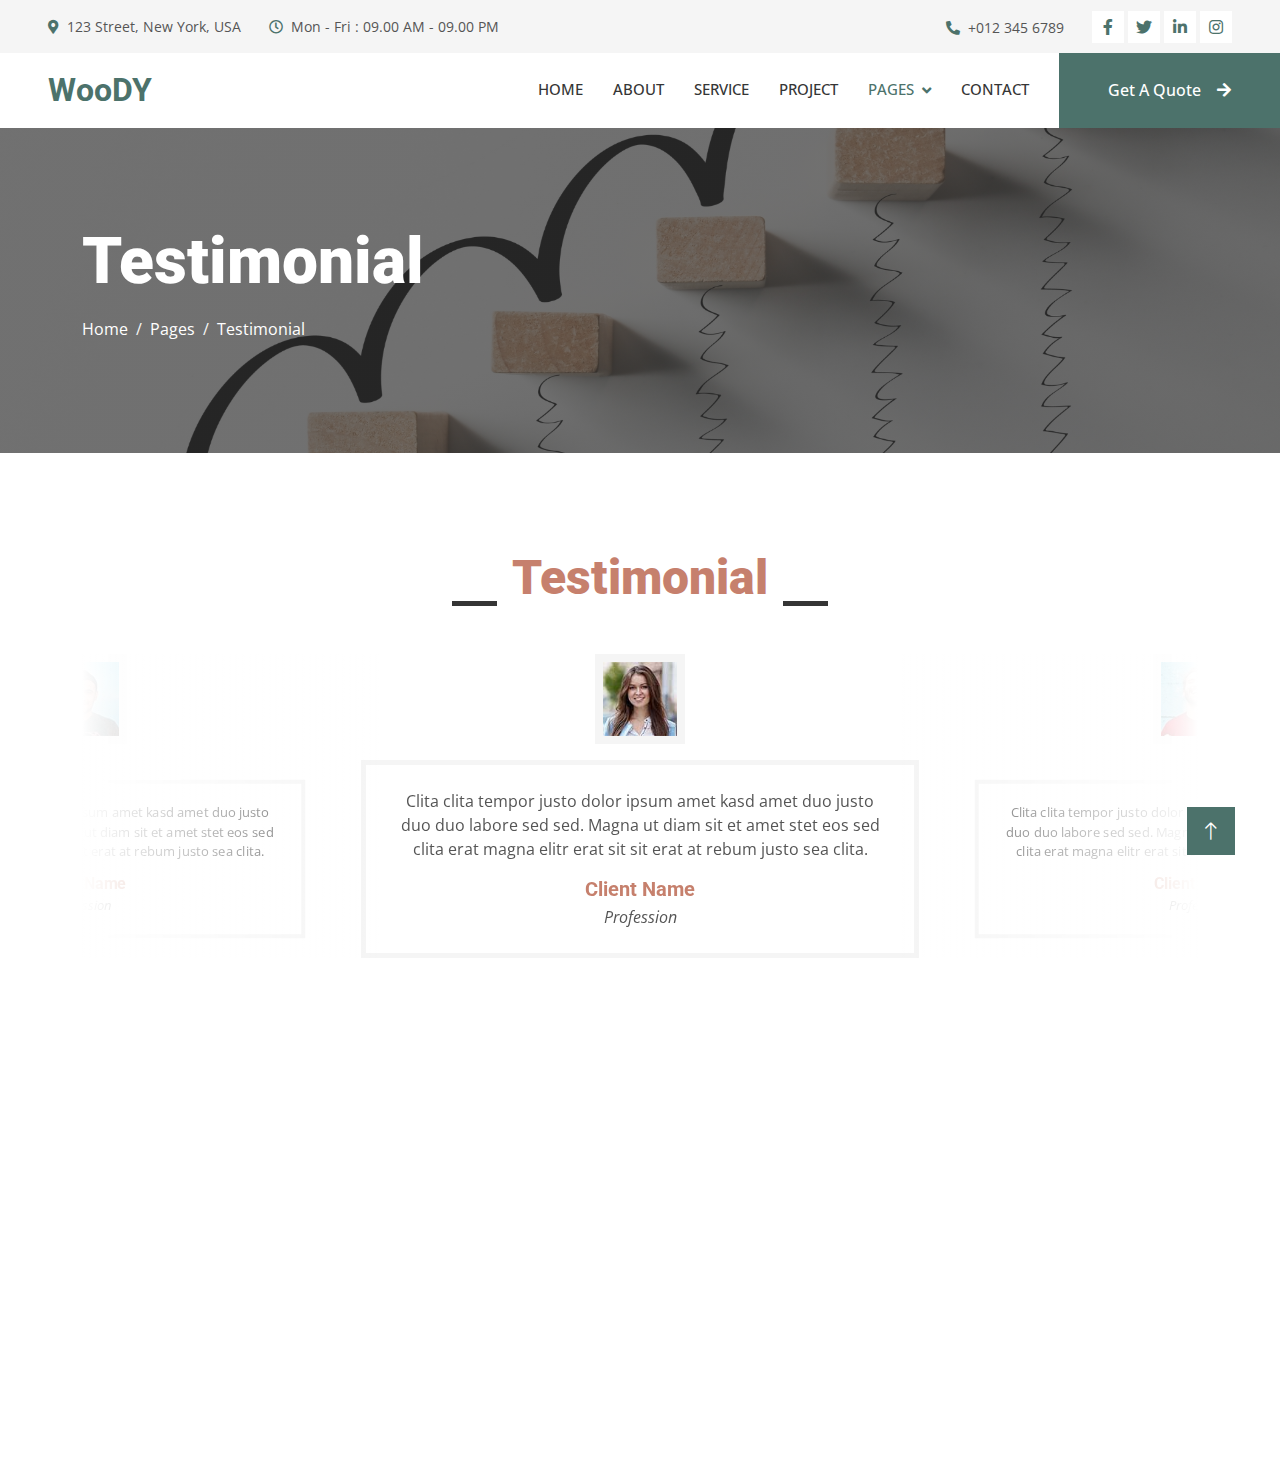
<file: testimonial.html>
<!DOCTYPE html>
<html lang="en">

<head>
    <meta charset="utf-8">
    <title>Woody - Carpenter Website Template</title>
    <meta content="width=device-width, initial-scale=1.0" name="viewport">
    <meta content="" name="keywords">
    <meta content="" name="description">

    <!-- Favicon -->
    <link href="img/favicon.ico" rel="icon">

    <!-- Google Web Fonts -->
    <link rel="preconnect" href="https://fonts.googleapis.com">
    <link rel="preconnect" href="https://fonts.gstatic.com" crossorigin>
    <link href="https://fonts.googleapis.com/css2?family=Open+Sans:wght@400;500&family=Roboto:wght@500;700;900&display=swap" rel="stylesheet"> 

    <!-- Icon Font Stylesheet -->
    <link href="https://cdnjs.cloudflare.com/ajax/libs/font-awesome/5.10.0/css/all.min.css" rel="stylesheet">
    <link href="https://cdn.jsdelivr.net/npm/bootstrap-icons@1.4.1/font/bootstrap-icons.css" rel="stylesheet">

    <!-- Libraries Stylesheet -->
    <link href="lib/animate/animate.min.css" rel="stylesheet">
    <link href="lib/owlcarousel/assets/owl.carousel.min.css" rel="stylesheet">
    <link href="lib/lightbox/css/lightbox.min.css" rel="stylesheet">

    <!-- Customized Bootstrap Stylesheet -->
    <link href="css/bootstrap.min.css" rel="stylesheet">

    <!-- Template Stylesheet -->
    <link href="css/style.css" rel="stylesheet">
</head>

<body>
    <!-- Spinner Start -->
    <div id="spinner" class="show bg-white position-fixed translate-middle w-100 vh-100 top-50 start-50 d-flex align-items-center justify-content-center">
        <div class="spinner-grow text-primary" style="width: 3rem; height: 3rem;" role="status">
            <span class="sr-only">Loading...</span>
        </div>
    </div>
    <!-- Spinner End -->


    <!-- Topbar Start -->
    <div class="container-fluid bg-light p-0">
        <div class="row gx-0 d-none d-lg-flex">
            <div class="col-lg-7 px-5 text-start">
                <div class="h-100 d-inline-flex align-items-center py-3 me-4">
                    <small class="fa fa-map-marker-alt text-primary me-2"></small>
                    <small>123 Street, New York, USA</small>
                </div>
                <div class="h-100 d-inline-flex align-items-center py-3">
                    <small class="far fa-clock text-primary me-2"></small>
                    <small>Mon - Fri : 09.00 AM - 09.00 PM</small>
                </div>
            </div>
            <div class="col-lg-5 px-5 text-end">
                <div class="h-100 d-inline-flex align-items-center py-3 me-4">
                    <small class="fa fa-phone-alt text-primary me-2"></small>
                    <small>+012 345 6789</small>
                </div>
                <div class="h-100 d-inline-flex align-items-center">
                    <a class="btn btn-sm-square bg-white text-primary me-1" href=""><i class="fab fa-facebook-f"></i></a>
                    <a class="btn btn-sm-square bg-white text-primary me-1" href=""><i class="fab fa-twitter"></i></a>
                    <a class="btn btn-sm-square bg-white text-primary me-1" href=""><i class="fab fa-linkedin-in"></i></a>
                    <a class="btn btn-sm-square bg-white text-primary me-0" href=""><i class="fab fa-instagram"></i></a>
                </div>
            </div>
        </div>
    </div>
    <!-- Topbar End -->


    <!-- Navbar Start -->
    <nav class="navbar navbar-expand-lg bg-white navbar-light sticky-top p-0">
        <a href="index.html" class="navbar-brand d-flex align-items-center px-4 px-lg-5">
            <h2 class="m-0 text-primary">WooDY</h2>
        </a>
        <button type="button" class="navbar-toggler me-4" data-bs-toggle="collapse" data-bs-target="#navbarCollapse">
            <span class="navbar-toggler-icon"></span>
        </button>
        <div class="collapse navbar-collapse" id="navbarCollapse">
            <div class="navbar-nav ms-auto p-4 p-lg-0">
                <a href="index.html" class="nav-item nav-link">Home</a>
                <a href="about.html" class="nav-item nav-link">About</a>
                <a href="service.html" class="nav-item nav-link">Service</a>
                <a href="project.html" class="nav-item nav-link">Project</a>
                <div class="nav-item dropdown">
                    <a href="#" class="nav-link dropdown-toggle active" data-bs-toggle="dropdown">Pages</a>
                    <div class="dropdown-menu fade-up m-0">
                        <a href="feature.html" class="dropdown-item">Feature</a>
                        <a href="quote.html" class="dropdown-item">Free Quote</a>
                        <a href="team.html" class="dropdown-item">Our Team</a>
                        <a href="testimonial.html" class="dropdown-item active">Testimonial</a>
                        <a href="404.html" class="dropdown-item">404 Page</a>
                    </div>
                </div>
                <a href="contact.html" class="nav-item nav-link">Contact</a>
            </div>
            <a href="" class="btn btn-primary py-4 px-lg-5 d-none d-lg-block">Get A Quote<i class="fa fa-arrow-right ms-3"></i></a>
        </div>
    </nav>
    <!-- Navbar End -->


    <!-- Page Header Start -->
    <div class="container-fluid page-header py-5 mb-5">
        <div class="container py-5">
            <h1 class="display-3 text-white mb-3 animated slideInDown">Testimonial</h1>
            <nav aria-label="breadcrumb animated slideInDown">
                <ol class="breadcrumb">
                    <li class="breadcrumb-item"><a class="text-white" href="#">Home</a></li>
                    <li class="breadcrumb-item"><a class="text-white" href="#">Pages</a></li>
                    <li class="breadcrumb-item text-white active" aria-current="page">Testimonial</li>
                </ol>
            </nav>
        </div>
    </div>
    <!-- Page Header End -->


    <!-- Testimonial Start -->
    <div class="container-xxl py-5 wow fadeInUp" data-wow-delay="0.1s">
        <div class="container">
            <div class="section-title text-center">
                <h1 class="display-5 mb-5">Testimonial</h1>
            </div>
            <div class="owl-carousel testimonial-carousel">
                <div class="testimonial-item text-center">
                    <img class="img-fluid bg-light p-2 mx-auto mb-3" src="img/testimonial-1.jpg" style="width: 90px; height: 90px;">
                    <div class="testimonial-text text-center p-4">
                        <p>Clita clita tempor justo dolor ipsum amet kasd amet duo justo duo duo labore sed sed. Magna ut diam sit et amet stet eos sed clita erat magna elitr erat sit sit erat at rebum justo sea clita.</p>
                        <h5 class="mb-1">Client Name</h5>
                        <span class="fst-italic">Profession</span>
                    </div>
                </div>
                <div class="testimonial-item text-center">
                    <img class="img-fluid bg-light p-2 mx-auto mb-3" src="img/testimonial-2.jpg" style="width: 90px; height: 90px;">
                    <div class="testimonial-text text-center p-4">
                        <p>Clita clita tempor justo dolor ipsum amet kasd amet duo justo duo duo labore sed sed. Magna ut diam sit et amet stet eos sed clita erat magna elitr erat sit sit erat at rebum justo sea clita.</p>
                        <h5 class="mb-1">Client Name</h5>
                        <span class="fst-italic">Profession</span>
                    </div>
                </div>
                <div class="testimonial-item text-center">
                    <img class="img-fluid bg-light p-2 mx-auto mb-3" src="img/testimonial-3.jpg" style="width: 90px; height: 90px;">
                    <div class="testimonial-text text-center p-4">
                        <p>Clita clita tempor justo dolor ipsum amet kasd amet duo justo duo duo labore sed sed. Magna ut diam sit et amet stet eos sed clita erat magna elitr erat sit sit erat at rebum justo sea clita.</p>
                        <h5 class="mb-1">Client Name</h5>
                        <span class="fst-italic">Profession</span>
                    </div>
                </div>
            </div>
        </div>
    </div>
    <!-- Testimonial End -->
        

    <!-- Footer Start -->
    <div class="container-fluid bg-dark text-light footer mt-5 pt-5 wow fadeIn" data-wow-delay="0.1s">
        <div class="container py-5">
            <div class="row g-5">
                <div class="col-lg-3 col-md-6">
                    <h4 class="text-light mb-4">Address</h4>
                    <p class="mb-2"><i class="fa fa-map-marker-alt me-3"></i>123 Street, New York, USA</p>
                    <p class="mb-2"><i class="fa fa-phone-alt me-3"></i>+012 345 67890</p>
                    <p class="mb-2"><i class="fa fa-envelope me-3"></i>info@example.com</p>
                    <div class="d-flex pt-2">
                        <a class="btn btn-outline-light btn-social" href=""><i class="fab fa-twitter"></i></a>
                        <a class="btn btn-outline-light btn-social" href=""><i class="fab fa-facebook-f"></i></a>
                        <a class="btn btn-outline-light btn-social" href=""><i class="fab fa-youtube"></i></a>
                        <a class="btn btn-outline-light btn-social" href=""><i class="fab fa-linkedin-in"></i></a>
                    </div>
                </div>
                <div class="col-lg-3 col-md-6">
                    <h4 class="text-light mb-4">Services</h4>
                    <a class="btn btn-link" href="">General Carpentry</a>
                    <a class="btn btn-link" href="">Furniture Remodeling</a>
                    <a class="btn btn-link" href="">Wooden Floor</a>
                    <a class="btn btn-link" href="">Wooden Furniture</a>
                    <a class="btn btn-link" href="">Custom Carpentry</a>
                </div>
                <div class="col-lg-3 col-md-6">
                    <h4 class="text-light mb-4">Quick Links</h4>
                    <a class="btn btn-link" href="">About Us</a>
                    <a class="btn btn-link" href="">Contact Us</a>
                    <a class="btn btn-link" href="">Our Services</a>
                    <a class="btn btn-link" href="">Terms & Condition</a>
                    <a class="btn btn-link" href="">Support</a>
                </div>
                <div class="col-lg-3 col-md-6">
                    <h4 class="text-light mb-4">Newsletter</h4>
                    <p>Dolor amet sit justo amet elitr clita ipsum elitr est.</p>
                    <div class="position-relative mx-auto" style="max-width: 400px;">
                        <input class="form-control border-0 w-100 py-3 ps-4 pe-5" type="text" placeholder="Your email">
                        <button type="button" class="btn btn-primary py-2 position-absolute top-0 end-0 mt-2 me-2">SignUp</button>
                    </div>
                </div>
            </div>
        </div>
        <div class="container">
            <div class="copyright">
                <div class="row">
                    <div class="col-md-6 text-center text-md-start mb-3 mb-md-0">
                        &copy; <a class="border-bottom" href="#">Your Site Name</a>, All Right Reserved.
                    </div>
                    <div class="col-md-6 text-center text-md-end">
                        <!--/*** This template is free as long as you keep the footer author’s credit link/attribution link/backlink. If you'd like to use the template without the footer author’s credit link/attribution link/backlink, you can purchase the Credit Removal License from "https://htmlcodex.com/credit-removal". Thank you for your support. ***/-->
                        Designed By <a class="border-bottom" href="https://htmlcodex.com">HTML Codex</a>
                    </div>
                </div>
            </div>
        </div>
    </div>
    <!-- Footer End -->


    <!-- Back to Top -->
    <a href="#" class="btn btn-lg btn-primary btn-lg-square rounded-0 back-to-top"><i class="bi bi-arrow-up"></i></a>


    <!-- JavaScript Libraries -->
    <script src="https://code.jquery.com/jquery-3.4.1.min.js"></script>
    <script src="https://cdn.jsdelivr.net/npm/bootstrap@5.0.0/dist/js/bootstrap.bundle.min.js"></script>
    <script src="lib/wow/wow.min.js"></script>
    <script src="lib/easing/easing.min.js"></script>
    <script src="lib/waypoints/waypoints.min.js"></script>
    <script src="lib/counterup/counterup.min.js"></script>
    <script src="lib/owlcarousel/owl.carousel.min.js"></script>
    <script src="lib/isotope/isotope.pkgd.min.js"></script>
    <script src="lib/lightbox/js/lightbox.min.js"></script>

    <!-- Template Javascript -->
    <script src="js/main.js"></script>
</body>

</html>
</file>
<file: css/style.css>
/********** Template CSS **********/
:root {
    --primary: #4C726B;
    --light: #F5F5F5;
    --dark: #353535;
}

.fw-medium {
    font-weight: 500 !important;
}

.fw-bold {
    font-weight: 700 !important;
}

.fw-black {
    font-weight: 900 !important;
}

.back-to-top {
    position: fixed;
    display: none;
    right: 45px;
    bottom: 45px;
    z-index: 99;
}


/*** Spinner ***/
#spinner {
    opacity: 0;
    visibility: hidden;
    transition: opacity .5s ease-out, visibility 0s linear .5s;
    z-index: 99999;
}

#spinner.show {
    transition: opacity .5s ease-out, visibility 0s linear 0s;
    visibility: visible;
    opacity: 1;
}


/*** Button ***/
.btn {
    font-weight: 500;
    transition: .5s;
}

.btn.btn-primary,
.btn.btn-secondary {
    color: #FFFFFF;
}

.btn-square {
    width: 38px;
    height: 38px;
}

.btn-sm-square {
    width: 32px;
    height: 32px;
}

.btn-lg-square {
    width: 48px;
    height: 48px;
}

.btn-square,
.btn-sm-square,
.btn-lg-square {
    padding: 0;
    display: flex;
    align-items: center;
    justify-content: center;
    font-weight: normal;
}

/*** Navbar ***/
.navbar .dropdown-toggle::after {
    border: none;
    content: "\f107";
    font-family: "Font Awesome 5 Free";
    font-weight: 900;
    vertical-align: middle;
    margin-left: 8px;
}

.navbar-light .navbar-nav .nav-link {
    margin-right: 30px;
    padding: 25px 0;
    color: #FFFFFF;
    font-size: 15px;
    font-weight: 500;
    text-transform: uppercase;
    outline: none;
}

.navbar-light .navbar-nav .nav-link:hover,
.navbar-light .navbar-nav .nav-link.active {
    color: var(--primary);
}

@media (max-width: 991.98px) {
    .navbar-light .navbar-nav .nav-link {
        margin-right: 0;
        padding: 10px 0;
    }

    .navbar-light .navbar-nav {
        border-top: 1px solid #EEEEEE;
    }
}

.navbar-light .navbar-brand,
.navbar-light a.btn {
    height: 75px;
}

.navbar-light .navbar-nav .nav-link {
    color: var(--dark);
    font-weight: 500;
}

.navbar-light.sticky-top {
    top: -100px;
    transition: .5s;
}

@media (min-width: 992px) {
    .navbar .nav-item .dropdown-menu {
        display: block;
        border: none;
        margin-top: 0;
        top: 150%;
        opacity: 0;
        visibility: hidden;
        transition: .5s;
    }

    .navbar .nav-item:hover .dropdown-menu {
        top: 100%;
        visibility: visible;
        transition: .5s;
        opacity: 1;
    }
}


/*** Header ***/
@media (max-width: 768px) {
    .header-carousel .owl-carousel-item {
        position: relative;
        min-height: 500px;
    }

    .header-carousel .owl-carousel-item img {
        position: absolute;
        width: 100%;
        height: 100%;
        object-fit: cover;
    }

    .header-carousel .owl-carousel-item h5,
    .header-carousel .owl-carousel-item p {
        font-size: 14px !important;
        font-weight: 400 !important;
    }

    .header-carousel .owl-carousel-item h1 {
        font-size: 30px;
        font-weight: 600;
    }
}

.header-carousel .owl-nav {
    position: absolute;
    width: 200px;
    height: 45px;
    bottom: 30px;
    left: 50%;
    transform: translateX(-50%);
    display: flex;
    justify-content: space-between;
}

.header-carousel .owl-nav .owl-prev,
.header-carousel .owl-nav .owl-next {
    width: 45px;
    height: 45px;
    display: flex;
    align-items: center;
    justify-content: center;
    color: #FFFFFF;
    background: transparent;
    border: 1px solid #FFFFFF;
    font-size: 22px;
    transition: .5s;
}

.header-carousel .owl-nav .owl-prev:hover,
.header-carousel .owl-nav .owl-next:hover {
    background: var(--primary);
    border-color: var(--primary);
}

.header-carousel .owl-dots {
    position: absolute;
    height: 45px;
    bottom: 30px;
    left: 50%;
    transform: translateX(-50%);
    display: flex;
    align-items: center;
    justify-content: center;
}

.header-carousel .owl-dot {
    position: relative;
    display: inline-block;
    margin: 0 5px;
    width: 15px;
    height: 15px;
    background: transparent;
    border: 1px solid #FFFFFF;
    transition: .5s;
}

.header-carousel .owl-dot::after {
    position: absolute;
    content: "";
    width: 5px;
    height: 5px;
    top: 4px;
    left: 4px;
    background: transparent;
    border: 1px solid #FFFFFF;
}

.header-carousel .owl-dot.active {
    background: var(--primary);
    border-color: var(--primary);
}

.page-header {
    background: linear-gradient(rgba(53, 53, 53, .7), rgba(53, 53, 53, .7)), url(../img/carousel-1.jpg) center center no-repeat;
    background-size: cover;
}

.breadcrumb-item+.breadcrumb-item::before {
    color: var(--light);
}


/*** Section Title ***/
.section-title h1 {
    position: relative;
    display: inline-block;
    padding: 0 60px;
}

.section-title.text-start h1 {
    padding-left: 0;
}

.section-title h1::before,
.section-title h1::after {
    position: absolute;
    content: "";
    width: 45px;
    height: 5px;
    bottom: 0;
    background: var(--dark);
}

.section-title h1::before {
    left: 0;
}

.section-title h1::after {
    right: 0;
}

.section-title.text-start h1::before {
    display: none;
}


/*** About ***/
@media (min-width: 992px) {
    .container.about {
        max-width: 100% !important;
    }

    .about-text {
        padding-right: calc(((100% - 960px) / 2) + .75rem);
    }
}

@media (min-width: 1200px) {
    .about-text {
        padding-right: calc(((100% - 1140px) / 2) + .75rem);
    }
}

@media (min-width: 1400px) {
    .about-text {
        padding-right: calc(((100% - 1320px) / 2) + .75rem);
    }
}


/*** Service ***/
.service-item img {
    transition: .5s;
}

.service-item:hover img {
    transform: scale(1.1);
}


/*** Feature ***/
@media (min-width: 992px) {
    .container.feature {
        max-width: 100% !important;
    }

    .feature-text {
        padding-left: calc(((100% - 960px) / 2) + .75rem);
    }
}

@media (min-width: 1200px) {
    .feature-text {
        padding-left: calc(((100% - 1140px) / 2) + .75rem);
    }
}

@media (min-width: 1400px) {
    .feature-text {
        padding-left: calc(((100% - 1320px) / 2) + .75rem);
    }
}


/*** Project Portfolio ***/
#portfolio-flters li {
    display: inline-block;
    font-weight: 500;
    color: var(--dark);
    cursor: pointer;
    transition: .5s;
    border-bottom: 2px solid transparent;
}

#portfolio-flters li:hover,
#portfolio-flters li.active {
    color: var(--primary);
    border-color: var(--primary);
}

.portfolio-item img {
    transition: .5s;
}

.portfolio-item:hover img {
    transform: scale(1.1);
}

.portfolio-item .portfolio-overlay {
    position: absolute;
    display: flex;
    align-items: center;
    justify-content: center;
    width: 0;
    height: 0;
    bottom: 0;
    left: 50%;
    background: rgba(53, 53, 53, .7);
    transition: .5s;
}

.portfolio-item:hover .portfolio-overlay {
    width: 100%;
    height: 100%;
    left: 0;
}

.portfolio-item .portfolio-overlay .btn {
    opacity: 0;
}

.portfolio-item:hover .portfolio-overlay .btn {
    opacity: 1;
}


/*** Quote ***/
@media (min-width: 992px) {
    .container.quote {
        max-width: 100% !important;
    }

    .quote-text {
        padding-right: calc(((100% - 960px) / 2) + .75rem);
    }
}

@media (min-width: 1200px) {
    .quote-text {
        padding-right: calc(((100% - 1140px) / 2) + .75rem);
    }
}

@media (min-width: 1400px) {
    .quote-text {
        padding-right: calc(((100% - 1320px) / 2) + .75rem);
    }
}


/*** Team ***/
.team-item img {
    transition: .5s;
}

.team-item:hover img {
    transform: scale(1.1);
}

.team-item .team-social {
    position: absolute;
    width: 38px;
    top: 50%;
    left: -38px;
    transform: translateY(-50%);
    display: flex;
    flex-direction: column;
    background: #FFFFFF;
    transition: .5s;
}

.team-item .team-social .btn {
    color: var(--primary);
    background: #FFFFFF;
}

.team-item .team-social .btn:hover {
    color: #FFFFFF;
    background: var(--primary);
}

.team-item:hover .team-social {
    left: 0;
}


/*** Testimonial ***/
.testimonial-carousel::before {
    position: absolute;
    content: "";
    top: 0;
    left: 0;
    height: 100%;
    width: 0;
    background: linear-gradient(to right, rgba(255, 255, 255, 1) 0%, rgba(255, 255, 255, 0) 100%);
    z-index: 1;
}

.testimonial-carousel::after {
    position: absolute;
    content: "";
    top: 0;
    right: 0;
    height: 100%;
    width: 0;
    background: linear-gradient(to left, rgba(255, 255, 255, 1) 0%, rgba(255, 255, 255, 0) 100%);
    z-index: 1;
}

@media (min-width: 768px) {

    .testimonial-carousel::before,
    .testimonial-carousel::after {
        width: 200px;
    }
}

@media (min-width: 992px) {

    .testimonial-carousel::before,
    .testimonial-carousel::after {
        width: 300px;
    }
}

.testimonial-carousel .owl-item .testimonial-text {
    border: 5px solid var(--light);
    transform: scale(.8);
    transition: .5s;
}

.testimonial-carousel .owl-item.center .testimonial-text {
    transform: scale(1);
}

.testimonial-carousel .owl-nav {
    position: absolute;
    width: 350px;
    top: 10px;
    left: 50%;
    transform: translateX(-50%);
    display: flex;
    justify-content: space-between;
    opacity: 0;
    transition: .5s;
    z-index: 1;
}

.testimonial-carousel:hover .owl-nav {
    width: 300px;
    opacity: 1;
}

.testimonial-carousel .owl-nav .owl-prev,
.testimonial-carousel .owl-nav .owl-next {
    position: relative;
    color: var(--primary);
    font-size: 45px;
    transition: .5s;
}

.testimonial-carousel .owl-nav .owl-prev:hover,
.testimonial-carousel .owl-nav .owl-next:hover {
    color: var(--dark);
}


/*** Contact ***/
@media (min-width: 992px) {
    .container.contact {
        max-width: 100% !important;
    }

    .contact-text {
        padding-left: calc(((100% - 960px) / 2) + .75rem);
    }
}

@media (min-width: 1200px) {
    .contact-text {
        padding-left: calc(((100% - 1140px) / 2) + .75rem);
    }
}

@media (min-width: 1400px) {
    .contact-text {
        padding-left: calc(((100% - 1320px) / 2) + .75rem);
    }
}


/*** Footer ***/
.footer {
    background: linear-gradient(rgba(53, 53, 53, .7), rgba(53, 53, 53, .7)), url(../img/footer.jpg) center center no-repeat;
    background-size: cover;
}

.footer .btn.btn-social {
    margin-right: 5px;
    width: 35px;
    height: 35px;
    display: flex;
    align-items: center;
    justify-content: center;
    color: var(--light);
    border: 1px solid #FFFFFF;
    transition: .3s;
}

.footer .btn.btn-social:hover {
    color: var(--primary);
}

.footer .btn.btn-link {
    display: block;
    margin-bottom: 5px;
    padding: 0;
    text-align: left;
    color: #FFFFFF;
    font-size: 15px;
    font-weight: normal;
    text-transform: capitalize;
    transition: .3s;
}

.footer .btn.btn-link::before {
    position: relative;
    content: "\f105";
    font-family: "Font Awesome 5 Free";
    font-weight: 900;
    margin-right: 10px;
}

.footer .btn.btn-link:hover {
    color: var(--primary);
    letter-spacing: 1px;
    box-shadow: none;
}

.footer .copyright {
    padding: 25px 0;
    font-size: 15px;
    border-top: 1px solid rgba(256, 256, 256, .1);
}

.footer .copyright a {
    color: var(--light);
}

.footer .copyright a:hover {
    color: var(--primary);
}
</file>
